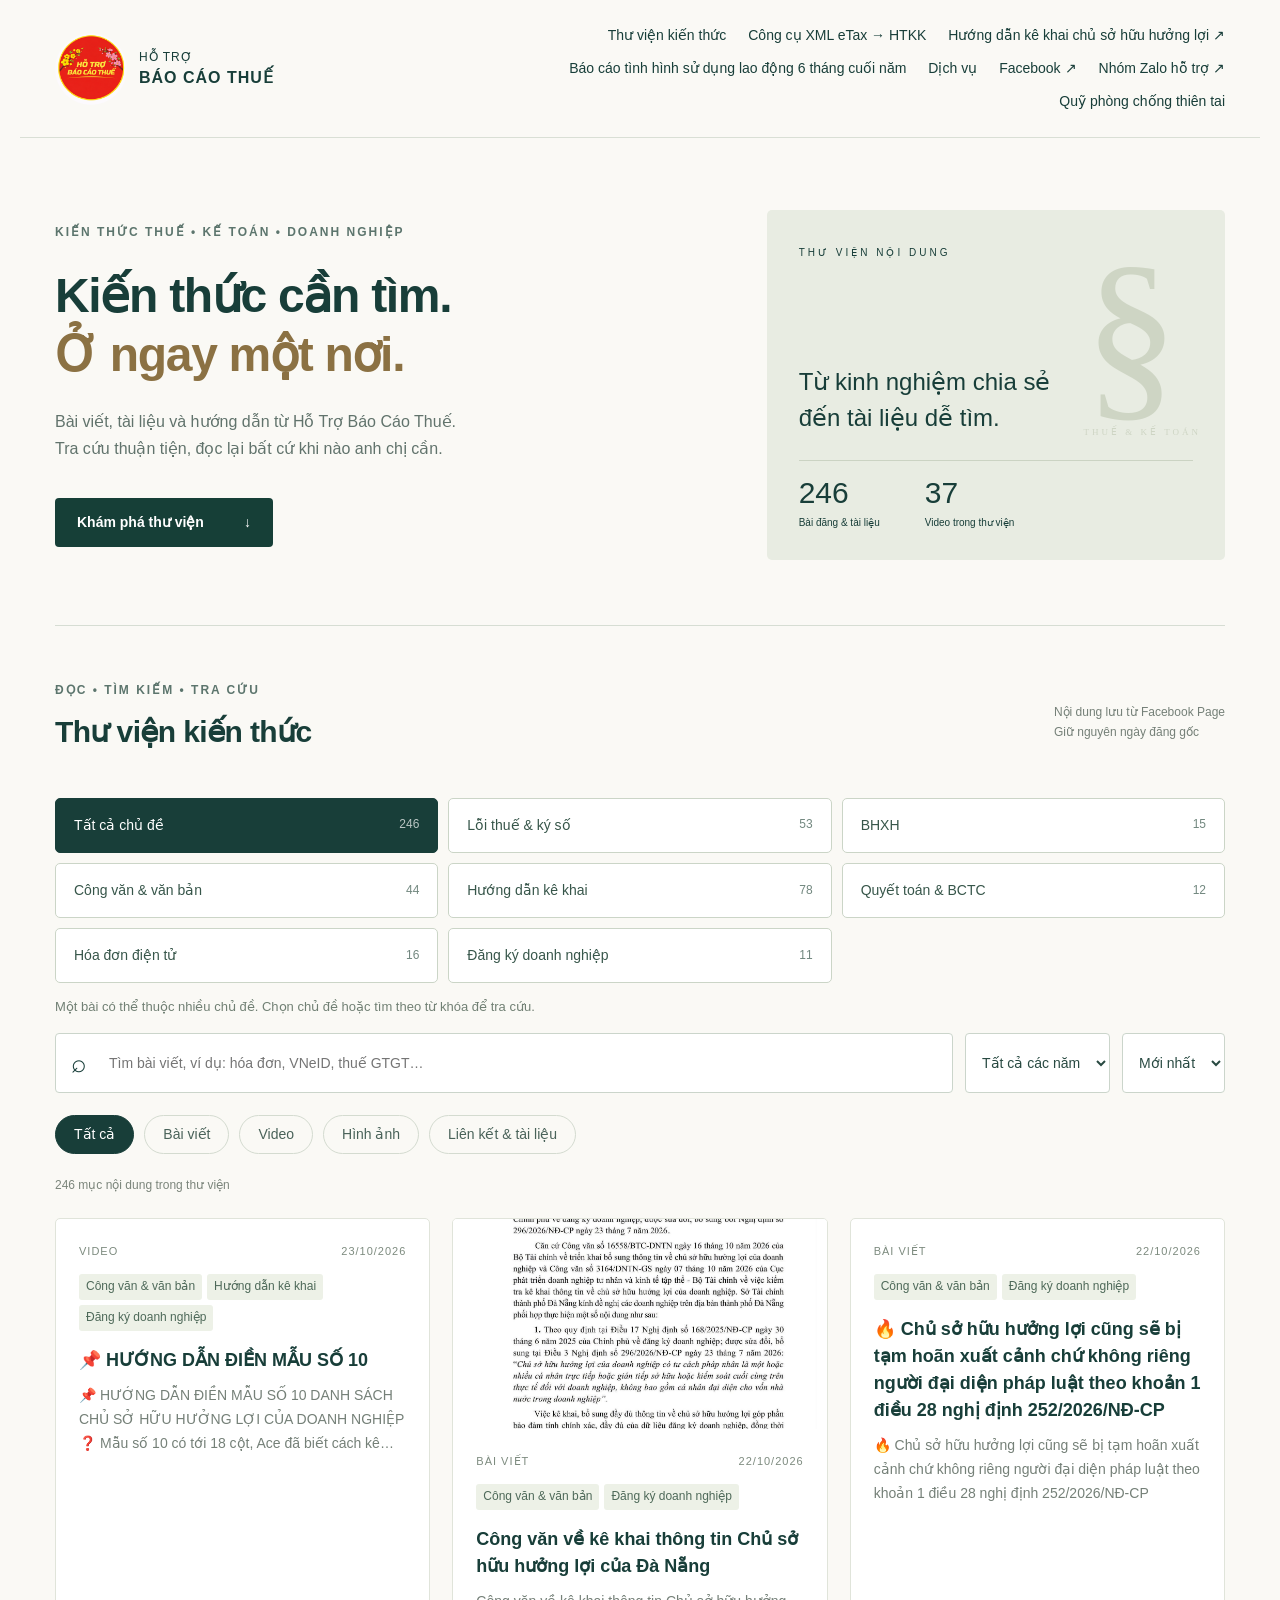
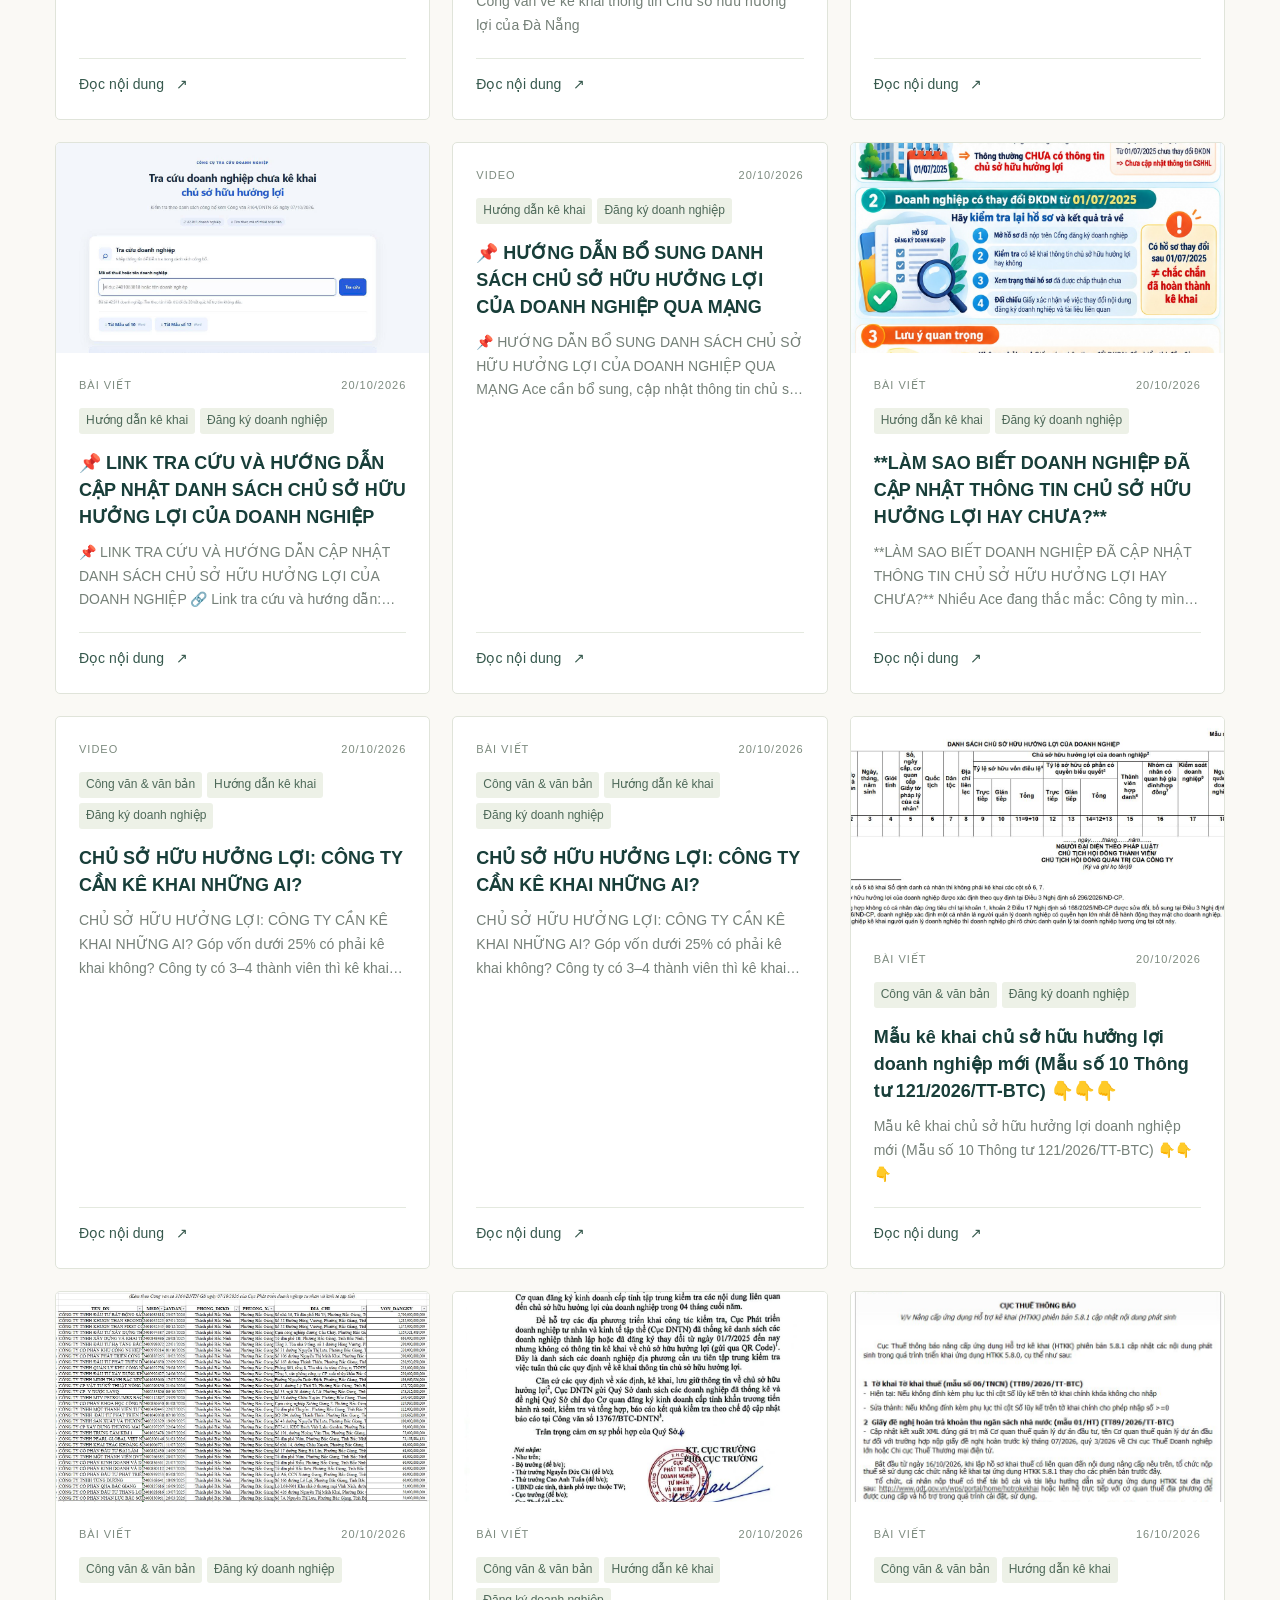
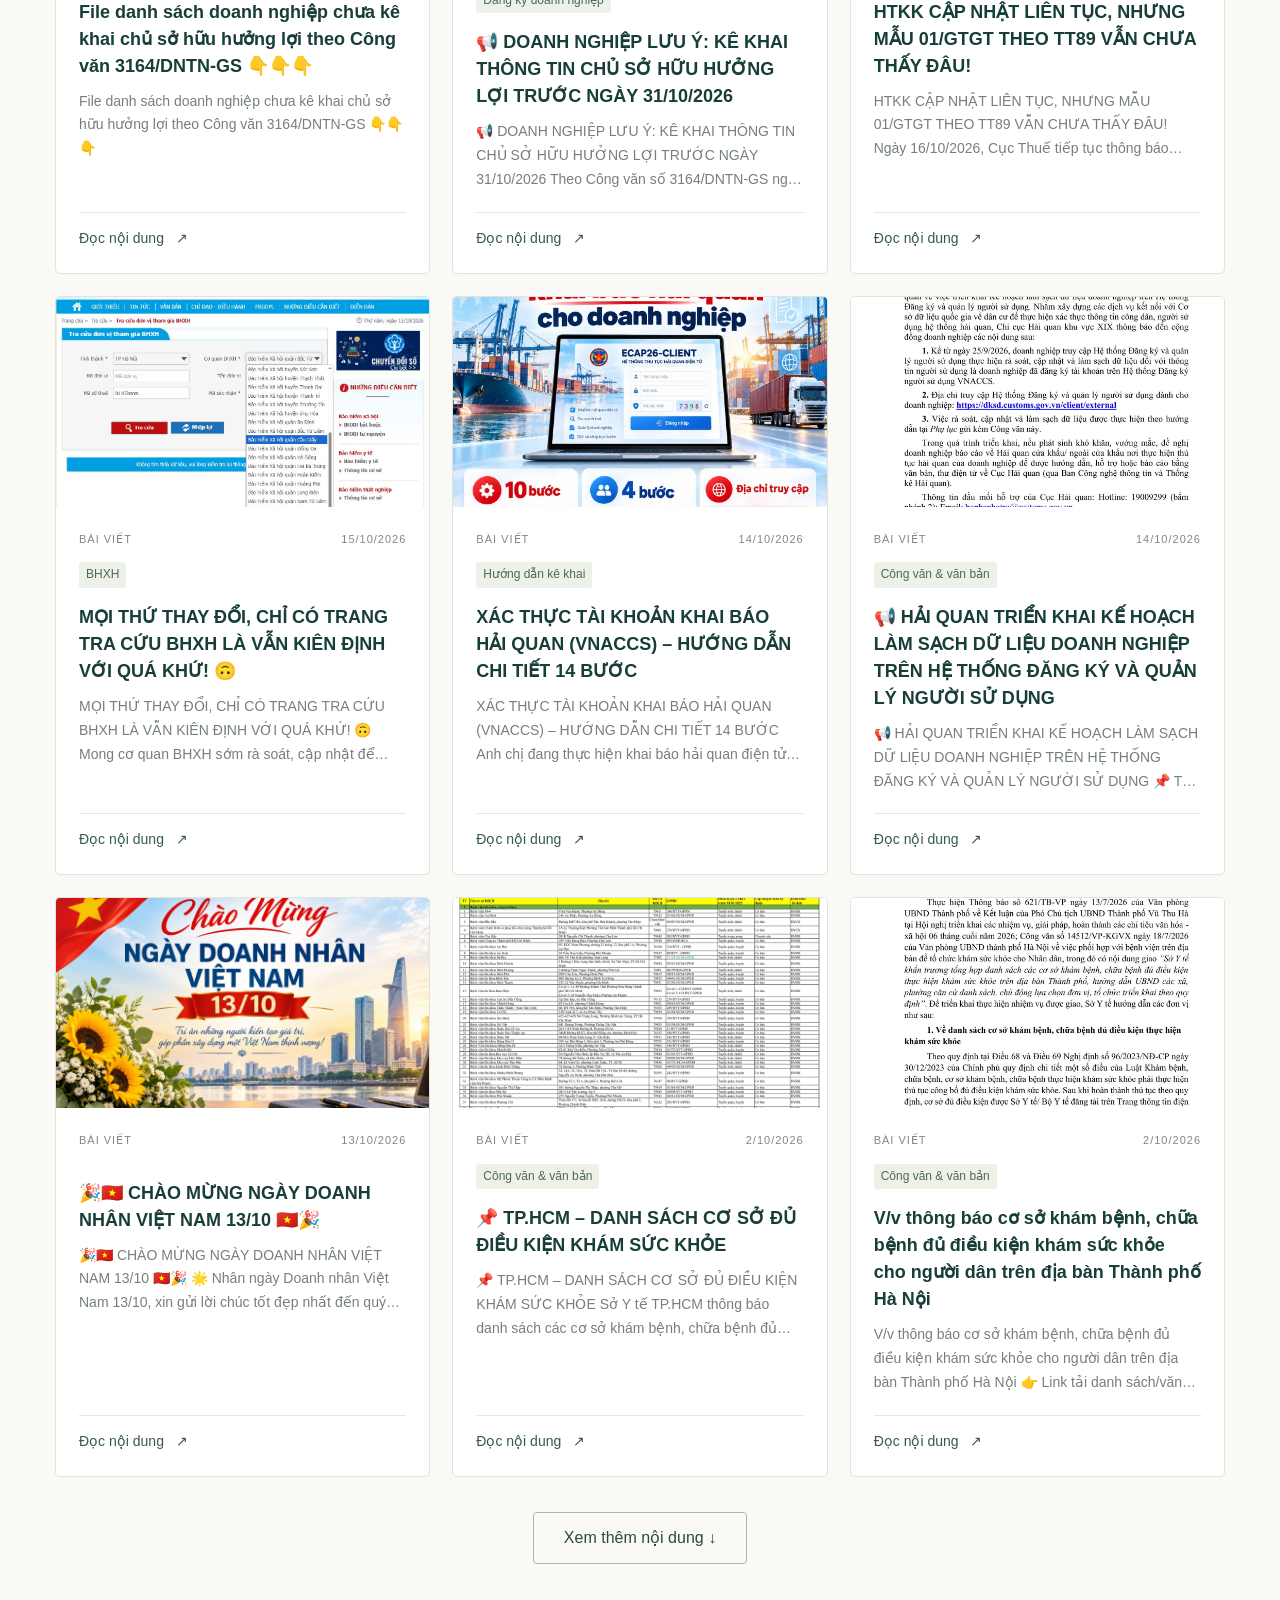
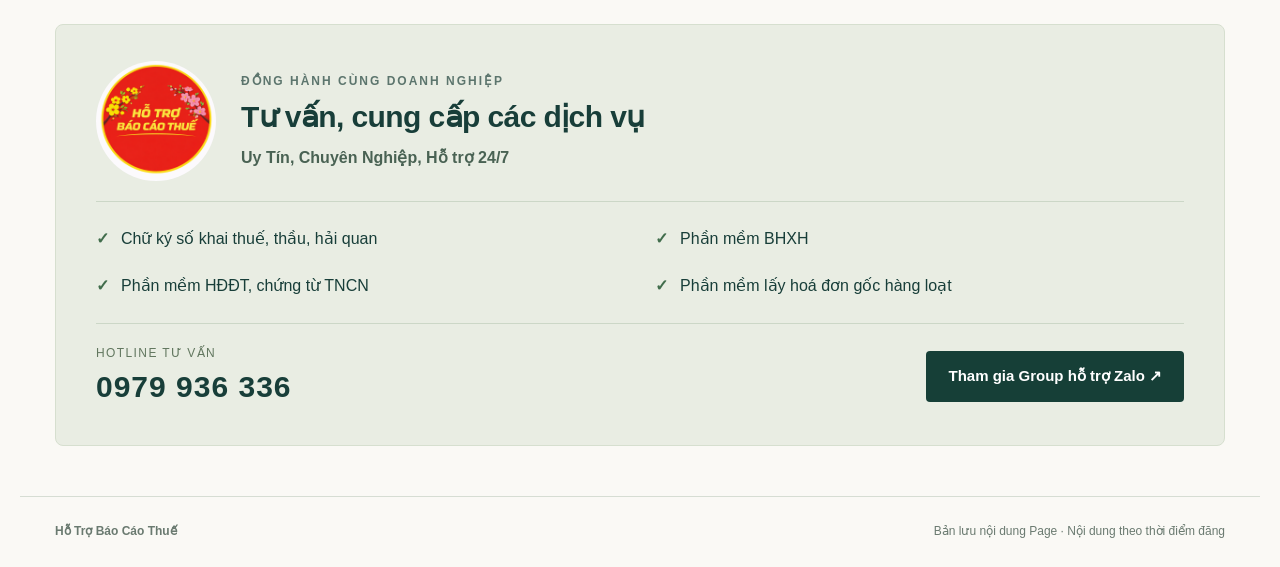
<file: index.html>
<!doctype html><html lang="vi"><meta charset="utf-8"><meta name="viewport" content="width=device-width,initial-scale=1"><title>Hỗ Trợ Báo Cáo Thuế | Thư viện kiến thức</title><meta name="description" content="Tra cứu bài viết, tài liệu, hình ảnh và video từ Page Hỗ Trợ Báo Cáo Thuế."><link rel="stylesheet" href="style.css"><body>
<header class="wide-nav"><a class="brand" href="index.html"><img class="brand-logo" src="assets/logo.png" alt="Logo Hỗ Trợ Báo Cáo Thuế" width="72" height="72"><span>HỖ TRỢ<br><b>BÁO CÁO THUẾ</b></span></a><nav><a href="index.html#library">Thư viện kiến thức</a><a href="xml-etax-htkk.html">Công cụ XML eTax → HTKK</a><a href="https://tra-cuu-cshhl-0979936336.mellow-duck-3403.chatgpt.site/" target="_blank" rel="noopener">Hướng dẫn kê khai chủ sở hữu hưởng lợi ↗</a><a href="bao-cao-su-dung-lao-dong-cuoi-nam-2026.html">Báo cáo tình hình sử dụng lao động 6 tháng cuối năm</a><a href="index.html#services">Dịch vụ</a><a href="https://www.facebook.com/hotrobaocaothue/" target="_blank" rel="noopener">Facebook ↗</a><a href="https://zalo.me/g/bmbdeqkbjrvx1r7o8vfc" target="_blank" rel="noopener">Nhóm Zalo hỗ trợ ↗</a><a href="quy-phong-chong-thien-tai-2026.html">Quỹ phòng chống thiên tai</a></nav></header>
<main><section class="hero"><div><p class="eyebrow">KIẾN THỨC THUẾ • KẾ TOÁN • DOANH NGHIỆP</p><h1>Kiến thức cần tìm.<br><em>Ở ngay một nơi.</em></h1><p class="intro">Bài viết, tài liệu và hướng dẫn từ Hỗ Trợ Báo Cáo Thuế.<br>Tra cứu thuận tiện, đọc lại bất cứ khi nào anh chị cần.</p><a class="cta" href="#library">Khám phá thư viện <span>↓</span></a></div><aside><span class="issue">THƯ VIỆN NỘI DUNG</span><div class="graphic">§<span>THUẾ & KẾ TOÁN</span></div><p>Từ kinh nghiệm chia sẻ<br>đến tài liệu dễ tìm.</p><div class="numbers"><span><b>246</b>Bài đăng & tài liệu</span><span><b>37</b>Video trong thư viện</span></div></aside></section><section id="library"><div class="section-head"><div><p class="eyebrow">ĐỌC • TÌM KIẾM • TRA CỨU</p><h2>Thư viện kiến thức</h2></div><p>Nội dung lưu từ Facebook Page<br>Giữ nguyên ngày đăng gốc</p></div><div id="topics" class="topic-grid" aria-label="Chọn chủ đề"></div><p class="topic-note">Một bài có thể thuộc nhiều chủ đề. Chọn chủ đề hoặc tìm theo từ khóa để tra cứu.</p><div class="tools"><label class="search"><span>⌕</span><input id="search" type="search" placeholder="Tìm bài viết, ví dụ: hóa đơn, VNeID, thuế GTGT…" aria-label="Tìm nội dung"></label><select id="year" aria-label="Năm đăng"><option value="">Tất cả các năm</option></select><select id="sort" aria-label="Sắp xếp"><option value="new">Mới nhất</option><option value="old">Cũ nhất</option></select></div><div class="filters" aria-label="Loại nội dung"><button class="active" data-type="all">Tất cả</button><button data-type="text">Bài viết</button><button data-type="video">Video</button><button data-type="photo">Hình ảnh</button><button data-type="link">Liên kết & tài liệu</button></div><p id="count" role="status"></p><div id="grid" class="grid"></div><button id="more" class="more">Xem thêm nội dung ↓</button></section>
<section id="services" class="services"><div class="service-heading"><img src="assets/logo.png" alt="Hỗ Trợ Báo Cáo Thuế" width="120" height="120"><div><p class="eyebrow">ĐỒNG HÀNH CÙNG DOANH NGHIỆP</p><h2>Tư vấn, cung cấp các dịch vụ</h2><p class="service-promise">Uy Tín, Chuyên Nghiệp, Hỗ trợ 24/7</p></div></div><ul class="service-list"><li><span aria-hidden="true">✓</span> Chữ ký số khai thuế, thầu, hải quan</li><li><span aria-hidden="true">✓</span> Phần mềm BHXH</li><li><span aria-hidden="true">✓</span> Phần mềm HĐĐT, chứng từ TNCN</li><li><span aria-hidden="true">✓</span> Phần mềm lấy hoá đơn gốc hàng loạt</li></ul><div class="service-contact"><a class="hotline" href="tel:0979936336"><span>HOTLINE TƯ VẤN</span><strong>0979 936 336</strong></a><a class="cta" href="https://zalo.me/g/bmbdeqkbjrvx1r7o8vfc" target="_blank" rel="noopener">Tham gia Group hỗ trợ Zalo ↗</a></div></section></main><footer><b>Hỗ Trợ Báo Cáo Thuế</b><span>Bản lưu nội dung Page · Nội dung theo thời điểm đăng</span></footer>
<dialog id="detail"><button id="close" aria-label="Đóng bài viết">✕</button><div id="article"></div></dialog><script src="data.js?v=zalo-20261127"></script><script src="app.js"></script><style>header{gap:24px}header nav{flex-wrap:wrap;justify-content:flex-end;gap:12px 22px;max-width:800px}header nav a{font-size:14px;line-height:1.5}header nav a:hover{text-decoration:underline}header .brand{flex-shrink:0}@media(max-width:700px){header{flex-direction:column;align-items:flex-start}header nav{justify-content:flex-start;gap:10px 18px}header nav a:first-child{display:block}}</style></body></html>
</file>
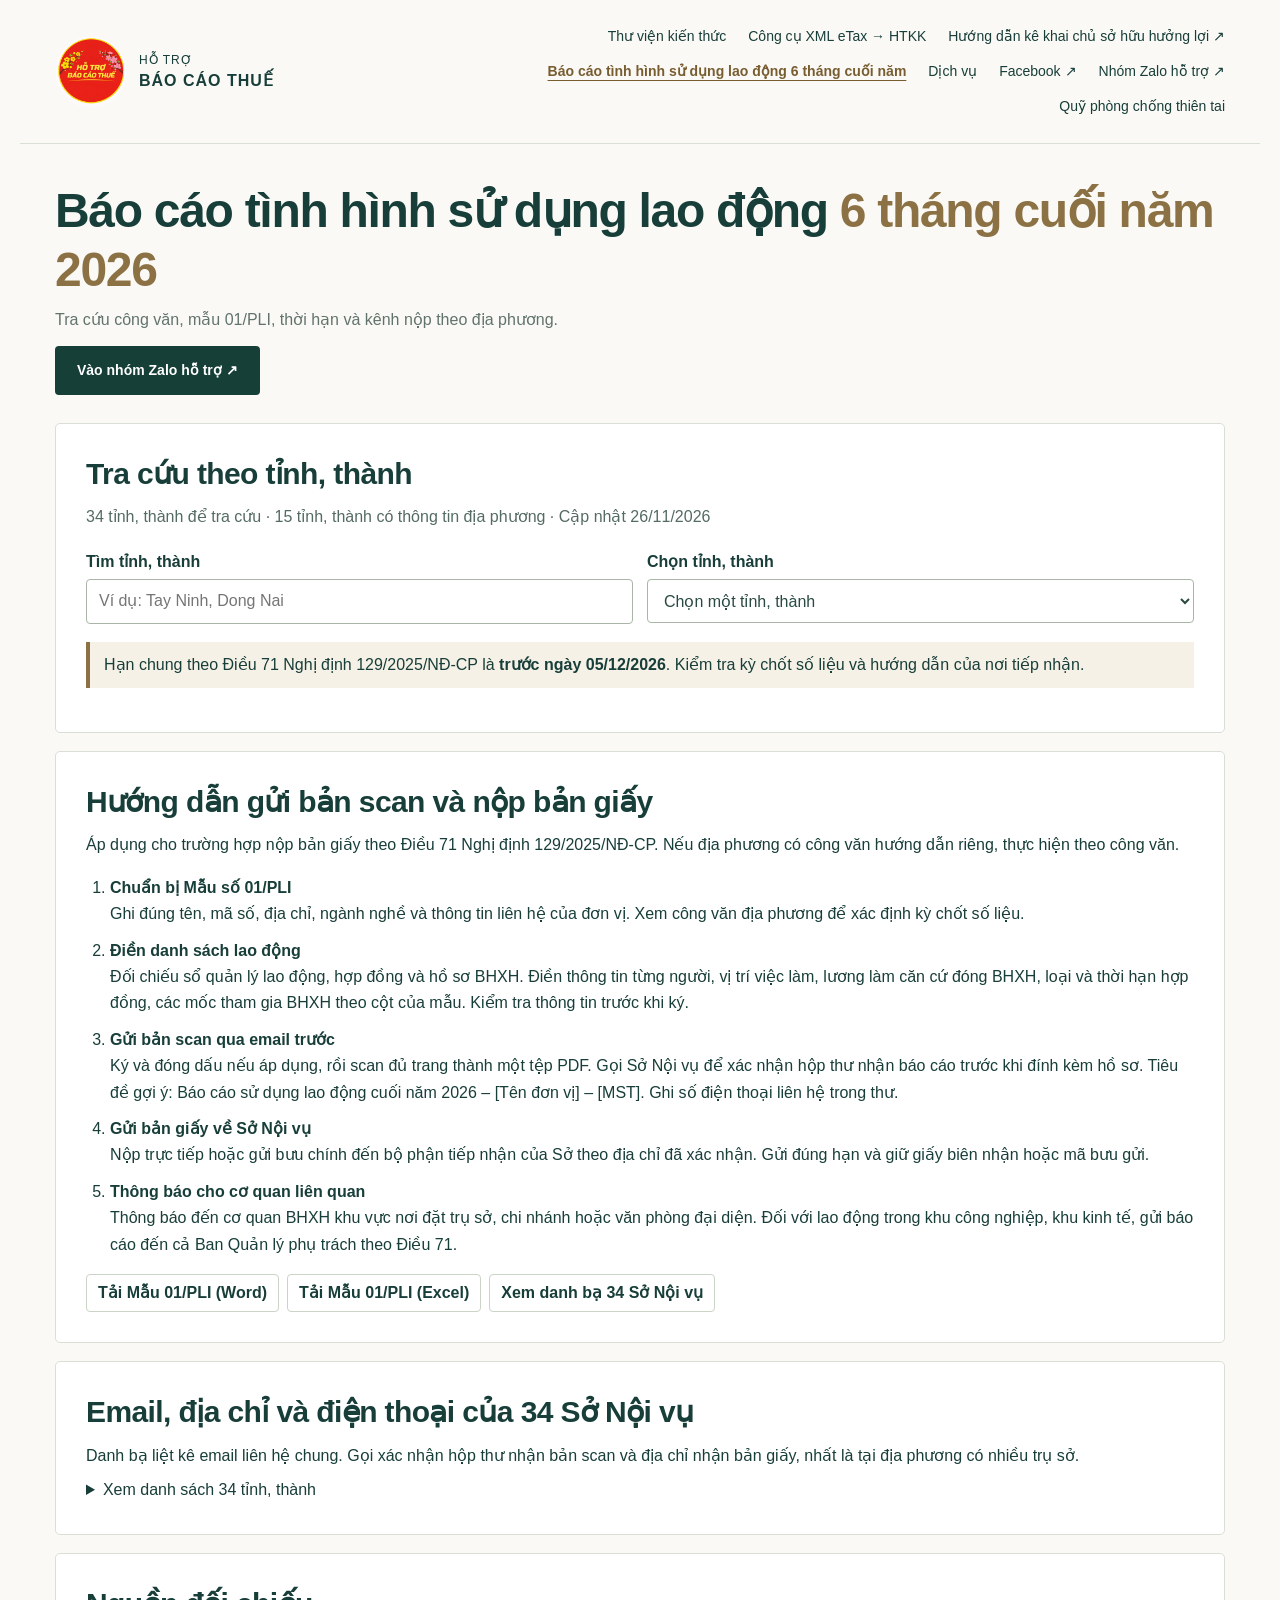
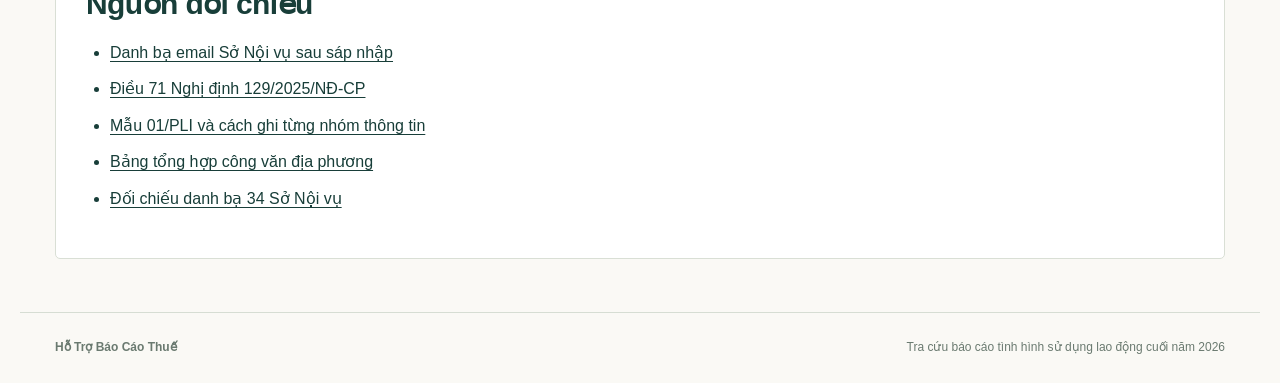
<file: bao-cao-su-dung-lao-dong-cuoi-nam-2026.html>
<!doctype html>
<html lang="vi">
<head>
<meta charset="utf-8">
<meta name="viewport" content="width=device-width,initial-scale=1">
<title>Báo cáo tình hình sử dụng lao động 6 tháng cuối năm 2026 | Hỗ Trợ Báo Cáo Thuế</title>
<meta name="description" content="Tra cứu công văn, mẫu 01/PLI, thời hạn và cách nộp báo cáo tình hình sử dụng lao động cuối năm 2026 tại 34 tỉnh, thành.">
<link rel="stylesheet" href="style.css">
<link rel="stylesheet" href="tra-cuu-bao-cao.css">
<script src="bao-cao-su-dung-lao-dong-cuoi-nam-2026-data.js?v=labor-20261128-dong-nai-source" defer></script>
<script src="bao-cao-su-dung-lao-dong-cuoi-nam-2026.js?v=labor-20261126-source-links" defer></script>
</head>
<body class="tet-page">
<header>
  <a class="brand" href="index.html"><img class="brand-logo" src="assets/logo.png" alt="Logo Hỗ Trợ Báo Cáo Thuế" width="72" height="72"><span>HỖ TRỢ<br><b>BÁO CÁO THUẾ</b></span></a>
  <nav>
    <a href="index.html#library">Thư viện kiến thức</a>
    <a href="xml-etax-htkk.html">Công cụ XML eTax → HTKK</a>
    <a href="https://tra-cuu-cshhl-0979936336.mellow-duck-3403.chatgpt.site/" target="_blank" rel="noopener">Hướng dẫn kê khai chủ sở hữu hưởng lợi ↗</a>

    <a href="bao-cao-su-dung-lao-dong-cuoi-nam-2026.html" aria-current="page">Báo cáo tình hình sử dụng lao động 6 tháng cuối năm</a>
    <a href="index.html#services">Dịch vụ</a>
    <a href="https://www.facebook.com/hotrobaocaothue/" target="_blank" rel="noopener">Facebook ↗</a>
    <a href="https://zalo.me/g/bmbdeqkbjrvx1r7o8vfc" target="_blank" rel="noopener">Nhóm Zalo hỗ trợ ↗</a>
  <a href="quy-phong-chong-thien-tai-2026.html">Quỹ phòng chống thiên tai</a></nav>
</header>
<main class="tet-report">
  <section class="tet-intro" aria-labelledby="labor-title">
    <div>
      <h1 id="labor-title">Báo cáo tình hình sử dụng lao động <em>6 tháng cuối năm 2026</em></h1>
      <p class="intro">Tra cứu công văn, mẫu 01/PLI, thời hạn và kênh nộp theo địa phương.</p>
    </div>
    <a class="cta" href="https://zalo.me/g/bmbdeqkbjrvx1r7o8vfc" target="_blank" rel="noopener noreferrer">Vào nhóm Zalo hỗ trợ ↗</a>
  </section>
  <section aria-labelledby="lookup">
    <h2 id="lookup">Tra cứu theo tỉnh, thành</h2>
    <p class="muted" id="coverage"></p>
    <div class="pick">
      <div><label for="filter">Tìm tỉnh, thành</label><input id="filter" type="search" placeholder="Ví dụ: Tay Ninh, Dong Nai" autocomplete="off" aria-controls="province"></div>
      <div><label for="province">Chọn tỉnh, thành</label><select id="province" aria-controls="result"></select></div>
    </div>
    <p id="match" class="muted" role="status"></p>
    <p class="notice">Hạn chung theo Điều 71 Nghị định 129/2025/NĐ-CP là <strong>trước ngày 05/12/2026</strong>. Kiểm tra kỳ chốt số liệu và hướng dẫn của nơi tiếp nhận.</p>
    <div id="result" aria-live="polite"></div>
    <noscript>Bật JavaScript để tra cứu tỉnh, thành. Hướng dẫn chung và mẫu vẫn có ở bên dưới.</noscript>
  </section>
  <section aria-labelledby="guide">
    <h2 id="guide">Hướng dẫn gửi bản scan và nộp bản giấy</h2>
    <p>Áp dụng cho trường hợp nộp bản giấy theo Điều 71 Nghị định 129/2025/NĐ-CP. Nếu địa phương có công văn hướng dẫn riêng, thực hiện theo công văn.</p>
    <ol>
      <li><strong class="step">Chuẩn bị Mẫu số 01/PLI</strong>Ghi đúng tên, mã số, địa chỉ, ngành nghề và thông tin liên hệ của đơn vị. Xem công văn địa phương để xác định kỳ chốt số liệu.</li>
      <li><strong class="step">Điền danh sách lao động</strong>Đối chiếu sổ quản lý lao động, hợp đồng và hồ sơ BHXH. Điền thông tin từng người, vị trí việc làm, lương làm căn cứ đóng BHXH, loại và thời hạn hợp đồng, các mốc tham gia BHXH theo cột của mẫu. Kiểm tra thông tin trước khi ký.</li>
      <li><strong class="step">Gửi bản scan qua email trước</strong>Ký và đóng dấu nếu áp dụng, rồi scan đủ trang thành một tệp PDF. Gọi Sở Nội vụ để xác nhận hộp thư nhận báo cáo trước khi đính kèm hồ sơ. Tiêu đề gợi ý: Báo cáo sử dụng lao động cuối năm 2026 – [Tên đơn vị] – [MST]. Ghi số điện thoại liên hệ trong thư.</li>
      <li><strong class="step">Gửi bản giấy về Sở Nội vụ</strong>Nộp trực tiếp hoặc gửi bưu chính đến bộ phận tiếp nhận của Sở theo địa chỉ đã xác nhận. Gửi đúng hạn và giữ giấy biên nhận hoặc mã bưu gửi.</li>
      <li><strong class="step">Thông báo cho cơ quan liên quan</strong>Thông báo đến cơ quan BHXH khu vực nơi đặt trụ sở, chi nhánh hoặc văn phòng đại diện. Đối với lao động trong khu công nghiệp, khu kinh tế, gửi báo cáo đến cả Ban Quản lý phụ trách theo Điều 71.</li>
    </ol>
    <div class="links">
      <a href="https://cdn.thuvienphapluat.vn/phap-luat/2022-2/BDHQ/061126/mau-so-01-pli-bao-cao-tinh-hinh-su-dung-lao-dong-cuoi-nam-2026.doc" target="_blank" rel="noopener noreferrer">Tải Mẫu 01/PLI (Word)</a>
      <a href="https://cdn.thuvienphapluat.vn/phap-luat/2022-2/BDHQ/061126/mau-so-01-pli-bao-cao-tinh-hinh-su-dung-lao-dong-cuoi-nam-2026.xlsx" target="_blank" rel="noopener noreferrer">Tải Mẫu 01/PLI (Excel)</a>
      <a href="#danh-ba">Xem danh bạ 34 Sở Nội vụ</a>
    </div>
  </section>
  <section aria-labelledby="danh-ba">
    <h2 id="danh-ba">Email, địa chỉ và điện thoại của 34 Sở Nội vụ</h2>
    <p>Danh bạ liệt kê email liên hệ chung. Gọi xác nhận hộp thư nhận bản scan và địa chỉ nhận bản giấy, nhất là tại địa phương có nhiều trụ sở.</p>
    <details>
      <summary>Xem danh sách 34 tỉnh, thành</summary>
      <div class="pick" id="labor-directory-list"></div>
    </details>
  </section>
  <section aria-labelledby="sources">
    <h2 id="sources">Nguồn đối chiếu</h2>
    <ul id="source-list">
      <li><a href="https://baothanhhoa.vn/thong-tin-lien-he-so-noi-vu-34-tinh-thanh-sau-sap-nhap-270101.htm" target="_blank" rel="noopener noreferrer">Danh bạ email Sở Nội vụ sau sáp nhập</a></li>
      <li><a href="https://vanban.chinhphu.vn/?docid=213920&pageid=27160" target="_blank" rel="noopener noreferrer">Điều 71 Nghị định 129/2025/NĐ-CP</a></li>
      <li><a href="https://thuvienphapluat.vn/phap-luat/tai-mau-so-01pli-bao-cao-tinh-hinh-su-dung-lao-dong-cuoi-nam-2026-file-word-excel-o-dau-cach-dien-m-299196.html" target="_blank" rel="noopener noreferrer">Mẫu 01/PLI và cách ghi từng nhóm thông tin</a></li>
      <li><a href="https://thuvienphapluat.vn/lao-dong-tien-luong/bang-tong-hop-cong-van-nop-bao-cao-tinh-hinh-su-dung-lao-dong-6-thang-cuoi-nam-2026-o-34-tinhthanh-68385.html" target="_blank" rel="noopener noreferrer">Bảng tổng hợp công văn địa phương</a></li>
      <li><a href="https://thuvienphapluat.vn/lao-dong-tien-luong/thong-tin-lien-he-34-so-noi-vu-ho-tro-bao-cao-tien-luong-thuong-tet-bao-cao-tinh-hinh-su-dung-lao-d-68478.html" target="_blank" rel="noopener noreferrer">Đối chiếu danh bạ 34 Sở Nội vụ</a></li>
    </ul>
  </section>
</main>
<footer><b>Hỗ Trợ Báo Cáo Thuế</b><span>Tra cứu báo cáo tình hình sử dụng lao động cuối năm 2026</span></footer>
</body>
</html>
</file>
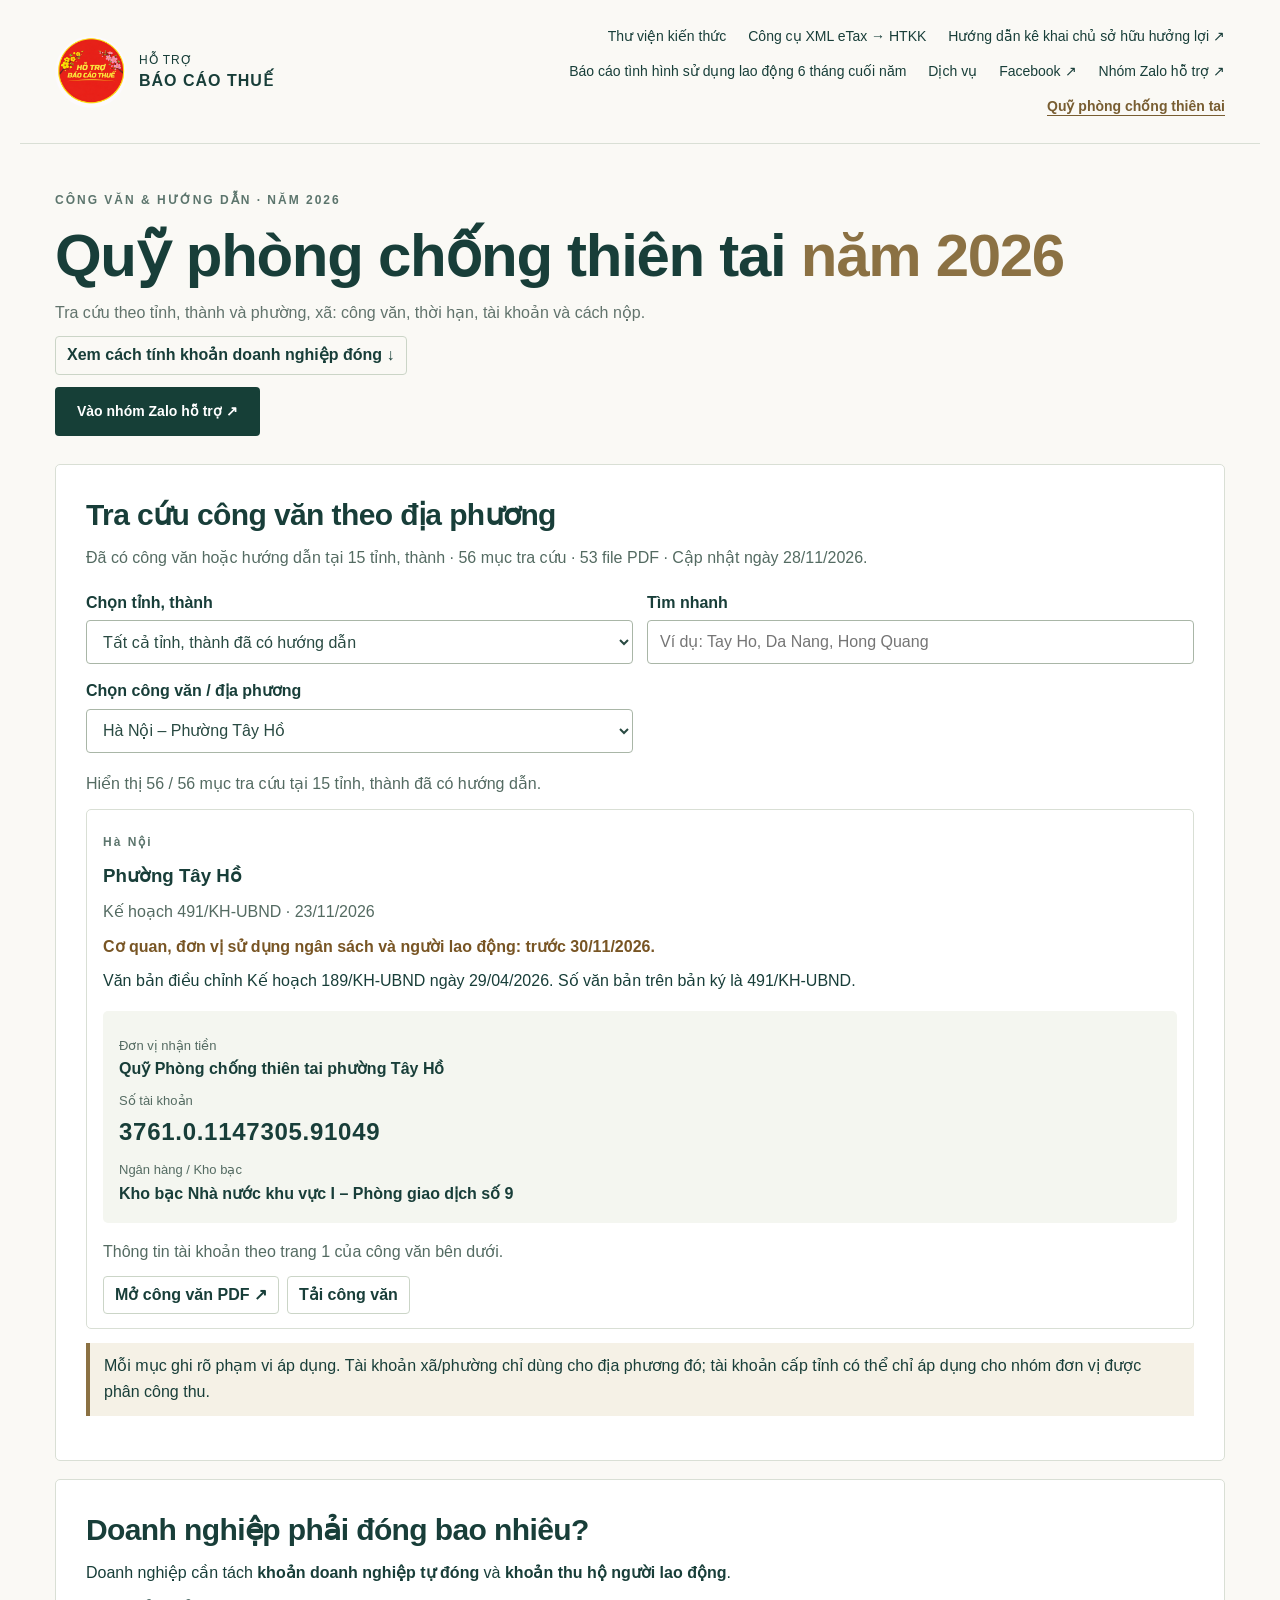
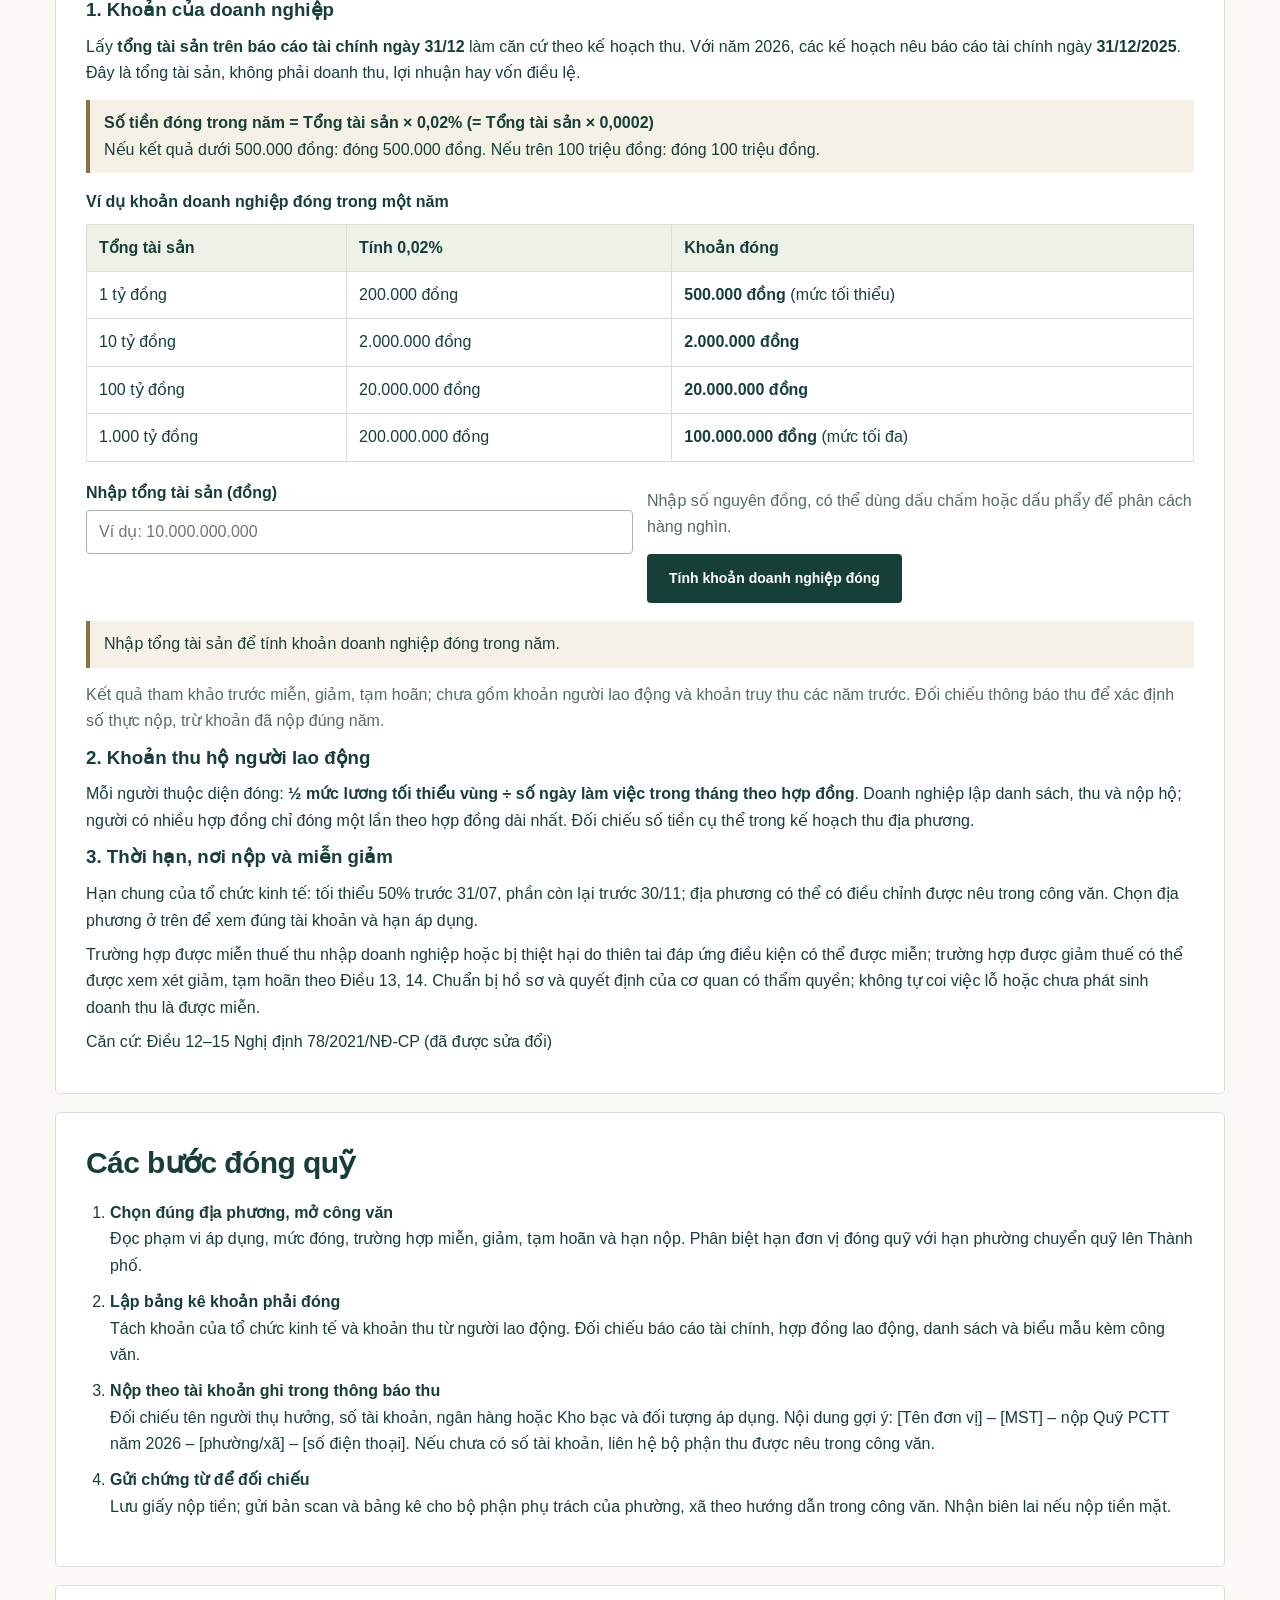
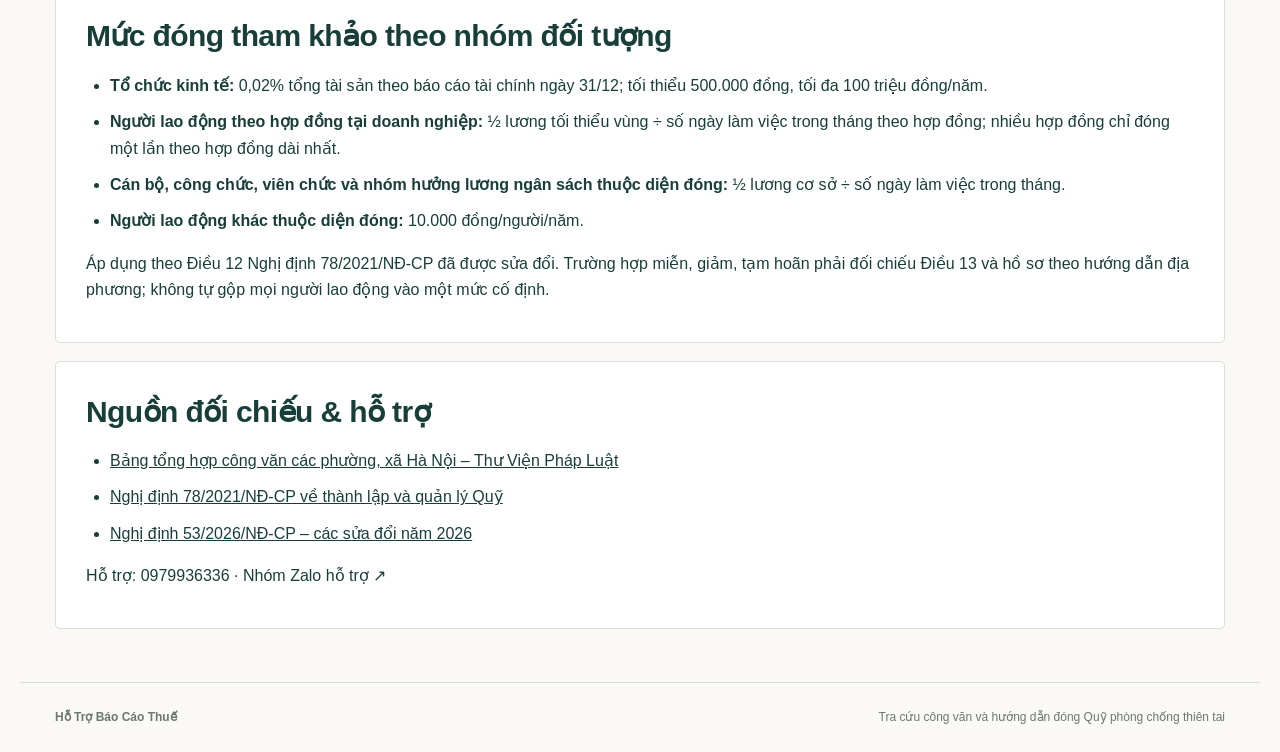
<file: quy-phong-chong-thien-tai-2026.html>
<!doctype html>
<html lang="vi"><head><meta charset="utf-8"><meta name="viewport" content="width=device-width,initial-scale=1">
<title>Quỹ phòng chống thiên tai 2026 | Hỗ Trợ Báo Cáo Thuế</title>
<meta name="description" content="Tra cứu công văn, tài khoản, thời hạn và hướng dẫn đóng Quỹ phòng chống thiên tai năm 2026 theo tỉnh, thành và phường, xã.">
<link rel="stylesheet" href="style.css"><link rel="stylesheet" href="tra-cuu-bao-cao.css">
<script src="quy-phong-chong-thien-tai-2026-data.js?v=20261128-drive-doc-review" defer></script><script src="quy-phong-chong-thien-tai-2026.js?v=20261128-drive-doc-review" defer></script>
<style>.pctt-account{background:#f4f6f0;padding:16px;border-radius:5px;overflow-wrap:anywhere}.pctt-account dt{font-size:13px;color:#546b62;margin-top:8px}.pctt-account dd{margin:0;font-weight:600}.pctt-account .account-number{font-size:24px;letter-spacing:.03em}.tet-report h1{font-size:clamp(36px,5vw,60px)}.tet-report li a{text-decoration:underline}@media print{nav,.cta,.pick{display:none}.tet-report>section{break-inside:avoid}a{overflow-wrap:anywhere}}.pctt-table{overflow-x:auto;margin:16px 0}.pctt-table table{width:100%;border-collapse:collapse;text-align:left}.pctt-table th,.pctt-table td{border:1px solid #d9dfd5;padding:10px 12px}.pctt-table th{background:#edf1e7}.pctt-table caption{text-align:left;font-weight:600;padding-bottom:8px}#business-calculator button{border:0;cursor:pointer}#business-calculator .cta{margin-top:6px}.pctt-table strong{white-space:nowrap}</style>
</head><body class="tet-page"><header><a class="brand" href="index.html"><img class="brand-logo" src="assets/logo.png" alt="Logo Hỗ Trợ Báo Cáo Thuế" width="72" height="72"><span>HỖ TRỢ<br><b>BÁO CÁO THUẾ</b></span></a><nav>
    <a href="index.html#library">Thư viện kiến thức</a>
    <a href="xml-etax-htkk.html">Công cụ XML eTax → HTKK</a>
    <a href="https://tra-cuu-cshhl-0979936336.mellow-duck-3403.chatgpt.site/" target="_blank" rel="noopener">Hướng dẫn kê khai chủ sở hữu hưởng lợi ↗</a>

    <a href="bao-cao-su-dung-lao-dong-cuoi-nam-2026.html">Báo cáo tình hình sử dụng lao động 6 tháng cuối năm</a>
    <a href="index.html#services">Dịch vụ</a>
    <a href="https://www.facebook.com/hotrobaocaothue/" target="_blank" rel="noopener">Facebook ↗</a>
    <a href="https://zalo.me/g/bmbdeqkbjrvx1r7o8vfc" target="_blank" rel="noopener">Nhóm Zalo hỗ trợ ↗</a>
  <a href="quy-phong-chong-thien-tai-2026.html" aria-current="page">Quỹ phòng chống thiên tai</a></nav></header><main class="tet-report">
<section class="tet-intro"><div><p class="eyebrow">CÔNG VĂN &amp; HƯỚNG DẪN · NĂM 2026</p><h1>Quỹ phòng chống thiên tai <em>năm 2026</em></h1><p class="intro">Tra cứu theo tỉnh, thành và phường, xã: công văn, thời hạn, tài khoản và cách nộp.</p><div class="links"><a href="#business-calc">Xem cách tính khoản doanh nghiệp đóng ↓</a></div></div><a class="cta" href="https://zalo.me/g/bmbdeqkbjrvx1r7o8vfc" target="_blank" rel="noopener noreferrer">Vào nhóm Zalo hỗ trợ ↗</a></section>
<section aria-labelledby="lookup"><h2 id="lookup">Tra cứu công văn theo địa phương</h2><p class="muted">Đã có công văn hoặc hướng dẫn tại 15 tỉnh, thành · 56 mục tra cứu · 53 file PDF · Cập nhật ngày 28/11/2026.</p>
<div class="pick"><div><label for="province">Chọn tỉnh, thành</label><select id="province" aria-controls="ward"></select></div><div><label for="filter">Tìm nhanh</label><input type="search" id="filter" placeholder="Ví dụ: Tay Ho, Da Nang, Hong Quang" autocomplete="off" aria-controls="ward"></div><div><label for="ward">Chọn công văn / địa phương</label><select id="ward" aria-controls="result"></select></div></div><p id="match" role="status" class="muted"></p><div id="result" aria-live="polite"></div><p class="notice">Mỗi mục ghi rõ phạm vi áp dụng. Tài khoản xã/phường chỉ dùng cho địa phương đó; tài khoản cấp tỉnh có thể chỉ áp dụng cho nhóm đơn vị được phân công thu.</p><noscript>Bật JavaScript để tìm kiếm địa phương và mở công văn tương ứng.</noscript></section>
<section aria-labelledby="business-calc"><h2 id="business-calc">Doanh nghiệp phải đóng bao nhiêu?</h2>
<p>Doanh nghiệp cần tách <strong>khoản doanh nghiệp tự đóng</strong> và <strong>khoản thu hộ người lao động</strong>.</p>
<h3>1. Khoản của doanh nghiệp</h3><p>Lấy <strong>tổng tài sản trên báo cáo tài chính ngày 31/12</strong> làm căn cứ theo kế hoạch thu. Với năm 2026, các kế hoạch nêu báo cáo tài chính ngày <strong>31/12/2025</strong>. Đây là tổng tài sản, không phải doanh thu, lợi nhuận hay vốn điều lệ.</p>
<p class="notice"><strong>Số tiền đóng trong năm = Tổng tài sản × 0,02% (= Tổng tài sản × 0,0002)</strong><br>Nếu kết quả dưới 500.000 đồng: đóng 500.000 đồng. Nếu trên 100 triệu đồng: đóng 100 triệu đồng.</p>
<div class="pctt-table"><table><caption>Ví dụ khoản doanh nghiệp đóng trong một năm</caption><thead><tr><th scope="col">Tổng tài sản</th><th scope="col">Tính 0,02%</th><th scope="col">Khoản đóng</th></tr></thead><tbody><tr><td>1 tỷ đồng</td><td>200.000 đồng</td><td><strong>500.000 đồng</strong> (mức tối thiểu)</td></tr><tr><td>10 tỷ đồng</td><td>2.000.000 đồng</td><td><strong>2.000.000 đồng</strong></td></tr><tr><td>100 tỷ đồng</td><td>20.000.000 đồng</td><td><strong>20.000.000 đồng</strong></td></tr><tr><td>1.000 tỷ đồng</td><td>200.000.000 đồng</td><td><strong>100.000.000 đồng</strong> (mức tối đa)</td></tr></tbody></table></div>
<form id="business-calculator" novalidate><div class="pick"><div><label for="total-assets">Nhập tổng tài sản (đồng)</label><input id="total-assets" type="text" inputmode="numeric" autocomplete="off" placeholder="Ví dụ: 10.000.000.000" aria-describedby="asset-help" aria-controls="calc-result"></div><div><p id="asset-help" class="muted">Nhập số nguyên đồng, có thể dùng dấu chấm hoặc dấu phẩy để phân cách hàng nghìn.</p><button type="submit" class="cta">Tính khoản doanh nghiệp đóng</button></div></div><p id="calc-result" class="notice" role="status">Nhập tổng tài sản để tính khoản doanh nghiệp đóng trong năm.</p></form>
<p class="muted">Kết quả tham khảo trước miễn, giảm, tạm hoãn; chưa gồm khoản người lao động và khoản truy thu các năm trước. Đối chiếu thông báo thu để xác định số thực nộp, trừ khoản đã nộp đúng năm.</p>
<h3>2. Khoản thu hộ người lao động</h3><p>Mỗi người thuộc diện đóng: <strong>½ mức lương tối thiểu vùng ÷ số ngày làm việc trong tháng theo hợp đồng</strong>. Doanh nghiệp lập danh sách, thu và nộp hộ; người có nhiều hợp đồng chỉ đóng một lần theo hợp đồng dài nhất. Đối chiếu số tiền cụ thể trong kế hoạch thu địa phương.</p>
<h3>3. Thời hạn, nơi nộp và miễn giảm</h3><p>Hạn chung của tổ chức kinh tế: tối thiểu 50% trước 31/07, phần còn lại trước 30/11; địa phương có thể có điều chỉnh được nêu trong công văn. Chọn địa phương ở trên để xem đúng tài khoản và hạn áp dụng.</p><p>Trường hợp được miễn thuế thu nhập doanh nghiệp hoặc bị thiệt hại do thiên tai đáp ứng điều kiện có thể được miễn; trường hợp được giảm thuế có thể được xem xét giảm, tạm hoãn theo Điều 13, 14. Chuẩn bị hồ sơ và quyết định của cơ quan có thẩm quyền; không tự coi việc lỗ hoặc chưa phát sinh doanh thu là được miễn.</p>
<p><a href="https://vanban.chinhphu.vn/?docid=203789&amp;pageid=27160" target="_blank" rel="noopener noreferrer">Căn cứ: Điều 12–15 Nghị định 78/2021/NĐ-CP (đã được sửa đổi)</a></p></section>
<section aria-labelledby="guide"><h2 id="guide">Các bước đóng quỹ</h2><ol>
<li><strong class="step">Chọn đúng địa phương, mở công văn</strong>Đọc phạm vi áp dụng, mức đóng, trường hợp miễn, giảm, tạm hoãn và hạn nộp. Phân biệt hạn đơn vị đóng quỹ với hạn phường chuyển quỹ lên Thành phố.</li>
<li><strong class="step">Lập bảng kê khoản phải đóng</strong>Tách khoản của tổ chức kinh tế và khoản thu từ người lao động. Đối chiếu báo cáo tài chính, hợp đồng lao động, danh sách và biểu mẫu kèm công văn.</li>
<li><strong class="step">Nộp theo tài khoản ghi trong thông báo thu</strong>Đối chiếu tên người thụ hưởng, số tài khoản, ngân hàng hoặc Kho bạc và đối tượng áp dụng. Nội dung gợi ý: [Tên đơn vị] – [MST] – nộp Quỹ PCTT năm 2026 – [phường/xã] – [số điện thoại]. Nếu chưa có số tài khoản, liên hệ bộ phận thu được nêu trong công văn.</li>
<li><strong class="step">Gửi chứng từ để đối chiếu</strong>Lưu giấy nộp tiền; gửi bản scan và bảng kê cho bộ phận phụ trách của phường, xã theo hướng dẫn trong công văn. Nhận biên lai nếu nộp tiền mặt.</li></ol></section>
<section aria-labelledby="rates"><h2 id="rates">Mức đóng tham khảo theo nhóm đối tượng</h2><ul>
<li><strong>Tổ chức kinh tế:</strong> 0,02% tổng tài sản theo báo cáo tài chính ngày 31/12; tối thiểu 500.000 đồng, tối đa 100 triệu đồng/năm.</li>
<li><strong>Người lao động theo hợp đồng tại doanh nghiệp:</strong> ½ lương tối thiểu vùng ÷ số ngày làm việc trong tháng theo hợp đồng; nhiều hợp đồng chỉ đóng một lần theo hợp đồng dài nhất.</li>
<li><strong>Cán bộ, công chức, viên chức và nhóm hưởng lương ngân sách thuộc diện đóng:</strong> ½ lương cơ sở ÷ số ngày làm việc trong tháng.</li>
<li><strong>Người lao động khác thuộc diện đóng:</strong> 10.000 đồng/người/năm.</li></ul><p>Áp dụng theo Điều 12 Nghị định 78/2021/NĐ-CP đã được sửa đổi. Trường hợp miễn, giảm, tạm hoãn phải đối chiếu Điều 13 và hồ sơ theo hướng dẫn địa phương; không tự gộp mọi người lao động vào một mức cố định.</p></section>
<section aria-labelledby="sources"><h2 id="sources">Nguồn đối chiếu &amp; hỗ trợ</h2><ul>
<li><a href="https://thuvienphapluat.vn/phap-luat/ho-tro-phap-luat/tong-hop-cong-van-nop-quy-phong-chong-thien-tai-ha-noi-2026-cac-phuong-xa-chi-tiet-nhu-the-nao-303111.html" target="_blank" rel="noopener noreferrer">Bảng tổng hợp công văn các phường, xã Hà Nội – Thư Viện Pháp Luật</a></li>
<li><a href="https://vanban.chinhphu.vn/?docid=203789&amp;pageid=27160" target="_blank" rel="noopener noreferrer">Nghị định 78/2021/NĐ-CP về thành lập và quản lý Quỹ</a></li>
<li><a href="https://congbaocdn.chinhphu.vn/180507251028987904/2026/2/26/53signed-17720683530781343090324.pdf" target="_blank" rel="noopener noreferrer">Nghị định 53/2026/NĐ-CP – các sửa đổi năm 2026</a></li></ul><p>Hỗ trợ: <a href="tel:0979936336">0979936336</a> · <a href="https://zalo.me/g/bmbdeqkbjrvx1r7o8vfc" target="_blank" rel="noopener noreferrer">Nhóm Zalo hỗ trợ ↗</a></p></section>
</main><footer><b>Hỗ Trợ Báo Cáo Thuế</b><span>Tra cứu công văn và hướng dẫn đóng Quỹ phòng chống thiên tai</span></footer></body></html>
</file>
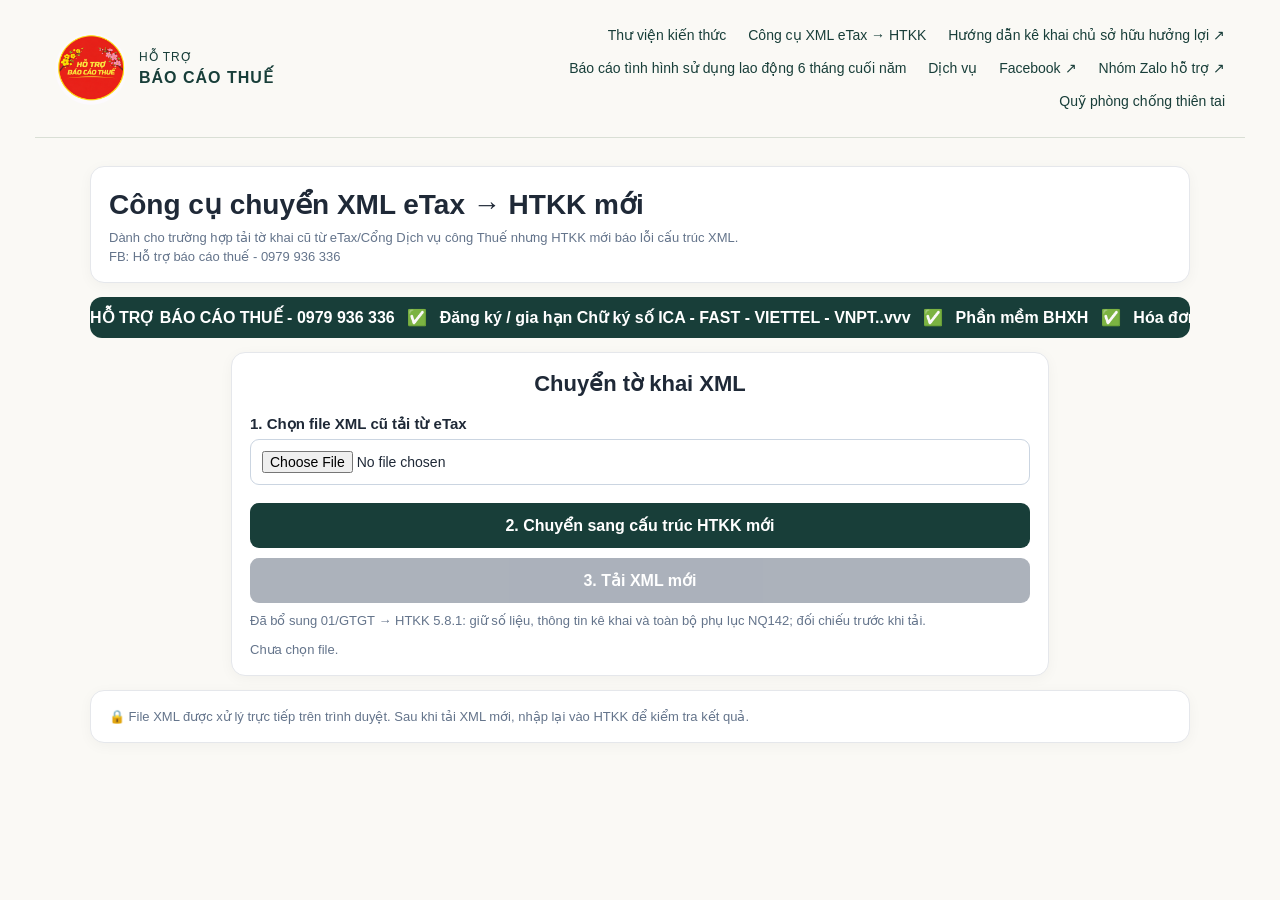
<file: xml-etax-htkk.html>
<!doctype html>
<html lang="vi">
<head>
<meta charset="utf-8">
<meta name="viewport" content="width=device-width,initial-scale=1">
<title>Công cụ chuyển XML eTax sang HTKK mới | Hỗ trợ báo cáo thuế</title>
<style>
body{font-family:Arial,sans-serif;background:#f5f7fb;margin:0;color:#1f2937}
.wrap{max-width:1100px;margin:28px auto;padding:0 16px}
.card{background:#fff;border:1px solid #e5e7eb;border-radius:14px;padding:18px;margin-bottom:14px;box-shadow:0 3px 14px rgba(0,0,0,.04)}
h1{margin:0 0 6px;font-size:25px} h2{font-size:18px;margin:0 0 10px}
.grid{display:grid;grid-template-columns:1fr 1fr;gap:14px}
label{font-weight:700;display:block;margin:10px 0 6px}
input,button,select{width:100%;box-sizing:border-box;padding:11px;border-radius:9px}
input,select{border:1px solid #cbd5e1;background:white}
button{border:0;background:#111827;color:white;font-weight:700;cursor:pointer;margin-top:10px}
button.secondary{background:#475569}
button.danger{background:#991b1b}
button:disabled{opacity:.45}
.small{font-size:13px;color:#64748b}.ok{color:#166534}.warn{color:#92400e}.err{color:#b91c1c}
pre{background:#0f172a;color:#e2e8f0;padding:12px;border-radius:9px;white-space:pre-wrap;max-height:360px;overflow:auto}
table{width:100%;border-collapse:collapse;font-size:14px}
th,td{padding:8px;border-bottom:1px solid #e5e7eb;text-align:left}
.badge{display:inline-block;padding:3px 8px;background:#e2e8f0;border-radius:999px;font-size:12px}
@media(max-width:800px){.grid{grid-template-columns:1fr}}
.adbar{overflow:hidden;white-space:nowrap;background:#0f172a;color:#fff;border-radius:12px;margin-bottom:14px}
.marquee{display:flex;width:max-content;animation:marqueeLoop 42s linear infinite}
.marquee-group{display:flex;flex-shrink:0}
.marquee-item{padding:11px 42px 11px 0;font-weight:700}.green-check{color:#22c55e;font-weight:900;margin:0 8px}
@keyframes marqueeLoop{from{transform:translateX(0)}to{transform:translateX(-50%)}}
.adbar:hover .marquee{animation-play-state:paused}
.brand-note{font-size:13px;color:#64748b;margin-top:4px}
@media(max-width:800px){.marquee{animation-duration:34s}}

.public-tool{max-width:780px;margin-left:auto;margin-right:auto}
.public-tool h2{text-align:center;font-size:22px;margin-bottom:18px}
.public-tool input[type=file]{margin-bottom:8px}
.public-tool button{font-size:16px;padding:13px}
header{max-width:1170px;margin:auto;display:flex;align-items:center;justify-content:space-between;gap:20px;padding:25px 20px;border-bottom:1px solid #d9dfd5}header a{text-decoration:none;color:#183e39}.brand{display:flex;align-items:center;gap:12px;font-size:12px;line-height:1.5;letter-spacing:1px}.brand b{font-size:16px}.brand-logo{width:72px;height:72px;object-fit:contain;border-radius:50%}nav{display:flex;gap:22px;flex-wrap:wrap;font-size:14px}nav [aria-current]{font-weight:700;text-decoration:underline;text-underline-offset:6px}body{background:#faf9f5;font-family:'Segoe UI',Arial,sans-serif}input,button,select{font-family:inherit}button{background:#183e39}.adbar{background:#183e39}.wrap{max-width:1100px}label{font-size:15px}h1{font-size:28px;line-height:1.4}input[type=file]{font-size:14px}a:focus-visible,button:focus-visible,input:focus-visible{outline:3px solid #b49b60;outline-offset:3px}@media(max-width:700px){header{align-items:flex-start;flex-direction:column;padding:18px 20px}nav{gap:15px;font-size:13px}.brand-logo{width:60px;height:60px}h1{font-size:24px}}@media(prefers-reduced-motion:reduce){.marquee{animation:none}}
</style>
</head>
<body><header class="wide-nav"><a class="brand" href="index.html"><img class="brand-logo" src="assets/logo.png" alt="Logo Hỗ Trợ Báo Cáo Thuế" width="72" height="72"><span>HỖ TRỢ<br><b>BÁO CÁO THUẾ</b></span></a><nav><a href="index.html#library">Thư viện kiến thức</a><a href="xml-etax-htkk.html">Công cụ XML eTax → HTKK</a><a href="https://tra-cuu-cshhl-0979936336.mellow-duck-3403.chatgpt.site/" target="_blank" rel="noopener">Hướng dẫn kê khai chủ sở hữu hưởng lợi ↗</a><a href="bao-cao-su-dung-lao-dong-cuoi-nam-2026.html">Báo cáo tình hình sử dụng lao động 6 tháng cuối năm</a><a href="index.html#services">Dịch vụ</a><a href="https://www.facebook.com/hotrobaocaothue/" target="_blank" rel="noopener">Facebook ↗</a><a href="https://zalo.me/g/bmbdeqkbjrvx1r7o8vfc" target="_blank" rel="noopener">Nhóm Zalo hỗ trợ ↗</a><a href="quy-phong-chong-thien-tai-2026.html">Quỹ phòng chống thiên tai</a></nav></header>
<div class="wrap">
  <div class="card">
    <h1>Công cụ chuyển XML eTax → HTKK mới</h1>
    <div class="small">Dành cho trường hợp tải tờ khai cũ từ eTax/Cổng Dịch vụ công Thuế nhưng HTKK mới báo lỗi cấu trúc XML.</div>
    <div class="brand-note">FB: Hỗ trợ báo cáo thuế - 0979 936 336 </div>
  </div>

  <div class="adbar">
    <div class="marquee">
      <div class="marquee-group">
        <div class="marquee-item">HỖ TRỢ BÁO CÁO THUẾ - 0979 936 336 <span class="green-check">✅</span> Đăng ký / gia hạn Chữ ký số ICA - FAST - VIETTEL - VNPT..vvv <span class="green-check">✅</span> Phần mềm BHXH <span class="green-check">✅</span> Hóa đơn điện tử <span class="green-check">✅</span> Chứng từ TNCN <span class="green-check">✅</span> Phần mềm quản lý hóa đơn</div>
        <div class="marquee-item">HỖ TRỢ BÁO CÁO THUẾ - 0979 936 336 <span class="green-check">✅</span> Đăng ký / gia hạn Chữ ký số ICA - FAST - VIETTEL - VNPT..vvv <span class="green-check">✅</span> Phần mềm BHXH <span class="green-check">✅</span> Hóa đơn điện tử <span class="green-check">✅</span> Chứng từ TNCN <span class="green-check">✅</span> Phần mềm quản lý hóa đơn</div>
      </div>
      <div class="marquee-group" aria-hidden="true">
        <div class="marquee-item">HỖ TRỢ BÁO CÁO THUẾ - 0979 936 336 <span class="green-check">✅</span> Đăng ký / gia hạn Chữ ký số ICA - FAST - VIETTEL - VNPT..vvv <span class="green-check">✅</span> Phần mềm BHXH <span class="green-check">✅</span> Hóa đơn điện tử <span class="green-check">✅</span> Chứng từ TNCN <span class="green-check">✅</span> Phần mềm quản lý hóa đơn</div>
        <div class="marquee-item">HỖ TRỢ BÁO CÁO THUẾ - 0979 936 336 <span class="green-check">✅</span> Đăng ký / gia hạn Chữ ký số ICA - FAST - VIETTEL - VNPT..vvv <span class="green-check">✅</span> Phần mềm BHXH <span class="green-check">✅</span> Hóa đơn điện tử <span class="green-check">✅</span> Chứng từ TNCN <span class="green-check">✅</span> Phần mềm quản lý hóa đơn</div>
      </div>
    </div>
  </div>

  <div class="card public-tool">
    <h2>Chuyển tờ khai XML</h2>
    <label for="oldFile">1. Chọn file XML cũ tải từ eTax</label>
    <input id="oldFile" type="file" accept=".xml,text/xml">

    <button id="convertBtn">2. Chuyển sang cấu trúc HTKK mới</button>
    <button id="downloadBtn" class="secondary" disabled>3. Tải XML mới</button>
    <button id="reportBtn" class="secondary" disabled hidden>Tải kết quả đối chiếu</button>
    <div class="small" style="margin-top:10px">Đã bổ sung 01/GTGT → HTKK 5.8.1: giữ số liệu, thông tin kê khai và toàn bộ phụ lục NQ142; đối chiếu trước khi tải.</div>

    <div id="summary" class="small" style="margin-top:14px">Chưa chọn file.</div>
    <div id="log" style="display:none"></div>
  </div>

  <div class="card">
    <div class="small">
      🔒 File XML được xử lý trực tiếp trên trình duyệt. Sau khi tải XML mới, nhập lại vào HTKK để kiểm tra kết quả.
    </div>
  </div>
</div>

<script>
// Build v28: verified 01/GTGT HTKK 5.8.1 with lossless NQ142 preservation
const DBKEY="htkk_schema_library_v1";

const BUILTIN_SCHEMA_XMLS = [
  {"label":"01/GTGT TT80 - HTKK 5.8.1 - XML 2.8.3","profile":{"maTKhai":"842","preserveGTGT":true},"xml":"<?xml version=\"1.0\" encoding=\"UTF-8\"?><HSoThueDTu xmlns:xsi=\"http://www.w3.org/2001/XMLSchema-instance\" xmlns=\"http://kekhaithue.gdt.gov.vn/TKhaiThue\"><HSoKhaiThue id=\"ID_1\"><TTinChung><TTinDVu><maDVu>HTKK</maDVu><tenDVu>HỖ TRỢ KÊ KHAI THUẾ</tenDVu><pbanDVu>5.8.1</pbanDVu><ttinNhaCCapDVu>8082574353E57D1110D1C1A60EAE8255</ttinNhaCCapDVu></TTinDVu><TTinTKhaiThue><TKhaiThue><maTKhai>842</maTKhai><tenTKhai>TỜ KHAI THUẾ GIÁ TRỊ GIA TĂNG (Mẫu số 01/GTGT)</tenTKhai><moTaBMau>(Ban hành kèm theo Thông tư số 80/2021/TT-BTC ngày 29 tháng 9 năm 2021 của Bộ trưởng Bộ Tài chính)</moTaBMau><pbanTKhaiXML>2.8.3</pbanTKhaiXML><loaiTKhai>C</loaiTKhai><soLan>0</soLan><KyKKhaiThue><kieuKy></kieuKy><kyKKhai></kyKKhai><kyKKhaiTuNgay></kyKKhaiTuNgay><kyKKhaiDenNgay></kyKKhaiDenNgay><kyKKhaiTuThang></kyKKhaiTuThang><kyKKhaiDenThang></kyKKhaiDenThang></KyKKhaiThue><maCQTNoiNop></maCQTNoiNop><tenCQTNoiNop></tenCQTNoiNop><ngayLapTKhai></ngayLapTKhai><GiaHan><maLyDoGiaHan></maLyDoGiaHan><lyDoGiaHan></lyDoGiaHan></GiaHan><nguoiKy></nguoiKy><ngayKy></ngayKy><nganhNgheKD></nganhNgheKD></TKhaiThue><NNT><mst></mst><tenNNT></tenNNT><dchiNNT></dchiNNT><phuongXa></phuongXa><maHuyenNNT></maHuyenNNT><tenHuyenNNT></tenHuyenNNT><maTinhNNT></maTinhNNT><tenTinhNNT></tenTinhNNT><dthoaiNNT></dthoaiNNT><faxNNT></faxNNT><emailNNT></emailNNT></NNT></TTinTKhaiThue></TTinChung><CTieuTKhaiChinh><ma_NganhNghe>00</ma_NganhNghe><ten_NganhNghe>Hoạt động sản xuất kinh doanh thông thường</ten_NganhNghe><tieuMucHachToan>1701</tieuMucHachToan><Header><ct09 /><ct10 /><DiaChiHDSXKDKhacTinhNDTSC><ct11a_phuongXa_ma /><ct11a_phuongXa_ten /><ct11b_quanHuyen_ma /><ct11b_quanHuyen_ten /><ct11c_tinhTP_ma /><ct11c_tinhTP_ten /></DiaChiHDSXKDKhacTinhNDTSC></Header><ct21>0</ct21><ct22>0</ct22><GiaTriVaThueGTGTHHDVMuaVao><ct23>0</ct23><ct24>0</ct24></GiaTriVaThueGTGTHHDVMuaVao><HangHoaDichVuNhapKhau><ct23a>0</ct23a><ct24a>0</ct24a></HangHoaDichVuNhapKhau><ct25>0</ct25><ct26>0</ct26><HHDVBRaChiuThueGTGT><ct27>0</ct27><ct28>0</ct28></HHDVBRaChiuThueGTGT><ct29>0</ct29><HHDVBRaChiuTSuat5><ct30>0</ct30><ct31>0</ct31></HHDVBRaChiuTSuat5><HHDVBRaChiuTSuat10><ct32>0</ct32><ct33>0</ct33></HHDVBRaChiuTSuat10><ct32a>0</ct32a><TongDThuVaThueGTGTHHDVBRa><ct34>0</ct34><ct35>0</ct35></TongDThuVaThueGTGTHHDVBRa><ct36>0</ct36><ct37>0</ct37><ct38>0</ct38><ct39a>0</ct39a><ct40a>0</ct40a><ct40b>0</ct40b><ct40>0</ct40><ct41>0</ct41><ct42>0</ct42><ct43>0</ct43></CTieuTKhaiChinh></HSoKhaiThue></HSoThueDTu>"},
  {
    label: "03/TNDN TT80 - HTKK 5.7.6 - XML 2.9.4",
    xml: "\ufeff<?xml version=\"1.0\" encoding=\"UTF-8\"?>\n<HSoThueDTu xmlns:xsi=\"http://www.w3.org/2001/XMLSchema-instance\" xmlns=\"http://kekhaithue.gdt.gov.vn/TKhaiThue\">\n  <HSoKhaiThue id=\"ID_1\">\n    <TTinChung>\n      <TTinDVu>\n        <maDVu>HTKK</maDVu>\n        <tenDVu>H\u1ed6 TR\u1ee2 K\u00ca KHAI THU\u1ebe</tenDVu>\n        <pbanDVu>5.7.6</pbanDVu>\n        <ttinNhaCCapDVu>09455F899E894A583351D00F2D48CD60</ttinNhaCCapDVu>\n      </TTinDVu>\n      <TTinTKhaiThue>\n        <TKhaiThue>\n          <maTKhai>892</maTKhai>\n          <tenTKhai>T\u1edc KHAI QUY\u1ebeT TO\u00c1N THU\u1ebe THU NH\u1eacP DOANH NGHI\u1ec6P (M\u1eabu s\u1ed1 03/TNDN)</tenTKhai>\n          <moTaBMau>(Ban h\u00e0nh k\u00e8m theo Th\u00f4ng t\u01b0 s\u1ed1 80/2021/TT-BTC ng\u00e0y 29 th\u00e1ng 9 n\u0103m 2021 c\u1ee7a B\u1ed9 tr\u01b0\u1edfng B\u1ed9 T\u00e0i ch\u00ednh)</moTaBMau>\n          <pbanTKhaiXML>2.9.4</pbanTKhaiXML>\n          <loaiTKhai>C</loaiTKhai>\n          <soLan>0</soLan>\n          <KyKKhaiThue>\n            <kieuKy>Y</kieuKy>\n            <kyKKhai>2024</kyKKhai>\n            <kyKKhaiTuNgay>01/01/2024</kyKKhaiTuNgay>\n            <kyKKhaiDenNgay>31/12/2024</kyKKhaiDenNgay>\n            <kyKKhaiTuThang />\n            <kyKKhaiDenThang />\n          </KyKKhaiThue>\n          <maCQTNoiNop>10100</maCQTNoiNop>\n          <tenCQTNoiNop>Thu\u1ebf Th\u00e0nh ph\u1ed1 H\u00e0 N\u1ed9i</tenCQTNoiNop>\n          <ngayLapTKhai>2026-08-29</ngayLapTKhai>\n          <GiaHan>\n            <maLyDoGiaHan />\n            <lyDoGiaHan />\n          </GiaHan>\n          <nguoiKy />\n          <ngayKy>2026-08-29</ngayKy>\n          <nganhNgheKD />\n        </TKhaiThue>\n        <NNT>\n          <mst>2803102718</mst>\n          <tenNNT>C\u00d4NG TY TNHH LUSSI VI\u1ec6T NAM</tenNNT>\n          <dchiNNT>S\u1ed1 1 ng\u00f5 36 \u0111\u01b0\u1eddng Nguy\u1ec5n Khuy\u1ebfn, Khu ph\u1ed1 L\u01b0\u01a1ng Thi\u1ec7n, Ph\u01b0\u1eddng Trung S\u01a1n</dchiNNT>\n          <phuongXa />\n          <maHuyenNNT />\n          <tenHuyenNNT />\n          <maTinhNNT>101</maTinhNNT>\n          <tenTinhNNT>Th\u00e0nh ph\u1ed1 H\u00e0 N\u1ed9i</tenTinhNNT>\n          <dthoaiNNT />\n          <faxNNT />\n          <emailNNT />\n        </NNT>\n      </TTinTKhaiThue>\n    </TTinChung>\n    <CTieuTKhaiChinh>\n      <Header>\n        <kyTaiChinh_Tu>01/01</kyTaiChinh_Tu>\n        <kyTaiChinh_Den>31/12</kyTaiChinh_Den>\n        <ma_THQuyetToan>01</ma_THQuyetToan>\n        <ten_THQuyetToan>QT \u0111\u1ecbnh k\u1ef3</ten_THQuyetToan>\n        <ct04_ma>000</ct04_ma>\n        <ct04_ten>000 - Kh\u00f4ng ph\u00e1t sinh doanh thu</ct04_ten>\n        <ct05>0</ct05>\n      </Header>\n      <ctA1>0</ctA1>\n      <ctB1>0</ctB1>\n      <ctB2>0</ctB2>\n      <ctB3>0</ctB3>\n      <ctB4>0</ctB4>\n      <ctB5>0</ctB5>\n      <ctB6>0</ctB6>\n      <ctB7>0</ctB7>\n      <ctB8>0</ctB8>\n      <ctB9>0</ctB9>\n      <ctB10>0</ctB10>\n      <ctB11>0</ctB11>\n      <ctB12>0</ctB12>\n      <ctB13>0</ctB13>\n      <ctB14>0</ctB14>\n      <ctB15>0</ctB15>\n      <ctC1>0</ctC1>\n      <ctC2>0</ctC2>\n      <dsThMienThue>\n        <thMienThue id=\"ID_1\">\n          <ma_loaiMien />\n          <ten_loaiMien />\n          <ctC2_soThuNhap>0</ctC2_soThuNhap>\n        </thMienThue>\n      </dsThMienThue>\n      <ctC3>0</ctC3>\n      <ctC3a>0</ctC3a>\n      <ctC3b>0</ctC3b>\n      <ctC4>0</ctC4>\n      <ctC5>0</ctC5>\n      <ctC6>0</ctC6>\n      <ctC7_thuNhap>0</ctC7_thuNhap>\n      <ctC7_tenThueSuat>+ Thu nh\u1eadp t\u00ednh thu\u1ebf \u00e1p d\u1ee5ng thu\u1ebf su\u1ea5t 20%</ctC7_tenThueSuat>\n      <ctC7_thueSuat>20</ctC7_thueSuat>\n      <ctC8>0</ctC8>\n      <ctC8a>0</ctC8a>\n      <ctC9>0</ctC9>\n      <ctC10>0</ctC10>\n      <ctC11>0</ctC11>\n      <ctC12>0</ctC12>\n      <ctC13>0</ctC13>\n      <ctC14>0</ctC14>\n      <ctC15>0</ctC15>\n      <ctC16>0</ctC16>\n      <ctC17>0</ctC17>\n      <ctD1>0</ctD1>\n      <ctD2>0</ctD2>\n      <ctD3>0</ctD3>\n      <ctD4>0</ctD4>\n      <ctD5>0</ctD5>\n      <ctD6>0</ctD6>\n      <ctD7>0</ctD7>\n      <ctD8>0</ctD8>\n      <ctE>0</ctE>\n      <ctE1>0</ctE1>\n      <ctE2>0</ctE2>\n      <ctE3>0</ctE3>\n      <ctE4>0</ctE4>\n      <ctE5>0</ctE5>\n      <ctE6>0</ctE6>\n      <ctG>0</ctG>\n      <thueTNDN_tamnop_sxkd>0</thueTNDN_tamnop_sxkd>\n      <ctG1>0</ctG1>\n      <ctG2>0</ctG2>\n      <thueTNDN_tamnop_cnbds>0</thueTNDN_tamnop_cnbds>\n      <ctG3>0</ctG3>\n      <ctG4>0</ctG4>\n      <ctG5>0</ctG5>\n      <ctH1>0</ctH1>\n      <ctH2>0</ctH2>\n      <ctH3>0</ctH3>\n      <ctI>0</ctI>\n      <ctI1>0</ctI1>\n      <ctI2>0</ctI2>\n      <NghiaVuThue>\n        <CtE1>\n          <soKK>0</soKK>\n          <tieuMuc1052>0</tieuMuc1052>\n          <tieuMuc1056>0</tieuMuc1056>\n          <tieuMuc1057>0</tieuMuc1057>\n          <tieuMuc1099>0</tieuMuc1099>\n        </CtE1>\n        <CtE2>\n          <soKK>0</soKK>\n          <tieuMuc1053>0</tieuMuc1053>\n        </CtE2>\n        <CtE5>\n          <soKK>0</soKK>\n          <tieuMuc1052>0</tieuMuc1052>\n          <tieuMuc1056>0</tieuMuc1056>\n          <tieuMuc1057>0</tieuMuc1057>\n          <tieuMuc1099>0</tieuMuc1099>\n        </CtE5>\n        <tong1052>0</tong1052>\n        <tong1056>0</tong1056>\n        <tong1057>0</tong1057>\n        <tong1053>0</tong1053>\n      </NghiaVuThue>\n    </CTieuTKhaiChinh>\n  </HSoKhaiThue>\n</HSoThueDTu>"
  },
  {
    label: "05/KK-TNCN TT80 - HTKK 5.7.6 - XML 2.9.3",
    xml: "\ufeff<?xml version=\"1.0\" encoding=\"UTF-8\"?>\n<HSoThueDTu xmlns:xsi=\"http://www.w3.org/2001/XMLSchema-instance\" xmlns=\"http://kekhaithue.gdt.gov.vn/TKhaiThue\">\n  <HSoKhaiThue id=\"ID_1\">\n    <TTinChung>\n      <TTinDVu>\n        <maDVu>HTKK</maDVu>\n        <tenDVu>H\u1ed6 TR\u1ee2 K\u00ca KHAI THU\u1ebe</tenDVu>\n        <pbanDVu>5.7.6</pbanDVu>\n        <ttinNhaCCapDVu>AC172B9CC5653043650C45C2F4098CCC</ttinNhaCCapDVu>\n      </TTinDVu>\n      <TTinTKhaiThue>\n        <TKhaiThue>\n          <maTKhai>864</maTKhai>\n          <tenTKhai>TK kh\u1ea5u tr\u1eeb thu\u1ebf thu nh\u1eadp c\u00e1 nh\u00e2n M\u1eabu 05/KK-TNCN (TT80/2021)</tenTKhai>\n          <moTaBMau>(Ban h\u00e0nh k\u00e8m theo Th\u00f4ng t\u01b0 s\u1ed1 80/2021/TT-BTC ng\u00e0y 29 th\u00e1ng 9 n\u0103m 2021 c\u1ee7a B\u1ed9 tr\u01b0\u1edfng B\u1ed9 T\u00e0i ch\u00ednh)</moTaBMau>\n          <pbanTKhaiXML>2.9.3</pbanTKhaiXML>\n          <loaiTKhai>C</loaiTKhai>\n          <soLan>0</soLan>\n          <KyKKhaiThue>\n            <kieuKy>Q</kieuKy>\n            <kyKKhai>1/2023</kyKKhai>\n            <kyKKhaiTuNgay>01/01/2023</kyKKhaiTuNgay>\n            <kyKKhaiDenNgay>31/03/2023</kyKKhaiDenNgay>\n            <kyKKhaiTuThang />\n            <kyKKhaiDenThang />\n          </KyKKhaiThue>\n          <maCQTNoiNop>50309</maCQTNoiNop>\n          <tenCQTNoiNop>Thu\u1ebf c\u01a1 s\u1edf 7 th\u00e0nh ph\u1ed1 \u0110\u00e0 N\u1eb5ng</tenCQTNoiNop>\n          <ngayLapTKhai>2026-08-29</ngayLapTKhai>\n          <GiaHan>\n            <maLyDoGiaHan />\n            <lyDoGiaHan />\n          </GiaHan>\n          <nguoiKy />\n          <ngayKy>2026-08-29</ngayKy>\n          <nganhNgheKD />\n        </TKhaiThue>\n        <NNT>\n          <mst>4000927049</mst>\n          <tenNNT>C\u00d4NG TY TNHH TH\u00d4NG PH\u01af\u1edaC THANH</tenNNT>\n          <dchiNNT>Kh\u1ed1i C\u1ed5 An \u0110\u00f4ng</dchiNNT>\n          <tenXaNNT>Ph\u01b0\u1eddng \u0110i\u1ec7n B\u00e0n \u0110\u00f4ng</tenXaNNT>\n          <maXaNNT>50309060</maXaNNT>\n          <maHuyenNNT />\n          <tenHuyenNNT />\n          <maTinhNNT>501</maTinhNNT>\n          <tenTinhNNT>Th\u00e0nh ph\u1ed1 \u0110\u00e0 N\u1eb5ng</tenTinhNNT>\n          <dthoaiNNT />\n          <faxNNT />\n          <emailNNT />\n        </NNT>\n      </TTinTKhaiThue>\n    </TTinChung>\n    <CTieuTKhaiChinh>\n      <mst_cu>4000927049</mst_cu>\n      <ct15>0</ct15>\n      <ct16>0</ct16>\n      <ct17>0</ct17>\n      <ct18>0</ct18>\n      <ct19>0</ct19>\n      <ct20>0</ct20>\n      <ct21>0</ct21>\n      <ct22>0</ct22>\n      <ct23>0</ct23>\n      <ct24>0</ct24>\n      <ct25>0</ct25>\n      <ct25_1>0</ct25_1>\n      <ct26>0</ct26>\n      <ct27>0</ct27>\n      <ct28>0</ct28>\n      <ct29>0</ct29>\n      <ct30>0</ct30>\n      <ct31>0</ct31>\n      <ct32>0</ct32>\n    </CTieuTKhaiChinh>\n  </HSoKhaiThue>\n</HSoThueDTu>"
  },
  {
    label: "05/QTT-TNCN TT80 - HTKK 5.7.6 - XML 2.9.3",
    xml: "\ufeff<?xml version=\"1.0\" encoding=\"UTF-8\"?>\n<HSoThueDTu xmlns:xsi=\"http://www.w3.org/2001/XMLSchema-instance\" xmlns=\"http://kekhaithue.gdt.gov.vn/TKhaiThue\">\n  <HSoKhaiThue id=\"ID_1\">\n    <TTinChung>\n      <TTinDVu>\n        <maDVu>HTKK</maDVu>\n        <tenDVu>H\u1ed6 TR\u1ee2 K\u00ca KHAI THU\u1ebe</tenDVu>\n        <pbanDVu>5.7.6</pbanDVu>\n        <ttinNhaCCapDVu>51FC34A55070AC9A5FFB1C662BFA7702</ttinNhaCCapDVu>\n      </TTinDVu>\n      <TTinTKhaiThue>\n        <TKhaiThue>\n          <maTKhai>953</maTKhai>\n          <tenTKhai>T\u1edc KHAI QUY\u1ebeT TO\u00c1N THU\u1ebe THU NH\u1eacP C\u00c1 NH\u00c2N (M\u1eabu s\u1ed1 05/QTT-TNCN)</tenTKhai>\n          <moTaBMau>(Ban h\u00e0nh k\u00e8m theo Th\u00f4ng t\u01b0 s\u1ed1 80/2021/TT-BTC ng\u00e0y 29 th\u00e1ng 9 n\u0103m 2021 c\u1ee7a B\u1ed9 tr\u01b0\u1edfng B\u1ed9 T\u00e0i ch\u00ednh)</moTaBMau>\n          <pbanTKhaiXML>2.9.3</pbanTKhaiXML>\n          <loaiTKhai>C</loaiTKhai>\n          <soLan>0</soLan>\n          <KyKKhaiThue>\n            <kieuKy>Y</kieuKy>\n            <kyKKhai>2025</kyKKhai>\n            <kyKKhaiTuNgay />\n            <kyKKhaiDenNgay />\n            <kyKKhaiTuThang>01/2025</kyKKhaiTuThang>\n            <kyKKhaiDenThang>12/2025</kyKKhaiDenThang>\n          </KyKKhaiThue>\n          <maCQTNoiNop>10301</maCQTNoiNop>\n          <tenCQTNoiNop>Thu\u1ebf c\u01a1 s\u1edf 2 Th\u00e0nh ph\u1ed1 H\u1ea3i Ph\u00f2ng</tenCQTNoiNop>\n          <ngayLapTKhai>2026-08-29</ngayLapTKhai>\n          <GiaHan>\n            <maLyDoGiaHan />\n            <lyDoGiaHan />\n          </GiaHan>\n          <nguoiKy />\n          <ngayKy>2026-08-29</ngayKy>\n          <nganhNgheKD />\n        </TKhaiThue>\n        <NNT>\n          <mst>0202201206</mst>\n          <tenNNT>C\u00d4NG TY TNHH DONGA TS</tenNNT>\n          <dchiNNT>C\u00d4NG TY TNHH DONGA TS</dchiNNT>\n          <tenXaNNT>Ph\u01b0\u1eddng H\u1ed3ng B\u00e0ng</tenXaNNT>\n          <maXaNNT>10301008</maXaNNT>\n          <maHuyenNNT />\n          <tenHuyenNNT />\n          <maTinhNNT>103</maTinhNNT>\n          <tenTinhNNT>Th\u00e0nh ph\u1ed1 H\u1ea3i Ph\u00f2ng</tenTinhNNT>\n          <dthoaiNNT />\n          <faxNNT />\n          <emailNNT />\n        </NNT>\n      </TTinTKhaiThue>\n    </TTinChung>\n    <CTieuTKhaiChinh>\n      <mst_cu>0202201206</mst_cu>\n      <Header>\n        <toChucCoQTTTheoUyQuyen>0</toChucCoQTTTheoUyQuyen>\n        <ma_THQuyetToan>01</ma_THQuyetToan>\n        <ten_THQuyetToan>QT \u0111\u1ecbnh k\u1ef3</ten_THQuyetToan>\n        <hanNop />\n      </Header>\n      <NVuKhauTruThue>\n        <ct16>0</ct16>\n        <ct17>0</ct17>\n        <ct18>0</ct18>\n        <ct19>0</ct19>\n        <ct20>0</ct20>\n        <ct21>0</ct21>\n        <ct22>0</ct22>\n        <ct23>0</ct23>\n        <ct24>0</ct24>\n        <ct25>0</ct25>\n        <ct26>0</ct26>\n        <ct27>0</ct27>\n        <ct28>0</ct28>\n        <ct29>0</ct29>\n        <ct30>0</ct30>\n        <ct31>0</ct31>\n        <ct32>0</ct32>\n        <ct33>0</ct33>\n        <ct34>0</ct34>\n      </NVuKhauTruThue>\n      <NVuQToanThay>\n        <ct35>0</ct35>\n        <ct36>0</ct36>\n        <ct37>0</ct37>\n        <ct38>0</ct38>\n        <ct39>0</ct39>\n        <ct40>0</ct40>\n        <ct41>0</ct41>\n      </NVuQToanThay>\n    </CTieuTKhaiChinh>\n  </HSoKhaiThue>\n</HSoThueDTu>"
  },
  {
    label: "05/QTT-TNCN TT80 - HTKK 5.7.6 - XML 2.9.3 - Hồ sơ bổ sung",
    profile: { maTKhai: "953", loaiTKhai: "B" },
    xml: "\ufeff<?xml version=\"1.0\" encoding=\"UTF-8\"?>\n<HSoThueDTu xmlns:xsi=\"http://www.w3.org/2001/XMLSchema-instance\" xmlns=\"http://kekhaithue.gdt.gov.vn/TKhaiThue\">\n  <HSoKhaiThue id=\"ID_1\">\n    <TTinChung>\n      <TTinDVu>\n        <maDVu>HTKK</maDVu>\n        <tenDVu>H\u1ed6 TR\u1ee2 K\u00ca KHAI THU\u1ebe</tenDVu>\n        <pbanDVu>5.7.6</pbanDVu>\n        <ttinNhaCCapDVu>5A06F94B1BBA5ED592AC1B2109E73127</ttinNhaCCapDVu>\n      </TTinDVu>\n      <TTinTKhaiThue>\n        <TKhaiThue>\n          <maTKhai>953</maTKhai>\n          <tenTKhai>T\u1edc KHAI QUY\u1ebeT TO\u00c1N THU\u1ebe THU NH\u1eacP C\u00c1 NH\u00c2N (M\u1eabu s\u1ed1 05/QTT-TNCN)</tenTKhai>\n          <moTaBMau>(Ban h\u00e0nh k\u00e8m theo Th\u00f4ng t\u01b0 s\u1ed1 80/2021/TT-BTC ng\u00e0y 29 th\u00e1ng 9 n\u0103m 2021 c\u1ee7a B\u1ed9 tr\u01b0\u1edfng B\u1ed9 T\u00e0i ch\u00ednh)</moTaBMau>\n          <pbanTKhaiXML>2.9.3</pbanTKhaiXML>\n          <loaiTKhai>B</loaiTKhai>\n          <soLan>1</soLan>\n          <KyKKhaiThue>\n            <kieuKy>Y</kieuKy>\n            <kyKKhai>2023</kyKKhai>\n            <kyKKhaiTuNgay />\n            <kyKKhaiDenNgay />\n            <kyKKhaiTuThang>01/2023</kyKKhaiTuThang>\n            <kyKKhaiDenThang>12/2023</kyKKhaiDenThang>\n          </KyKKhaiThue>\n          <maCQTNoiNop>10123</maCQTNoiNop>\n          <tenCQTNoiNop>Thu\u1ebf c\u01a1 s\u1edf 14 Th\u00e0nh ph\u1ed1 H\u00e0 N\u1ed9i</tenCQTNoiNop>\n          <ngayLapTKhai>2026-09-03</ngayLapTKhai>\n          <GiaHan>\n            <maLyDoGiaHan />\n            <lyDoGiaHan />\n          </GiaHan>\n          <nguoiKy />\n          <ngayKy>2026-09-03</ngayKy>\n          <nganhNgheKD />\n        </TKhaiThue>\n        <NNT>\n          <mst>0100100953</mst>\n          <tenNNT>C\u00f4ng ty C\u1ed5 ph\u1ea7n T\u01b0 v\u1ea5n x\u00e2y d\u1ef1ng \u0110i\u1ec7n 1</tenNNT>\n          <dchiNNT>C\u00f4ng ty C\u1ed5 ph\u1ea7n T\u01b0 v\u1ea5n x\u00e2y d\u1ef1ng \u0110i\u1ec7n 1</dchiNNT>\n          <tenXaNNT>Ph\u01b0\u1eddng Thanh Li\u1ec7t</tenXaNNT>\n          <maXaNNT>10123052</maXaNNT>\n          <maHuyenNNT />\n          <tenHuyenNNT />\n          <maTinhNNT>101</maTinhNNT>\n          <tenTinhNNT>Th\u00e0nh ph\u1ed1 H\u00e0 N\u1ed9i</tenTinhNNT>\n          <dthoaiNNT />\n          <faxNNT />\n          <emailNNT />\n        </NNT>\n      </TTinTKhaiThue>\n    </TTinChung>\n    <CTieuTKhaiChinh>\n      <mst_cu>0100100953</mst_cu>\n      <Header>\n        <toChucCoQTTTheoUyQuyen>0</toChucCoQTTTheoUyQuyen>\n        <ma_THQuyetToan>01</ma_THQuyetToan>\n        <ten_THQuyetToan>QT \u0111\u1ecbnh k\u1ef3</ten_THQuyetToan>\n        <hanNop />\n      </Header>\n      <NVuKhauTruThue>\n        <ct16>0</ct16>\n        <ct17>0</ct17>\n        <ct18>0</ct18>\n        <ct19>0</ct19>\n        <ct20>0</ct20>\n        <ct21>0</ct21>\n        <ct22>0</ct22>\n        <ct23>0</ct23>\n        <ct24>0</ct24>\n        <ct25>0</ct25>\n        <ct26>0</ct26>\n        <ct27>0</ct27>\n        <ct28>0</ct28>\n        <ct29>0</ct29>\n        <ct30>0</ct30>\n        <ct31>0</ct31>\n        <ct32>0</ct32>\n        <ct33>0</ct33>\n        <ct34>0</ct34>\n      </NVuKhauTruThue>\n      <NVuQToanThay>\n        <ct35>0</ct35>\n        <ct36>0</ct36>\n        <ct37>0</ct37>\n        <ct38>0</ct38>\n        <ct39>0</ct39>\n        <ct40>0</ct40>\n        <ct41>0</ct41>\n      </NVuQToanThay>\n    </CTieuTKhaiChinh>\n    <PLuc>\n      <PLuc_05_1_BK_QTT>\n        <BKeCTietCNhan id=\"ID_1\">\n          <coDieuChinhSoLieu>0</coDieuChinhSoLieu>\n          <ct07 />\n          <ct08 xsi:nil=\"true\" />\n          <nguoiVNSongNN_NguoiNN>0</nguoiVNSongNN_NguoiNN>\n          <ct09a_ma />\n          <ct09a_ten />\n          <ct09 />\n          <ct10>0</ct10>\n          <ct11>0</ct11>\n          <ct12>0</ct12>\n          <ct13>0</ct13>\n          <ct14>0</ct14>\n          <ct15>0</ct15>\n          <ct15.1>0</ct15.1>\n          <ct16>0</ct16>\n          <ct17>0</ct17>\n          <ct18>0</ct18>\n          <ct19>0</ct19>\n          <ct20>0</ct20>\n          <ct21>0</ct21>\n          <ct22>0</ct22>\n          <ct23>0</ct23>\n          <ct24>0</ct24>\n          <ct25>0</ct25>\n          <ct26>0</ct26>\n          <ct27>0</ct27>\n        </BKeCTietCNhan>\n        <ct28>0</ct28>\n        <ct29>0</ct29>\n        <ct30>0</ct30>\n        <ct31>0</ct31>\n        <ct31.1>0</ct31.1>\n        <ct32>0</ct32>\n        <ct33>0</ct33>\n        <ct34>0</ct34>\n        <ct35>0</ct35>\n        <ct36>0</ct36>\n        <ct37>0</ct37>\n        <ct38>0</ct38>\n        <ct39>0</ct39>\n        <ct40>0</ct40>\n        <ct41>0</ct41>\n        <ct42>0</ct42>\n        <ct43>0</ct43>\n      </PLuc_05_1_BK_QTT>\n      <PLuc_05_2_BK_QTT>\n        <BKeCTietCNhan id=\"ID_1\">\n          <coDieuChinhSoLieu>0</coDieuChinhSoLieu>\n          <ct07 />\n          <ct08 xsi:nil=\"true\" />\n          <nguoiVNSongNN_NguoiNN>0</nguoiVNSongNN_NguoiNN>\n          <ct09a_ma />\n          <ct09a_ten />\n          <ct09 />\n          <ct10>0</ct10>\n          <ct11>0</ct11>\n          <ct12>0</ct12>\n          <ct13>0</ct13>\n          <ct14>0</ct14>\n          <ct14.1>0</ct14.1>\n          <ct15>0</ct15>\n          <ct16>0</ct16>\n        </BKeCTietCNhan>\n        <ct17>0</ct17>\n        <ct18>0</ct18>\n        <ct19>0</ct19>\n        <ct20>0</ct20>\n        <ct20.1>0</ct20.1>\n        <ct21>0</ct21>\n        <ct22>0</ct22>\n      </PLuc_05_2_BK_QTT>\n      <PLuc_05_3_BK_QTT>\n        <BKeTTinNPT id=\"ID_1\">\n          <ct07 />\n          <ct08 xsi:nil=\"true\" />\n          <ct09 />\n          <ct10 xsi:nil=\"true\" />\n          <ct11 xsi:nil=\"true\" />\n          <nguoiVNSongNN_NguoiNN>0</nguoiVNSongNN_NguoiNN>\n          <ct12_ma />\n          <ct12_ten />\n          <ct13 />\n          <ct14_ma />\n          <ct14_ten />\n          <ct15 />\n          <ct16 />\n        </BKeTTinNPT>\n      </PLuc_05_3_BK_QTT>\n      <PL01_KHBS>\n        <Header>\n          <maTKhai>953</maTKhai>\n          <tenTKhai>T\u1edc KHAI QUY\u1ebeT TO\u00c1N THU\u1ebe THU NH\u1eacP C\u00c1 NH\u00c2N (M\u1eabu s\u1ed1 05/QTT-TNCN)</tenTKhai>\n          <maGiaoDich />\n          <KyKKhaiThue>\n            <kieuKy>Y</kieuKy>\n            <kyKKhai>2023</kyKKhai>\n            <kyKKhaiTuNgay>01/01/2023</kyKKhaiTuNgay>\n            <kyKKhaiDenNgay>31/12/2023</kyKKhaiDenNgay>\n            <kyKKhaiTuThang>01/2023</kyKKhaiTuThang>\n            <kyKKhaiDenThang>12/2023</kyKKhaiDenThang>\n          </KyKKhaiThue>\n          <soLan>1</soLan>\n          <mst>0100100953</mst>\n          <tenNNT>C\u00f4ng ty C\u1ed5 ph\u1ea7n T\u01b0 v\u1ea5n x\u00e2y d\u1ef1ng \u0110i\u1ec7n 1</tenNNT>\n          <mstDLyThue xsi:nil=\"true\" />\n          <tenDLyThue />\n          <soHDongDLyThue />\n          <ngayKyHDDLyThue xsi:nil=\"true\" />\n        </Header>\n        <ma_DonViTien>VND</ma_DonViTien>\n        <ten_DonViTien>\u0110\u1ed3ng Vi\u1ec7t Nam</ten_DonViTien>\n        <Muc_A>\n          <Muc_I>\n            <Muc_1>\n              <ChiTiet id=\"ID_1\">\n                <ct2_ma />\n                <ct2_ten />\n                <ct3>0</ct3>\n              </ChiTiet>\n              <tongCong_ct10>0</tongCong_ct10>\n            </Muc_1>\n            <Muc_2>\n              <DSachPLuc>\n                <BKePLuc id=\"ID_1\">\n                  <ma_PLuc />\n                  <ten_PLuc />\n                  <CTietPLuc>\n                    <ChiTiet id=\"ID_1\">\n                      <ct2_ma />\n                      <ct2_ten />\n                      <ct3_ma />\n                      <ct3_ten />\n                      <ct04_ma />\n                      <ct04_ten />\n                      <ct05_ma />\n                      <ct05_ten />\n                      <ct06_ma />\n                      <ct06_ten />\n                      <ct7>0</ct7>\n                    </ChiTiet>\n                  </CTietPLuc>\n                </BKePLuc>\n                <tongCong_ct11>0</tongCong_ct11>\n              </DSachPLuc>\n            </Muc_2>\n            <Muc_3>\n              <ct3a_1 xsi:nil=\"true\" />\n              <ct3a_2>0</ct3a_2>\n              <ct3b>0</ct3b>\n            </Muc_3>\n          </Muc_I>\n          <Muc_II>\n            <ChiTiet id=\"ID_1\">\n              <ct2_ma />\n              <ct2_ten />\n              <ct3>0</ct3>\n            </ChiTiet>\n            <tongCong_ct12>0</tongCong_ct12>\n          </Muc_II>\n          <Muc_III>\n            <ChiTiet id=\"ID_1\">\n              <ct2_ma />\n              <ct2_ten />\n              <ct3>0</ct3>\n            </ChiTiet>\n            <tongCong_ct13>0</tongCong_ct13>\n          </Muc_III>\n        </Muc_A>\n        <Muc_B>\n          <Muc_I>\n            <ct_1>0</ct_1>\n            <ct_2_so />\n            <ct_2_ngay xsi:nil=\"true\" />\n            <ct_2_CQT_ma />\n            <ct_2_CQT_ten />\n            <ct_3_so />\n            <ct_3_ngay xsi:nil=\"true\" />\n          </Muc_I>\n          <Muc_II>\n            <ct_1>0</ct_1>\n            <ct_2>0</ct_2>\n          </Muc_II>\n        </Muc_B>\n      </PL01_KHBS>\n      <PL01_1_KHBS>\n        <Header>\n          <maTKhai>953</maTKhai>\n          <tenTKhai>T\u1edc KHAI QUY\u1ebeT TO\u00c1N THU\u1ebe THU NH\u1eacP C\u00c1 NH\u00c2N (M\u1eabu s\u1ed1 05/QTT-TNCN)</tenTKhai>\n          <maGiaoDich />\n          <KyKKhaiThue>\n            <kieuKy>Y</kieuKy>\n            <kyKKhai>2023</kyKKhai>\n            <kyKKhaiTuNgay>01/01/2023</kyKKhaiTuNgay>\n            <kyKKhaiDenNgay>31/12/2023</kyKKhaiDenNgay>\n            <kyKKhaiTuThang>01/2023</kyKKhaiTuThang>\n            <kyKKhaiDenThang>12/2023</kyKKhaiDenThang>\n          </KyKKhaiThue>\n          <soLan>1</soLan>\n          <mst>0100100953</mst>\n          <tenNNT>C\u00f4ng ty C\u1ed5 ph\u1ea7n T\u01b0 v\u1ea5n x\u00e2y d\u1ef1ng \u0110i\u1ec7n 1</tenNNT>\n          <mstDLyThue xsi:nil=\"true\" />\n          <tenDLyThue />\n          <soHDongDLyThue />\n          <ngayKyHDDLyThue xsi:nil=\"true\" />\n        </Header>\n        <ma_DonViTien>VND</ma_DonViTien>\n        <ten_DonViTien>\u0110\u1ed3ng Vi\u1ec7t Nam</ten_DonViTien>\n        <Muc_A>\n          <DSachHSo>\n            <BKeHSo id=\"ID_1\">\n              <ma_HSo />\n              <ten_HSo />\n              <CTietHSo>\n                <ChiTiet id=\"ID_1\">\n                  <ct2_ma />\n                  <ct2_ten />\n                  <ct3_ma />\n                  <ct3_ten />\n                  <ct3_1_ma />\n                  <ct3_1_ten />\n                  <ct3_2_ma />\n                  <ct3_2_ten />\n                  <ct04 />\n                  <ct05 />\n                  <ct06>0</ct06>\n                  <ct7>0</ct7>\n                  <ct8 />\n                </ChiTiet>\n              </CTietHSo>\n            </BKeHSo>\n            <TongCong>\n              <tongCong_7>0</tongCong_7>\n              <tongCong_8>0</tongCong_8>\n              <tongCong_9>0</tongCong_9>\n            </TongCong>\n          </DSachHSo>\n        </Muc_A>\n        <Muc_B>\n          <CTietTaiLieu id=\"ID_1\">\n            <ma_TLieu />\n            <ten_TLieu />\n          </CTietTaiLieu>\n        </Muc_B>\n      </PL01_1_KHBS>\n    </PLuc>\n  </HSoKhaiThue>\n</HSoThueDTu>"
  }
,
  {
    label: "05/QTT-TNCN TT80 - HTKK 5.7.6 - XML 2.9.3 - L00 có phụ lục",
    profile: { maTKhai: "953", loaiTKhai: "C", hasPLuc: true, converter: "qtt_verified" },
    xml: "<?xml version='1.0' encoding='utf-8'?>\n<HSoThueDTu xmlns=\"http://kekhaithue.gdt.gov.vn/TKhaiThue\" xmlns:xsi=\"http://www.w3.org/2001/XMLSchema-instance\">\n  <HSoKhaiThue id=\"ID_1\">\n    <TTinChung>\n      <TTinDVu>\n        <maDVu>HTKK</maDVu>\n        <tenDVu>H\u1ed6 TR\u1ee2 K\u00ca KHAI THU\u1ebe</tenDVu>\n        <pbanDVu>5.7.6</pbanDVu>\n        <ttinNhaCCapDVu>6AF233E8F7CB4802CCEC240AA6E5C8A8</ttinNhaCCapDVu>\n      </TTinDVu>\n      <TTinTKhaiThue>\n        <TKhaiThue>\n          <maTKhai>953</maTKhai>\n          <tenTKhai>T\u1edc KHAI QUY\u1ebeT TO\u00c1N THU\u1ebe THU NH\u1eacP C\u00c1 NH\u00c2N (M\u1eabu s\u1ed1 05/QTT-TNCN)</tenTKhai>\n          <moTaBMau>(Ban h\u00e0nh k\u00e8m theo Th\u00f4ng t\u01b0 s\u1ed1 80/2021/TT-BTC ng\u00e0y 29 th\u00e1ng 9 n\u0103m 2021 c\u1ee7a B\u1ed9 tr\u01b0\u1edfng B\u1ed9 T\u00e0i ch\u00ednh)</moTaBMau>\n          <pbanTKhaiXML>2.9.3</pbanTKhaiXML>\n          <loaiTKhai>C</loaiTKhai>\n          <soLan>0</soLan>\n          <KyKKhaiThue>\n            <kieuKy>Y</kieuKy>\n            <kyKKhai>2024</kyKKhai>\n            <kyKKhaiTuNgay />\n            <kyKKhaiDenNgay />\n            <kyKKhaiTuThang>01/2024</kyKKhaiTuThang>\n            <kyKKhaiDenThang>12/2024</kyKKhaiDenThang>\n          </KyKKhaiThue>\n          <maCQTNoiNop>10301</maCQTNoiNop>\n          <tenCQTNoiNop>Thu\u1ebf c\u01a1 s\u1edf 2 Th\u00e0nh ph\u1ed1 H\u1ea3i Ph\u00f2ng</tenCQTNoiNop>\n          <ngayLapTKhai>2026-09-04</ngayLapTKhai>\n          <GiaHan>\n            <maLyDoGiaHan />\n            <lyDoGiaHan />\n          </GiaHan>\n          <nguoiKy>V\u0169 Th\u1ebf Quang</nguoiKy>\n          <ngayKy>2025-03-30</ngayKy>\n          <nganhNgheKD />\n        </TKhaiThue>\n        <NNT>\n          <mst>0200831347</mst>\n          <tenNNT>C\u00d4NG TY C\u1ed4 PH\u1ea6N V\u0168 QUANG</tenNNT>\n          <dchiNNT>Khu d\u00e2n c\u01b0 L\u01b0\u01a1ng Kh\u00ea 2, Ph\u01b0\u1eddng Tr\u00e0ng C\u00e1t</dchiNNT>\n          <tenXaNNT>Ph\u01b0\u1eddng H\u1ed3ng B\u00e0ng</tenXaNNT>\n          <maXaNNT>10301008</maXaNNT>\n          <maHuyenNNT />\n          <tenHuyenNNT />\n          <maTinhNNT>103</maTinhNNT>\n          <tenTinhNNT>Th\u00e0nh ph\u1ed1 H\u1ea3i Ph\u00f2ng</tenTinhNNT>\n          <dthoaiNNT />\n          <faxNNT />\n          <emailNNT />\n        </NNT>\n      </TTinTKhaiThue>\n    </TTinChung>\n    <CTieuTKhaiChinh>\n      <mst_cu>0200831347</mst_cu>\n      <Header>\n        <toChucCoQTTTheoUyQuyen>0</toChucCoQTTTheoUyQuyen>\n        <ma_THQuyetToan>01</ma_THQuyetToan>\n        <ten_THQuyetToan>QT \u0111\u1ecbnh k\u1ef3</ten_THQuyetToan>\n        <hanNop />\n      </Header>\n      <NVuKhauTruThue>\n        <ct16>7</ct16>\n        <ct17>7</ct17>\n        <ct18>0</ct18>\n        <ct19>0</ct19>\n        <ct20>0</ct20>\n        <ct21>0</ct21>\n        <ct22>0</ct22>\n        <ct23>7200860000</ct23>\n        <ct24>7200860000</ct24>\n        <ct25>0</ct25>\n        <ct26>0</ct26>\n        <ct27>0</ct27>\n        <ct28>0</ct28>\n        <ct29>0</ct29>\n        <ct30>0</ct30>\n        <ct31>0</ct31>\n        <ct32>0</ct32>\n        <ct33>0</ct33>\n        <ct34>0</ct34>\n      </NVuKhauTruThue>\n      <NVuQToanThay>\n        <ct35>0</ct35>\n        <ct36>0</ct36>\n        <ct37>0</ct37>\n        <ct38>0</ct38>\n        <ct39>0</ct39>\n        <ct40>0</ct40>\n        <ct41>0</ct41>\n      </NVuQToanThay>\n    </CTieuTKhaiChinh>\n    <PLuc>\n      <PLuc_05_1_BK_QTT>\n        <BKeCTietCNhan id=\"ID_1\">\n          <coDieuChinhSoLieu>0</coDieuChinhSoLieu>\n          <ct07>Ph\u1ea1m V\u0103n Nam</ct07>\n          <ct08>8310035624</ct08>\n          <nguoiVNSongNN_NguoiNN>0</nguoiVNSongNN_NguoiNN>\n          <ct09a_ma />\n          <ct09a_ten />\n          <ct09 />\n          <ct10>0</ct10>\n          <ct11>0</ct11>\n          <ct12>138000000</ct12>\n          <ct13>0</ct13>\n          <ct14>0</ct14>\n          <ct15>0</ct15>\n          <ct15.1>0</ct15.1>\n          <ct16>0</ct16>\n          <ct17>132000000</ct17>\n          <ct18>0</ct18>\n          <ct19>6930000</ct19>\n          <ct20>0</ct20>\n          <ct21>0</ct21>\n          <ct22>0</ct22>\n          <ct23>0</ct23>\n          <ct24>0</ct24>\n          <ct25>0</ct25>\n          <ct26>0</ct26>\n          <ct27>0</ct27>\n        </BKeCTietCNhan>\n        <BKeCTietCNhan id=\"ID_2\">\n          <coDieuChinhSoLieu>0</coDieuChinhSoLieu>\n          <ct07>V\u0169 Th\u1ecb Ng\u00e1t</ct07>\n          <ct08>8310035776</ct08>\n          <nguoiVNSongNN_NguoiNN>0</nguoiVNSongNN_NguoiNN>\n          <ct09a_ma />\n          <ct09a_ten />\n          <ct09 />\n          <ct10>0</ct10>\n          <ct11>0</ct11>\n          <ct12>138200000</ct12>\n          <ct13>0</ct13>\n          <ct14>0</ct14>\n          <ct15>0</ct15>\n          <ct15.1>0</ct15.1>\n          <ct16>0</ct16>\n          <ct17>132000000</ct17>\n          <ct18>0</ct18>\n          <ct19>6426000</ct19>\n          <ct20>0</ct20>\n          <ct21>0</ct21>\n          <ct22>0</ct22>\n          <ct23>0</ct23>\n          <ct24>0</ct24>\n          <ct25>0</ct25>\n          <ct26>0</ct26>\n          <ct27>0</ct27>\n        </BKeCTietCNhan>\n        <BKeCTietCNhan id=\"ID_3\">\n          <coDieuChinhSoLieu>0</coDieuChinhSoLieu>\n          <ct07>Tr\u1ea7n Ti\u1ebfn T\u00f9ng</ct07>\n          <ct08>8547370665</ct08>\n          <nguoiVNSongNN_NguoiNN>0</nguoiVNSongNN_NguoiNN>\n          <ct09a_ma />\n          <ct09a_ten />\n          <ct09 />\n          <ct10>0</ct10>\n          <ct11>0</ct11>\n          <ct12>138200000</ct12>\n          <ct13>0</ct13>\n          <ct14>0</ct14>\n          <ct15>0</ct15>\n          <ct15.1>0</ct15.1>\n          <ct16>0</ct16>\n          <ct17>132000000</ct17>\n          <ct18>0</ct18>\n          <ct19>6426000</ct19>\n          <ct20>0</ct20>\n          <ct21>0</ct21>\n          <ct22>0</ct22>\n          <ct23>0</ct23>\n          <ct24>0</ct24>\n          <ct25>0</ct25>\n          <ct26>0</ct26>\n          <ct27>0</ct27>\n        </BKeCTietCNhan>\n        <BKeCTietCNhan id=\"ID_4\">\n          <coDieuChinhSoLieu>0</coDieuChinhSoLieu>\n          <ct07>V\u0169 Th\u1ecb Thu H\u01b0\u01a1ng</ct07>\n          <ct08>8173513227</ct08>\n          <nguoiVNSongNN_NguoiNN>0</nguoiVNSongNN_NguoiNN>\n          <ct09a_ma />\n          <ct09a_ten />\n          <ct09 />\n          <ct10>0</ct10>\n          <ct11>0</ct11>\n          <ct12>138200000</ct12>\n          <ct13>0</ct13>\n          <ct14>0</ct14>\n          <ct15>0</ct15>\n          <ct15.1>0</ct15.1>\n          <ct16>0</ct16>\n          <ct17>132000000</ct17>\n          <ct18>0</ct18>\n          <ct19>6426000</ct19>\n          <ct20>0</ct20>\n          <ct21>0</ct21>\n          <ct22>0</ct22>\n          <ct23>0</ct23>\n          <ct24>0</ct24>\n          <ct25>0</ct25>\n          <ct26>0</ct26>\n          <ct27>0</ct27>\n        </BKeCTietCNhan>\n        <BKeCTietCNhan id=\"ID_5\">\n          <coDieuChinhSoLieu>0</coDieuChinhSoLieu>\n          <ct07>Nguy\u1ec5n Th\u1ebf Tr\u01b0\u1eddng</ct07>\n          <ct08>8035384305</ct08>\n          <nguoiVNSongNN_NguoiNN>0</nguoiVNSongNN_NguoiNN>\n          <ct09a_ma />\n          <ct09a_ten />\n          <ct09 />\n          <ct10>0</ct10>\n          <ct11>0</ct11>\n          <ct12>138200000</ct12>\n          <ct13>0</ct13>\n          <ct14>0</ct14>\n          <ct15>0</ct15>\n          <ct15.1>0</ct15.1>\n          <ct16>0</ct16>\n          <ct17>132000000</ct17>\n          <ct18>0</ct18>\n          <ct19>6426000</ct19>\n          <ct20>0</ct20>\n          <ct21>0</ct21>\n          <ct22>0</ct22>\n          <ct23>0</ct23>\n          <ct24>0</ct24>\n          <ct25>0</ct25>\n          <ct26>0</ct26>\n          <ct27>0</ct27>\n        </BKeCTietCNhan>\n        <BKeCTietCNhan id=\"ID_6\">\n          <coDieuChinhSoLieu>0</coDieuChinhSoLieu>\n          <ct07>Nguy\u1ec5n H\u1eefu Chi\u1ebfn</ct07>\n          <ct08>8001858109</ct08>\n          <nguoiVNSongNN_NguoiNN>0</nguoiVNSongNN_NguoiNN>\n          <ct09a_ma />\n          <ct09a_ten />\n          <ct09 />\n          <ct10>0</ct10>\n          <ct11>0</ct11>\n          <ct12>30220000</ct12>\n          <ct13>0</ct13>\n          <ct14>0</ct14>\n          <ct15>0</ct15>\n          <ct15.1>0</ct15.1>\n          <ct16>0</ct16>\n          <ct17>132000000</ct17>\n          <ct18>0</ct18>\n          <ct19>585900</ct19>\n          <ct20>0</ct20>\n          <ct21>0</ct21>\n          <ct22>0</ct22>\n          <ct23>0</ct23>\n          <ct24>0</ct24>\n          <ct25>0</ct25>\n          <ct26>0</ct26>\n          <ct27>0</ct27>\n        </BKeCTietCNhan>\n        <BKeCTietCNhan id=\"ID_7\">\n          <coDieuChinhSoLieu>0</coDieuChinhSoLieu>\n          <ct07>V\u0169 Trung Th\u00e0nh</ct07>\n          <ct08>8366424189</ct08>\n          <nguoiVNSongNN_NguoiNN>0</nguoiVNSongNN_NguoiNN>\n          <ct09a_ma />\n          <ct09a_ten />\n          <ct09 />\n          <ct10>0</ct10>\n          <ct11>0</ct11>\n          <ct12>138200000</ct12>\n          <ct13>0</ct13>\n          <ct14>0</ct14>\n          <ct15>0</ct15>\n          <ct15.1>0</ct15.1>\n          <ct16>0</ct16>\n          <ct17>132000000</ct17>\n          <ct18>0</ct18>\n          <ct19>6426000</ct19>\n          <ct20>0</ct20>\n          <ct21>0</ct21>\n          <ct22>0</ct22>\n          <ct23>0</ct23>\n          <ct24>0</ct24>\n          <ct25>0</ct25>\n          <ct26>0</ct26>\n          <ct27>0</ct27>\n        </BKeCTietCNhan>\n        <ct28>859220000</ct28>\n        <ct29>0</ct29>\n        <ct30>0</ct30>\n        <ct31>0</ct31>\n        <ct31.1>0</ct31.1>\n        <ct32>0</ct32>\n        <ct33>924000000</ct33>\n        <ct34>0</ct34>\n        <ct35>39645900</ct35>\n        <ct36>0</ct36>\n        <ct37>0</ct37>\n        <ct38>0</ct38>\n        <ct39>0</ct39>\n        <ct40>0</ct40>\n        <ct41>0</ct41>\n        <ct42>0</ct42>\n        <ct43>0</ct43>\n      </PLuc_05_1_BK_QTT>\n      <PLuc_05_2_BK_QTT>\n        <BKeCTietCNhan id=\"ID_1\">\n          <coDieuChinhSoLieu>0</coDieuChinhSoLieu>\n          <ct07>Tr\u1ea7n V\u0103n D\u0169ng</ct07>\n          <ct08>6001013877</ct08>\n          <nguoiVNSongNN_NguoiNN>0</nguoiVNSongNN_NguoiNN>\n          <ct09a_ma />\n          <ct09a_ten />\n          <ct09 />\n          <ct10>0</ct10>\n          <ct11>40190000</ct11>\n          <ct12>0</ct12>\n          <ct13>0</ct13>\n          <ct14>0</ct14>\n          <ct14.1>0</ct14.1>\n          <ct15>0</ct15>\n          <ct16>0</ct16>\n        </BKeCTietCNhan>\n        <BKeCTietCNhan id=\"ID_2\">\n          <coDieuChinhSoLieu>0</coDieuChinhSoLieu>\n          <ct07>L\u00ea Ng\u1ecdc L\u1ee5c</ct07>\n          <ct08>3301175672</ct08>\n          <nguoiVNSongNN_NguoiNN>0</nguoiVNSongNN_NguoiNN>\n          <ct09a_ma />\n          <ct09a_ten />\n          <ct09 />\n          <ct10>0</ct10>\n          <ct11>9600000</ct11>\n          <ct12>0</ct12>\n          <ct13>0</ct13>\n          <ct14>0</ct14>\n          <ct14.1>0</ct14.1>\n          <ct15>0</ct15>\n          <ct16>0</ct16>\n        </BKeCTietCNhan>\n        <BKeCTietCNhan id=\"ID_3\">\n          <coDieuChinhSoLieu>0</coDieuChinhSoLieu>\n          <ct07>Tr\u1ea7n H\u1eefu Quang</ct07>\n          <ct08>8540911869</ct08>\n          <nguoiVNSongNN_NguoiNN>0</nguoiVNSongNN_NguoiNN>\n          <ct09a_ma />\n          <ct09a_ten />\n          <ct09 />\n          <ct10>0</ct10>\n          <ct11>47230000</ct11>\n          <ct12>0</ct12>\n          <ct13>0</ct13>\n          <ct14>0</ct14>\n          <ct14.1>0</ct14.1>\n          <ct15>0</ct15>\n          <ct16>0</ct16>\n        </BKeCTietCNhan>\n        <BKeCTietCNhan id=\"ID_4\">\n          <coDieuChinhSoLieu>0</coDieuChinhSoLieu>\n          <ct07>Ho\u00e0ng Tr\u1ecdng Khanh</ct07>\n          <ct08>8920994276</ct08>\n          <nguoiVNSongNN_NguoiNN>0</nguoiVNSongNN_NguoiNN>\n          <ct09a_ma />\n          <ct09a_ten />\n          <ct09 />\n          <ct10>0</ct10>\n          <ct11>39190000</ct11>\n          <ct12>0</ct12>\n          <ct13>0</ct13>\n          <ct14>0</ct14>\n          <ct14.1>0</ct14.1>\n          <ct15>0</ct15>\n          <ct16>0</ct16>\n        </BKeCTietCNhan>\n        <BKeCTietCNhan id=\"ID_5\">\n          <coDieuChinhSoLieu>0</coDieuChinhSoLieu>\n          <ct07>L\u00ea Vi\u1ec7t Long</ct07>\n          <ct08>8019300347</ct08>\n          <nguoiVNSongNN_NguoiNN>0</nguoiVNSongNN_NguoiNN>\n          <ct09a_ma />\n          <ct09a_ten />\n          <ct09 />\n          <ct10>0</ct10>\n          <ct11>5730000</ct11>\n          <ct12>0</ct12>\n          <ct13>0</ct13>\n          <ct14>0</ct14>\n          <ct14.1>0</ct14.1>\n          <ct15>0</ct15>\n          <ct16>0</ct16>\n        </BKeCTietCNhan>\n        <BKeCTietCNhan id=\"ID_6\">\n          <coDieuChinhSoLieu>0</coDieuChinhSoLieu>\n          <ct07>Tr\u1ea7n \u0110\u00ecnh \u0110\u1ed3ng</ct07>\n          <ct08>8294089531</ct08>\n          <nguoiVNSongNN_NguoiNN>0</nguoiVNSongNN_NguoiNN>\n          <ct09a_ma />\n          <ct09a_ten />\n          <ct09 />\n          <ct10>0</ct10>\n          <ct11>33190000</ct11>\n          <ct12>0</ct12>\n          <ct13>0</ct13>\n          <ct14>0</ct14>\n          <ct14.1>0</ct14.1>\n          <ct15>0</ct15>\n          <ct16>0</ct16>\n        </BKeCTietCNhan>\n        <BKeCTietCNhan id=\"ID_7\">\n          <coDieuChinhSoLieu>0</coDieuChinhSoLieu>\n          <ct07>\u0110inh H\u1ed3ng Chung</ct07>\n          <ct08>8181993834</ct08>\n          <nguoiVNSongNN_NguoiNN>0</nguoiVNSongNN_NguoiNN>\n          <ct09a_ma />\n          <ct09a_ten />\n          <ct09 />\n          <ct10>0</ct10>\n          <ct11>19460000</ct11>\n          <ct12>0</ct12>\n          <ct13>0</ct13>\n          <ct14>0</ct14>\n          <ct14.1>0</ct14.1>\n          <ct15>0</ct15>\n          <ct16>0</ct16>\n        </BKeCTietCNhan>\n        <BKeCTietCNhan id=\"ID_8\">\n          <coDieuChinhSoLieu>0</coDieuChinhSoLieu>\n          <ct07>Nguy\u1ec5n v\u0103n Th\u1ec3</ct07>\n          <ct08>8106422126</ct08>\n          <nguoiVNSongNN_NguoiNN>0</nguoiVNSongNN_NguoiNN>\n          <ct09a_ma />\n          <ct09a_ten />\n          <ct09 />\n          <ct10>0</ct10>\n          <ct11>18960000</ct11>\n          <ct12>0</ct12>\n          <ct13>0</ct13>\n          <ct14>0</ct14>\n          <ct14.1>0</ct14.1>\n          <ct15>0</ct15>\n          <ct16>0</ct16>\n        </BKeCTietCNhan>\n        <BKeCTietCNhan id=\"ID_9\">\n          <coDieuChinhSoLieu>0</coDieuChinhSoLieu>\n          <ct07>\u0110o\u00e0n Qu\u1ed1c Ty</ct07>\n          <ct08>8044824697</ct08>\n          <nguoiVNSongNN_NguoiNN>0</nguoiVNSongNN_NguoiNN>\n          <ct09a_ma />\n          <ct09a_ten />\n          <ct09 />\n          <ct10>0</ct10>\n          <ct11>40190000</ct11>\n          <ct12>0</ct12>\n          <ct13>0</ct13>\n          <ct14>0</ct14>\n          <ct14.1>0</ct14.1>\n          <ct15>0</ct15>\n          <ct16>0</ct16>\n        </BKeCTietCNhan>\n        <BKeCTietCNhan id=\"ID_10\">\n          <coDieuChinhSoLieu>0</coDieuChinhSoLieu>\n          <ct07>Kh\u01b0\u01a1ng V\u0103n X\u00e1</ct07>\n          <ct08>8586953452</ct08>\n          <nguoiVNSongNN_NguoiNN>0</nguoiVNSongNN_NguoiNN>\n          <ct09a_ma />\n          <ct09a_ten />\n          <ct09 />\n          <ct10>0</ct10>\n          <ct11>30760000</ct11>\n          <ct12>0</ct12>\n          <ct13>0</ct13>\n          <ct14>0</ct14>\n          <ct14.1>0</ct14.1>\n          <ct15>0</ct15>\n          <ct16>0</ct16>\n        </BKeCTietCNhan>\n        <BKeCTietCNhan id=\"ID_11\">\n          <coDieuChinhSoLieu>0</coDieuChinhSoLieu>\n          <ct07>L\u00ea H\u1eefu Tr\u00e1ng</ct07>\n          <ct08>8329385083</ct08>\n          <nguoiVNSongNN_NguoiNN>0</nguoiVNSongNN_NguoiNN>\n          <ct09a_ma />\n          <ct09a_ten />\n          <ct09 />\n          <ct10>0</ct10>\n          <ct11>8100000</ct11>\n          <ct12>0</ct12>\n          <ct13>0</ct13>\n          <ct14>0</ct14>\n          <ct14.1>0</ct14.1>\n          <ct15>0</ct15>\n          <ct16>0</ct16>\n        </BKeCTietCNhan>\n        <BKeCTietCNhan id=\"ID_12\">\n          <coDieuChinhSoLieu>0</coDieuChinhSoLieu>\n          <ct07>Ho\u00e0ng Tr\u1ecdng Tri\u1ec1u</ct07>\n          <ct08>8301298289</ct08>\n          <nguoiVNSongNN_NguoiNN>0</nguoiVNSongNN_NguoiNN>\n          <ct09a_ma />\n          <ct09a_ten />\n          <ct09 />\n          <ct10>0</ct10>\n          <ct11>36330000</ct11>\n          <ct12>0</ct12>\n          <ct13>0</ct13>\n          <ct14>0</ct14>\n          <ct14.1>0</ct14.1>\n          <ct15>0</ct15>\n          <ct16>0</ct16>\n        </BKeCTietCNhan>\n        <BKeCTietCNhan id=\"ID_13\">\n          <coDieuChinhSoLieu>0</coDieuChinhSoLieu>\n          <ct07>Tr\u1ea7n Ng\u1ecdc Tu\u1ea5n</ct07>\n          <ct08>8467749031</ct08>\n          <nguoiVNSongNN_NguoiNN>0</nguoiVNSongNN_NguoiNN>\n          <ct09a_ma />\n          <ct09a_ten />\n          <ct09 />\n          <ct10>0</ct10>\n          <ct11>19130000</ct11>\n          <ct12>0</ct12>\n          <ct13>0</ct13>\n          <ct14>0</ct14>\n          <ct14.1>0</ct14.1>\n          <ct15>0</ct15>\n          <ct16>0</ct16>\n        </BKeCTietCNhan>\n        <BKeCTietCNhan id=\"ID_14\">\n          <coDieuChinhSoLieu>0</coDieuChinhSoLieu>\n          <ct07>Ng\u00f4 Duy H\u1ea3i</ct07>\n          <ct08>8042315711</ct08>\n          <nguoiVNSongNN_NguoiNN>0</nguoiVNSongNN_NguoiNN>\n          <ct09a_ma />\n          <ct09a_ten />\n          <ct09 />\n          <ct10>0</ct10>\n          <ct11>19530000</ct11>\n          <ct12>0</ct12>\n          <ct13>0</ct13>\n          <ct14>0</ct14>\n          <ct14.1>0</ct14.1>\n          <ct15>0</ct15>\n          <ct16>0</ct16>\n        </BKeCTietCNhan>\n        <BKeCTietCNhan id=\"ID_15\">\n          <coDieuChinhSoLieu>0</coDieuChinhSoLieu>\n          <ct07>Nguy\u1ec5n Quang H\u1ea3i</ct07>\n          <ct08>8477571661</ct08>\n          <nguoiVNSongNN_NguoiNN>0</nguoiVNSongNN_NguoiNN>\n          <ct09a_ma />\n          <ct09a_ten />\n          <ct09 />\n          <ct10>0</ct10>\n          <ct11>12750000</ct11>\n          <ct12>0</ct12>\n          <ct13>0</ct13>\n          <ct14>0</ct14>\n          <ct14.1>0</ct14.1>\n          <ct15>0</ct15>\n          <ct16>0</ct16>\n        </BKeCTietCNhan>\n        <BKeCTietCNhan id=\"ID_16\">\n          <coDieuChinhSoLieu>0</coDieuChinhSoLieu>\n          <ct07>Cao V\u0103n \u0110\u00e0n</ct07>\n          <ct08>8233798795</ct08>\n          <nguoiVNSongNN_NguoiNN>0</nguoiVNSongNN_NguoiNN>\n          <ct09a_ma />\n          <ct09a_ten />\n          <ct09 />\n          <ct10>0</ct10>\n          <ct11>40190000</ct11>\n          <ct12>0</ct12>\n          <ct13>0</ct13>\n          <ct14>0</ct14>\n          <ct14.1>0</ct14.1>\n          <ct15>0</ct15>\n          <ct16>0</ct16>\n        </BKeCTietCNhan>\n        <BKeCTietCNhan id=\"ID_17\">\n          <coDieuChinhSoLieu>0</coDieuChinhSoLieu>\n          <ct07>Tr\u1ea7n \u0110\u00ecnh Trung</ct07>\n          <ct08>8300533726</ct08>\n          <nguoiVNSongNN_NguoiNN>0</nguoiVNSongNN_NguoiNN>\n          <ct09a_ma />\n          <ct09a_ten />\n          <ct09 />\n          <ct10>0</ct10>\n          <ct11>40190000</ct11>\n          <ct12>0</ct12>\n          <ct13>0</ct13>\n          <ct14>0</ct14>\n          <ct14.1>0</ct14.1>\n          <ct15>0</ct15>\n          <ct16>0</ct16>\n        </BKeCTietCNhan>\n        <BKeCTietCNhan id=\"ID_18\">\n          <coDieuChinhSoLieu>0</coDieuChinhSoLieu>\n          <ct07>\u0110\u00e0o Ho\u00e0ng Ph\u01b0\u1edbc</ct07>\n          <ct08>8920994300</ct08>\n          <nguoiVNSongNN_NguoiNN>0</nguoiVNSongNN_NguoiNN>\n          <ct09a_ma />\n          <ct09a_ten />\n          <ct09 />\n          <ct10>0</ct10>\n          <ct11>1700000</ct11>\n          <ct12>0</ct12>\n          <ct13>0</ct13>\n          <ct14>0</ct14>\n          <ct14.1>0</ct14.1>\n          <ct15>0</ct15>\n          <ct16>0</ct16>\n        </BKeCTietCNhan>\n        <BKeCTietCNhan id=\"ID_19\">\n          <coDieuChinhSoLieu>0</coDieuChinhSoLieu>\n          <ct07>Nguy\u1ec5n Th\u1ebf Nguy\u00ean</ct07>\n          <ct08>4101334535</ct08>\n          <nguoiVNSongNN_NguoiNN>0</nguoiVNSongNN_NguoiNN>\n          <ct09a_ma />\n          <ct09a_ten />\n          <ct09 />\n          <ct10>0</ct10>\n          <ct11>46860000</ct11>\n          <ct12>0</ct12>\n          <ct13>0</ct13>\n          <ct14>0</ct14>\n          <ct14.1>0</ct14.1>\n          <ct15>0</ct15>\n          <ct16>0</ct16>\n        </BKeCTietCNhan>\n        <BKeCTietCNhan id=\"ID_20\">\n          <coDieuChinhSoLieu>0</coDieuChinhSoLieu>\n          <ct07>Ho\u00e0ng V\u0103n Ch\u1ee7</ct07>\n          <ct08>8712537208</ct08>\n          <nguoiVNSongNN_NguoiNN>0</nguoiVNSongNN_NguoiNN>\n          <ct09a_ma />\n          <ct09a_ten />\n          <ct09 />\n          <ct10>0</ct10>\n          <ct11>33560000</ct11>\n          <ct12>0</ct12>\n          <ct13>0</ct13>\n          <ct14>0</ct14>\n          <ct14.1>0</ct14.1>\n          <ct15>0</ct15>\n          <ct16>0</ct16>\n        </BKeCTietCNhan>\n        <BKeCTietCNhan id=\"ID_21\">\n          <coDieuChinhSoLieu>0</coDieuChinhSoLieu>\n          <ct07>H\u00e0 V\u0103n Th\u1eafng</ct07>\n          <ct08>8350173807</ct08>\n          <nguoiVNSongNN_NguoiNN>0</nguoiVNSongNN_NguoiNN>\n          <ct09a_ma />\n          <ct09a_ten />\n          <ct09 />\n          <ct10>0</ct10>\n          <ct11>38360000</ct11>\n          <ct12>0</ct12>\n          <ct13>0</ct13>\n          <ct14>0</ct14>\n          <ct14.1>0</ct14.1>\n          <ct15>0</ct15>\n          <ct16>0</ct16>\n        </BKeCTietCNhan>\n        <BKeCTietCNhan id=\"ID_22\">\n          <coDieuChinhSoLieu>0</coDieuChinhSoLieu>\n          <ct07>B\u00f9i Qu\u1ed1c C\u01b0\u1eddng</ct07>\n          <ct08>8289864753</ct08>\n          <nguoiVNSongNN_NguoiNN>0</nguoiVNSongNN_NguoiNN>\n          <ct09a_ma />\n          <ct09a_ten />\n          <ct09 />\n          <ct10>0</ct10>\n          <ct11>35860000</ct11>\n          <ct12>0</ct12>\n          <ct13>0</ct13>\n          <ct14>0</ct14>\n          <ct14.1>0</ct14.1>\n          <ct15>0</ct15>\n          <ct16>0</ct16>\n        </BKeCTietCNhan>\n        <BKeCTietCNhan id=\"ID_23\">\n          <coDieuChinhSoLieu>0</coDieuChinhSoLieu>\n          <ct07>Tr\u01b0\u01a1ng \u0110\u1ee9c \u0110\u01b0\u1ee3c</ct07>\n          <ct08>8410634357</ct08>\n          <nguoiVNSongNN_NguoiNN>0</nguoiVNSongNN_NguoiNN>\n          <ct09a_ma />\n          <ct09a_ten />\n          <ct09 />\n          <ct10>0</ct10>\n          <ct11>3000000</ct11>\n          <ct12>0</ct12>\n          <ct13>0</ct13>\n          <ct14>0</ct14>\n          <ct14.1>0</ct14.1>\n          <ct15>0</ct15>\n          <ct16>0</ct16>\n        </BKeCTietCNhan>\n        <BKeCTietCNhan id=\"ID_24\">\n          <coDieuChinhSoLieu>0</coDieuChinhSoLieu>\n          <ct07>Nguy\u1ec5n Duy Hoan</ct07>\n          <ct08>4800271768</ct08>\n          <nguoiVNSongNN_NguoiNN>0</nguoiVNSongNN_NguoiNN>\n          <ct09a_ma />\n          <ct09a_ten />\n          <ct09 />\n          <ct10>0</ct10>\n          <ct11>40190000</ct11>\n          <ct12>0</ct12>\n          <ct13>0</ct13>\n          <ct14>0</ct14>\n          <ct14.1>0</ct14.1>\n          <ct15>0</ct15>\n          <ct16>0</ct16>\n        </BKeCTietCNhan>\n        <BKeCTietCNhan id=\"ID_25\">\n          <coDieuChinhSoLieu>0</coDieuChinhSoLieu>\n          <ct07>Mai Xu\u00e2n H\u1eefu</ct07>\n          <ct08>8410547087</ct08>\n          <nguoiVNSongNN_NguoiNN>0</nguoiVNSongNN_NguoiNN>\n          <ct09a_ma />\n          <ct09a_ten />\n          <ct09 />\n          <ct10>0</ct10>\n          <ct11>22730000</ct11>\n          <ct12>0</ct12>\n          <ct13>0</ct13>\n          <ct14>0</ct14>\n          <ct14.1>0</ct14.1>\n          <ct15>0</ct15>\n          <ct16>0</ct16>\n        </BKeCTietCNhan>\n        <BKeCTietCNhan id=\"ID_26\">\n          <coDieuChinhSoLieu>0</coDieuChinhSoLieu>\n          <ct07>Nguy\u1ec5n Rin</ct07>\n          <ct08>8003858496</ct08>\n          <nguoiVNSongNN_NguoiNN>0</nguoiVNSongNN_NguoiNN>\n          <ct09a_ma />\n          <ct09a_ten />\n          <ct09 />\n          <ct10>0</ct10>\n          <ct11>25560000</ct11>\n          <ct12>0</ct12>\n          <ct13>0</ct13>\n          <ct14>0</ct14>\n          <ct14.1>0</ct14.1>\n          <ct15>0</ct15>\n          <ct16>0</ct16>\n        </BKeCTietCNhan>\n        <BKeCTietCNhan id=\"ID_27\">\n          <coDieuChinhSoLieu>0</coDieuChinhSoLieu>\n          <ct07>V\u00f5 Th\u00e0nh L\u00e2n</ct07>\n          <ct08>8819109910</ct08>\n          <nguoiVNSongNN_NguoiNN>0</nguoiVNSongNN_NguoiNN>\n          <ct09a_ma />\n          <ct09a_ten />\n          <ct09 />\n          <ct10>0</ct10>\n          <ct11>36710000</ct11>\n          <ct12>0</ct12>\n          <ct13>0</ct13>\n          <ct14>0</ct14>\n          <ct14.1>0</ct14.1>\n          <ct15>0</ct15>\n          <ct16>0</ct16>\n        </BKeCTietCNhan>\n        <BKeCTietCNhan id=\"ID_28\">\n          <coDieuChinhSoLieu>0</coDieuChinhSoLieu>\n          <ct07>L\u00ea Ng\u1ecdc L\u00e2m</ct07>\n          <ct08>8059612173</ct08>\n          <nguoiVNSongNN_NguoiNN>0</nguoiVNSongNN_NguoiNN>\n          <ct09a_ma />\n          <ct09a_ten />\n          <ct09 />\n          <ct10>0</ct10>\n          <ct11>26730000</ct11>\n          <ct12>0</ct12>\n          <ct13>0</ct13>\n          <ct14>0</ct14>\n          <ct14.1>0</ct14.1>\n          <ct15>0</ct15>\n          <ct16>0</ct16>\n        </BKeCTietCNhan>\n        <BKeCTietCNhan id=\"ID_29\">\n          <coDieuChinhSoLieu>0</coDieuChinhSoLieu>\n          <ct07>T\u1eeb Th\u00e1i Ho\u00e0i</ct07>\n          <ct08>8305804112</ct08>\n          <nguoiVNSongNN_NguoiNN>0</nguoiVNSongNN_NguoiNN>\n          <ct09a_ma />\n          <ct09a_ten />\n          <ct09 />\n          <ct10>0</ct10>\n          <ct11>20460000</ct11>\n          <ct12>0</ct12>\n          <ct13>0</ct13>\n          <ct14>0</ct14>\n          <ct14.1>0</ct14.1>\n          <ct15>0</ct15>\n          <ct16>0</ct16>\n        </BKeCTietCNhan>\n        <BKeCTietCNhan id=\"ID_30\">\n          <coDieuChinhSoLieu>0</coDieuChinhSoLieu>\n          <ct07>Nguy\u1ec5n Ng\u1ecdc \u0110\u1ee9c</ct07>\n          <ct08>8297536315</ct08>\n          <nguoiVNSongNN_NguoiNN>0</nguoiVNSongNN_NguoiNN>\n          <ct09a_ma />\n          <ct09a_ten />\n          <ct09 />\n          <ct10>0</ct10>\n          <ct11>29660000</ct11>\n          <ct12>0</ct12>\n          <ct13>0</ct13>\n          <ct14>0</ct14>\n          <ct14.1>0</ct14.1>\n          <ct15>0</ct15>\n          <ct16>0</ct16>\n        </BKeCTietCNhan>\n        <BKeCTietCNhan id=\"ID_31\">\n          <coDieuChinhSoLieu>0</coDieuChinhSoLieu>\n          <ct07>L\u01b0u V\u0103n Th\u00e0nh</ct07>\n          <ct08>8654367681</ct08>\n          <nguoiVNSongNN_NguoiNN>0</nguoiVNSongNN_NguoiNN>\n          <ct09a_ma />\n          <ct09a_ten />\n          <ct09 />\n          <ct10>0</ct10>\n          <ct11>28460000</ct11>\n          <ct12>0</ct12>\n          <ct13>0</ct13>\n          <ct14>0</ct14>\n          <ct14.1>0</ct14.1>\n          <ct15>0</ct15>\n          <ct16>0</ct16>\n        </BKeCTietCNhan>\n        <BKeCTietCNhan id=\"ID_32\">\n          <coDieuChinhSoLieu>0</coDieuChinhSoLieu>\n          <ct07>\u0110o\u00e0n T\u1ea5n Ph\u01b0\u01a1ng</ct07>\n          <ct08>8920994332</ct08>\n          <nguoiVNSongNN_NguoiNN>0</nguoiVNSongNN_NguoiNN>\n          <ct09a_ma />\n          <ct09a_ten />\n          <ct09 />\n          <ct10>0</ct10>\n          <ct11>25030000</ct11>\n          <ct12>0</ct12>\n          <ct13>0</ct13>\n          <ct14>0</ct14>\n          <ct14.1>0</ct14.1>\n          <ct15>0</ct15>\n          <ct16>0</ct16>\n        </BKeCTietCNhan>\n        <BKeCTietCNhan id=\"ID_33\">\n          <coDieuChinhSoLieu>0</coDieuChinhSoLieu>\n          <ct07>Ng\u00f4 Quang Hi\u1ebfu</ct07>\n          <ct08>8064392886</ct08>\n          <nguoiVNSongNN_NguoiNN>0</nguoiVNSongNN_NguoiNN>\n          <ct09a_ma />\n          <ct09a_ten />\n          <ct09 />\n          <ct10>0</ct10>\n          <ct11>23930000</ct11>\n          <ct12>0</ct12>\n          <ct13>0</ct13>\n          <ct14>0</ct14>\n          <ct14.1>0</ct14.1>\n          <ct15>0</ct15>\n          <ct16>0</ct16>\n        </BKeCTietCNhan>\n        <BKeCTietCNhan id=\"ID_34\">\n          <coDieuChinhSoLieu>0</coDieuChinhSoLieu>\n          <ct07>Ph\u1ea1m V\u0103n \u00c1nh</ct07>\n          <ct08>3300307816</ct08>\n          <nguoiVNSongNN_NguoiNN>0</nguoiVNSongNN_NguoiNN>\n          <ct09a_ma />\n          <ct09a_ten />\n          <ct09 />\n          <ct10>0</ct10>\n          <ct11>20460000</ct11>\n          <ct12>0</ct12>\n          <ct13>0</ct13>\n          <ct14>0</ct14>\n          <ct14.1>0</ct14.1>\n          <ct15>0</ct15>\n          <ct16>0</ct16>\n        </BKeCTietCNhan>\n        <BKeCTietCNhan id=\"ID_35\">\n          <coDieuChinhSoLieu>0</coDieuChinhSoLieu>\n          <ct07>Nguy\u1ec5n Xu\u00e2n H\u1ecdc</ct07>\n          <ct08>8631012315</ct08>\n          <nguoiVNSongNN_NguoiNN>0</nguoiVNSongNN_NguoiNN>\n          <ct09a_ma />\n          <ct09a_ten />\n          <ct09 />\n          <ct10>0</ct10>\n          <ct11>25530000</ct11>\n          <ct12>0</ct12>\n          <ct13>0</ct13>\n          <ct14>0</ct14>\n          <ct14.1>0</ct14.1>\n          <ct15>0</ct15>\n          <ct16>0</ct16>\n        </BKeCTietCNhan>\n        <BKeCTietCNhan id=\"ID_36\">\n          <coDieuChinhSoLieu>0</coDieuChinhSoLieu>\n          <ct07>Nguy\u1ec5n Th\u1ebf C\u01b0\u1eddng</ct07>\n          <ct08>8302115643</ct08>\n          <nguoiVNSongNN_NguoiNN>0</nguoiVNSongNN_NguoiNN>\n          <ct09a_ma />\n          <ct09a_ten />\n          <ct09 />\n          <ct10>0</ct10>\n          <ct11>16530000</ct11>\n          <ct12>0</ct12>\n          <ct13>0</ct13>\n          <ct14>0</ct14>\n          <ct14.1>0</ct14.1>\n          <ct15>0</ct15>\n          <ct16>0</ct16>\n        </BKeCTietCNhan>\n        <BKeCTietCNhan id=\"ID_37\">\n          <coDieuChinhSoLieu>0</coDieuChinhSoLieu>\n          <ct07>L\u00ea H\u00e0 Tr\u00e0 Giang</ct07>\n          <ct08>8918581948</ct08>\n          <nguoiVNSongNN_NguoiNN>0</nguoiVNSongNN_NguoiNN>\n          <ct09a_ma />\n          <ct09a_ten />\n          <ct09 />\n          <ct10>0</ct10>\n          <ct11>21800000</ct11>\n          <ct12>0</ct12>\n          <ct13>0</ct13>\n          <ct14>0</ct14>\n          <ct14.1>0</ct14.1>\n          <ct15>0</ct15>\n          <ct16>0</ct16>\n        </BKeCTietCNhan>\n        <BKeCTietCNhan id=\"ID_38\">\n          <coDieuChinhSoLieu>0</coDieuChinhSoLieu>\n          <ct07>Nguy\u1ec5n Linh Chi</ct07>\n          <ct08>8918581828</ct08>\n          <nguoiVNSongNN_NguoiNN>0</nguoiVNSongNN_NguoiNN>\n          <ct09a_ma />\n          <ct09a_ten />\n          <ct09 />\n          <ct10>0</ct10>\n          <ct11>33100000</ct11>\n          <ct12>0</ct12>\n          <ct13>0</ct13>\n          <ct14>0</ct14>\n          <ct14.1>0</ct14.1>\n          <ct15>0</ct15>\n          <ct16>0</ct16>\n        </BKeCTietCNhan>\n        <BKeCTietCNhan id=\"ID_39\">\n          <coDieuChinhSoLieu>0</coDieuChinhSoLieu>\n          <ct07>Nguy\u1ec5n Thanh H\u1eb1ng</ct07>\n          <ct08>8918581842</ct08>\n          <nguoiVNSongNN_NguoiNN>0</nguoiVNSongNN_NguoiNN>\n          <ct09a_ma />\n          <ct09a_ten />\n          <ct09 />\n          <ct10>0</ct10>\n          <ct11>34000000</ct11>\n          <ct12>0</ct12>\n          <ct13>0</ct13>\n          <ct14>0</ct14>\n          <ct14.1>0</ct14.1>\n          <ct15>0</ct15>\n          <ct16>0</ct16>\n        </BKeCTietCNhan>\n        <BKeCTietCNhan id=\"ID_40\">\n          <coDieuChinhSoLieu>0</coDieuChinhSoLieu>\n          <ct07>\u0110\u1ed7 Ti\u1ebfn H\u1ea3i</ct07>\n          <ct08>8918581881</ct08>\n          <nguoiVNSongNN_NguoiNN>0</nguoiVNSongNN_NguoiNN>\n          <ct09a_ma />\n          <ct09a_ten />\n          <ct09 />\n          <ct10>0</ct10>\n          <ct11>31600000</ct11>\n          <ct12>0</ct12>\n          <ct13>0</ct13>\n          <ct14>0</ct14>\n          <ct14.1>0</ct14.1>\n          <ct15>0</ct15>\n          <ct16>0</ct16>\n        </BKeCTietCNhan>\n        <BKeCTietCNhan id=\"ID_41\">\n          <coDieuChinhSoLieu>0</coDieuChinhSoLieu>\n          <ct07>Ph\u1ea1m Th\u1ecb Thanh T\u00e2m</ct07>\n          <ct08>8918581923</ct08>\n          <nguoiVNSongNN_NguoiNN>0</nguoiVNSongNN_NguoiNN>\n          <ct09a_ma />\n          <ct09a_ten />\n          <ct09 />\n          <ct10>0</ct10>\n          <ct11>37300000</ct11>\n          <ct12>0</ct12>\n          <ct13>0</ct13>\n          <ct14>0</ct14>\n          <ct14.1>0</ct14.1>\n          <ct15>0</ct15>\n          <ct16>0</ct16>\n        </BKeCTietCNhan>\n        <BKeCTietCNhan id=\"ID_42\">\n          <coDieuChinhSoLieu>0</coDieuChinhSoLieu>\n          <ct07>\u0110\u00e0o Thu Trang</ct07>\n          <ct08>8918582028</ct08>\n          <nguoiVNSongNN_NguoiNN>0</nguoiVNSongNN_NguoiNN>\n          <ct09a_ma />\n          <ct09a_ten />\n          <ct09 />\n          <ct10>0</ct10>\n          <ct11>29900000</ct11>\n          <ct12>0</ct12>\n          <ct13>0</ct13>\n          <ct14>0</ct14>\n          <ct14.1>0</ct14.1>\n          <ct15>0</ct15>\n          <ct16>0</ct16>\n        </BKeCTietCNhan>\n        <BKeCTietCNhan id=\"ID_43\">\n          <coDieuChinhSoLieu>0</coDieuChinhSoLieu>\n          <ct07>Nguy\u1ec5n Th\u00e1i B\u00ecnh</ct07>\n          <ct08>8918582081</ct08>\n          <nguoiVNSongNN_NguoiNN>0</nguoiVNSongNN_NguoiNN>\n          <ct09a_ma />\n          <ct09a_ten />\n          <ct09 />\n          <ct10>0</ct10>\n          <ct11>38000000</ct11>\n          <ct12>0</ct12>\n          <ct13>0</ct13>\n          <ct14>0</ct14>\n          <ct14.1>0</ct14.1>\n          <ct15>0</ct15>\n          <ct16>0</ct16>\n        </BKeCTietCNhan>\n        <BKeCTietCNhan id=\"ID_44\">\n          <coDieuChinhSoLieu>0</coDieuChinhSoLieu>\n          <ct07>Tr\u1ecbnh Th\u1ecb Ng\u1ecdc \u00c1nh</ct07>\n          <ct08>8918582116</ct08>\n          <nguoiVNSongNN_NguoiNN>0</nguoiVNSongNN_NguoiNN>\n          <ct09a_ma />\n          <ct09a_ten />\n          <ct09 />\n          <ct10>0</ct10>\n          <ct11>38500000</ct11>\n          <ct12>0</ct12>\n          <ct13>0</ct13>\n          <ct14>0</ct14>\n          <ct14.1>0</ct14.1>\n          <ct15>0</ct15>\n          <ct16>0</ct16>\n        </BKeCTietCNhan>\n        <BKeCTietCNhan id=\"ID_45\">\n          <coDieuChinhSoLieu>0</coDieuChinhSoLieu>\n          <ct07>B\u00f9i D\u01b0 L\u01b0\u1ee3ng</ct07>\n          <ct08>8918582155</ct08>\n          <nguoiVNSongNN_NguoiNN>0</nguoiVNSongNN_NguoiNN>\n          <ct09a_ma />\n          <ct09a_ten />\n          <ct09 />\n          <ct10>0</ct10>\n          <ct11>32700000</ct11>\n          <ct12>0</ct12>\n          <ct13>0</ct13>\n          <ct14>0</ct14>\n          <ct14.1>0</ct14.1>\n          <ct15>0</ct15>\n          <ct16>0</ct16>\n        </BKeCTietCNhan>\n        <BKeCTietCNhan id=\"ID_46\">\n          <coDieuChinhSoLieu>0</coDieuChinhSoLieu>\n          <ct07>\u0110inh L\u1ec7nh \u0110\u1ee9c</ct07>\n          <ct08>8918582194</ct08>\n          <nguoiVNSongNN_NguoiNN>0</nguoiVNSongNN_NguoiNN>\n          <ct09a_ma />\n          <ct09a_ten />\n          <ct09 />\n          <ct10>0</ct10>\n          <ct11>20200000</ct11>\n          <ct12>0</ct12>\n          <ct13>0</ct13>\n          <ct14>0</ct14>\n          <ct14.1>0</ct14.1>\n          <ct15>0</ct15>\n          <ct16>0</ct16>\n        </BKeCTietCNhan>\n        <BKeCTietCNhan id=\"ID_47\">\n          <coDieuChinhSoLieu>0</coDieuChinhSoLieu>\n          <ct07>\u0110\u1ed7 L\u00ea Ho\u00e0ng</ct07>\n          <ct08>8918581176</ct08>\n          <nguoiVNSongNN_NguoiNN>0</nguoiVNSongNN_NguoiNN>\n          <ct09a_ma />\n          <ct09a_ten />\n          <ct09 />\n          <ct10>0</ct10>\n          <ct11>23200000</ct11>\n          <ct12>0</ct12>\n          <ct13>0</ct13>\n          <ct14>0</ct14>\n          <ct14.1>0</ct14.1>\n          <ct15>0</ct15>\n          <ct16>0</ct16>\n        </BKeCTietCNhan>\n        <BKeCTietCNhan id=\"ID_48\">\n          <coDieuChinhSoLieu>0</coDieuChinhSoLieu>\n          <ct07>D\u01b0\u01a1ng Gia Nh\u1eadt</ct07>\n          <ct08>8918581190</ct08>\n          <nguoiVNSongNN_NguoiNN>0</nguoiVNSongNN_NguoiNN>\n          <ct09a_ma />\n          <ct09a_ten />\n          <ct09 />\n          <ct10>0</ct10>\n          <ct11>34600000</ct11>\n          <ct12>0</ct12>\n          <ct13>0</ct13>\n          <ct14>0</ct14>\n          <ct14.1>0</ct14.1>\n          <ct15>0</ct15>\n          <ct16>0</ct16>\n        </BKeCTietCNhan>\n        <BKeCTietCNhan id=\"ID_49\">\n          <coDieuChinhSoLieu>0</coDieuChinhSoLieu>\n          <ct07>Ho\u00e0ng Th\u1ecb \u00c1nh</ct07>\n          <ct08>8918581225</ct08>\n          <nguoiVNSongNN_NguoiNN>0</nguoiVNSongNN_NguoiNN>\n          <ct09a_ma />\n          <ct09a_ten />\n          <ct09 />\n          <ct10>0</ct10>\n          <ct11>28300000</ct11>\n          <ct12>0</ct12>\n          <ct13>0</ct13>\n          <ct14>0</ct14>\n          <ct14.1>0</ct14.1>\n          <ct15>0</ct15>\n          <ct16>0</ct16>\n        </BKeCTietCNhan>\n        <BKeCTietCNhan id=\"ID_50\">\n          <coDieuChinhSoLieu>0</coDieuChinhSoLieu>\n          <ct07>L\u00ea Ti\u1ebfn H\u01b0ng</ct07>\n          <ct08>8918581264</ct08>\n          <nguoiVNSongNN_NguoiNN>0</nguoiVNSongNN_NguoiNN>\n          <ct09a_ma />\n          <ct09a_ten />\n          <ct09 />\n          <ct10>0</ct10>\n          <ct11>27900000</ct11>\n          <ct12>0</ct12>\n          <ct13>0</ct13>\n          <ct14>0</ct14>\n          <ct14.1>0</ct14.1>\n          <ct15>0</ct15>\n          <ct16>0</ct16>\n        </BKeCTietCNhan>\n        <BKeCTietCNhan id=\"ID_51\">\n          <coDieuChinhSoLieu>0</coDieuChinhSoLieu>\n          <ct07>L\u1eef Minh Ng\u1ecdc</ct07>\n          <ct08>8918581296</ct08>\n          <nguoiVNSongNN_NguoiNN>0</nguoiVNSongNN_NguoiNN>\n          <ct09a_ma />\n          <ct09a_ten />\n          <ct09 />\n          <ct10>0</ct10>\n          <ct11>32000000</ct11>\n          <ct12>0</ct12>\n          <ct13>0</ct13>\n          <ct14>0</ct14>\n          <ct14.1>0</ct14.1>\n          <ct15>0</ct15>\n          <ct16>0</ct16>\n        </BKeCTietCNhan>\n        <BKeCTietCNhan id=\"ID_52\">\n          <coDieuChinhSoLieu>0</coDieuChinhSoLieu>\n          <ct07>Mai Th\u1ebf Vi\u1ec7t</ct07>\n          <ct08>8918582229</ct08>\n          <nguoiVNSongNN_NguoiNN>0</nguoiVNSongNN_NguoiNN>\n          <ct09a_ma />\n          <ct09a_ten />\n          <ct09 />\n          <ct10>0</ct10>\n          <ct11>36500000</ct11>\n          <ct12>0</ct12>\n          <ct13>0</ct13>\n          <ct14>0</ct14>\n          <ct14.1>0</ct14.1>\n          <ct15>0</ct15>\n          <ct16>0</ct16>\n        </BKeCTietCNhan>\n        <BKeCTietCNhan id=\"ID_53\">\n          <coDieuChinhSoLieu>0</coDieuChinhSoLieu>\n          <ct07>Ng\u00f4 H\u1ea3i \u0110\u0103ng</ct07>\n          <ct08>8918582317</ct08>\n          <nguoiVNSongNN_NguoiNN>0</nguoiVNSongNN_NguoiNN>\n          <ct09a_ma />\n          <ct09a_ten />\n          <ct09 />\n          <ct10>0</ct10>\n          <ct11>37300000</ct11>\n          <ct12>0</ct12>\n          <ct13>0</ct13>\n          <ct14>0</ct14>\n          <ct14.1>0</ct14.1>\n          <ct15>0</ct15>\n          <ct16>0</ct16>\n        </BKeCTietCNhan>\n        <BKeCTietCNhan id=\"ID_54\">\n          <coDieuChinhSoLieu>0</coDieuChinhSoLieu>\n          <ct07>Nguy\u1ec5n Ch\u00ed B\u1eb1ng</ct07>\n          <ct08>8918582395</ct08>\n          <nguoiVNSongNN_NguoiNN>0</nguoiVNSongNN_NguoiNN>\n          <ct09a_ma />\n          <ct09a_ten />\n          <ct09 />\n          <ct10>0</ct10>\n          <ct11>36500000</ct11>\n          <ct12>0</ct12>\n          <ct13>0</ct13>\n          <ct14>0</ct14>\n          <ct14.1>0</ct14.1>\n          <ct15>0</ct15>\n          <ct16>0</ct16>\n        </BKeCTietCNhan>\n        <BKeCTietCNhan id=\"ID_55\">\n          <coDieuChinhSoLieu>0</coDieuChinhSoLieu>\n          <ct07>Nguy\u1ec5n \u0110\u1ee9c Long</ct07>\n          <ct08>8918582444</ct08>\n          <nguoiVNSongNN_NguoiNN>0</nguoiVNSongNN_NguoiNN>\n          <ct09a_ma />\n          <ct09a_ten />\n          <ct09 />\n          <ct10>0</ct10>\n          <ct11>38700000</ct11>\n          <ct12>0</ct12>\n          <ct13>0</ct13>\n          <ct14>0</ct14>\n          <ct14.1>0</ct14.1>\n          <ct15>0</ct15>\n          <ct16>0</ct16>\n        </BKeCTietCNhan>\n        <BKeCTietCNhan id=\"ID_56\">\n          <coDieuChinhSoLieu>0</coDieuChinhSoLieu>\n          <ct07>Nguy\u1ec5n Ho\u00e0ng Nh\u1eadt Nam</ct07>\n          <ct08>8918582268</ct08>\n          <nguoiVNSongNN_NguoiNN>0</nguoiVNSongNN_NguoiNN>\n          <ct09a_ma />\n          <ct09a_ten />\n          <ct09 />\n          <ct10>0</ct10>\n          <ct11>32900000</ct11>\n          <ct12>0</ct12>\n          <ct13>0</ct13>\n          <ct14>0</ct14>\n          <ct14.1>0</ct14.1>\n          <ct15>0</ct15>\n          <ct16>0</ct16>\n        </BKeCTietCNhan>\n        <BKeCTietCNhan id=\"ID_57\">\n          <coDieuChinhSoLieu>0</coDieuChinhSoLieu>\n          <ct07>Nguy\u1ec5n Huy T\u00f9ng D\u01b0\u01a1ng</ct07>\n          <ct08>8913917094</ct08>\n          <nguoiVNSongNN_NguoiNN>0</nguoiVNSongNN_NguoiNN>\n          <ct09a_ma />\n          <ct09a_ten />\n          <ct09 />\n          <ct10>0</ct10>\n          <ct11>36000000</ct11>\n          <ct12>0</ct12>\n          <ct13>0</ct13>\n          <ct14>0</ct14>\n          <ct14.1>0</ct14.1>\n          <ct15>0</ct15>\n          <ct16>0</ct16>\n        </BKeCTietCNhan>\n        <BKeCTietCNhan id=\"ID_58\">\n          <coDieuChinhSoLieu>0</coDieuChinhSoLieu>\n          <ct07>Nguy\u1ec5n Kh\u1eafc Th\u00e0nh \u0110\u1ea1t</ct07>\n          <ct08>8918582483</ct08>\n          <nguoiVNSongNN_NguoiNN>0</nguoiVNSongNN_NguoiNN>\n          <ct09a_ma />\n          <ct09a_ten />\n          <ct09 />\n          <ct10>0</ct10>\n          <ct11>36500000</ct11>\n          <ct12>0</ct12>\n          <ct13>0</ct13>\n          <ct14>0</ct14>\n          <ct14.1>0</ct14.1>\n          <ct15>0</ct15>\n          <ct16>0</ct16>\n        </BKeCTietCNhan>\n        <BKeCTietCNhan id=\"ID_59\">\n          <coDieuChinhSoLieu>0</coDieuChinhSoLieu>\n          <ct07>Nguy\u1ec5n Kim Ho\u00e0ng T\u00f9ng</ct07>\n          <ct08>8918581313</ct08>\n          <nguoiVNSongNN_NguoiNN>0</nguoiVNSongNN_NguoiNN>\n          <ct09a_ma />\n          <ct09a_ten />\n          <ct09 />\n          <ct10>0</ct10>\n          <ct11>19100000</ct11>\n          <ct12>0</ct12>\n          <ct13>0</ct13>\n          <ct14>0</ct14>\n          <ct14.1>0</ct14.1>\n          <ct15>0</ct15>\n          <ct16>0</ct16>\n        </BKeCTietCNhan>\n        <BKeCTietCNhan id=\"ID_60\">\n          <coDieuChinhSoLieu>0</coDieuChinhSoLieu>\n          <ct07>Nguy\u1ec5n Ng\u1ecdc Qu\u00e2n</ct07>\n          <ct08>8918581345</ct08>\n          <nguoiVNSongNN_NguoiNN>0</nguoiVNSongNN_NguoiNN>\n          <ct09a_ma />\n          <ct09a_ten />\n          <ct09 />\n          <ct10>0</ct10>\n          <ct11>20700000</ct11>\n          <ct12>0</ct12>\n          <ct13>0</ct13>\n          <ct14>0</ct14>\n          <ct14.1>0</ct14.1>\n          <ct15>0</ct15>\n          <ct16>0</ct16>\n        </BKeCTietCNhan>\n        <BKeCTietCNhan id=\"ID_61\">\n          <coDieuChinhSoLieu>0</coDieuChinhSoLieu>\n          <ct07>Nguy\u1ec5n Nguy\u00ean H\u00e0</ct07>\n          <ct08>8918581384</ct08>\n          <nguoiVNSongNN_NguoiNN>0</nguoiVNSongNN_NguoiNN>\n          <ct09a_ma />\n          <ct09a_ten />\n          <ct09 />\n          <ct10>0</ct10>\n          <ct11>28000000</ct11>\n          <ct12>0</ct12>\n          <ct13>0</ct13>\n          <ct14>0</ct14>\n          <ct14.1>0</ct14.1>\n          <ct15>0</ct15>\n          <ct16>0</ct16>\n        </BKeCTietCNhan>\n        <BKeCTietCNhan id=\"ID_62\">\n          <coDieuChinhSoLieu>0</coDieuChinhSoLieu>\n          <ct07>Nguy\u1ec5n Ph\u01b0\u01a1ng Linh</ct07>\n          <ct08>8918581419</ct08>\n          <nguoiVNSongNN_NguoiNN>0</nguoiVNSongNN_NguoiNN>\n          <ct09a_ma />\n          <ct09a_ten />\n          <ct09 />\n          <ct10>0</ct10>\n          <ct11>38500000</ct11>\n          <ct12>0</ct12>\n          <ct13>0</ct13>\n          <ct14>0</ct14>\n          <ct14.1>0</ct14.1>\n          <ct15>0</ct15>\n          <ct16>0</ct16>\n        </BKeCTietCNhan>\n        <BKeCTietCNhan id=\"ID_63\">\n          <coDieuChinhSoLieu>0</coDieuChinhSoLieu>\n          <ct07>Nguy\u1ec5n Th\u1ecb Ki\u1ec1u Loan</ct07>\n          <ct08>8915766595</ct08>\n          <nguoiVNSongNN_NguoiNN>0</nguoiVNSongNN_NguoiNN>\n          <ct09a_ma />\n          <ct09a_ten />\n          <ct09 />\n          <ct10>0</ct10>\n          <ct11>37000000</ct11>\n          <ct12>0</ct12>\n          <ct13>0</ct13>\n          <ct14>0</ct14>\n          <ct14.1>0</ct14.1>\n          <ct15>0</ct15>\n          <ct16>0</ct16>\n        </BKeCTietCNhan>\n        <BKeCTietCNhan id=\"ID_64\">\n          <coDieuChinhSoLieu>0</coDieuChinhSoLieu>\n          <ct07>Nguy\u1ec5n Th\u00f9y Linh</ct07>\n          <ct08>8918581440</ct08>\n          <nguoiVNSongNN_NguoiNN>0</nguoiVNSongNN_NguoiNN>\n          <ct09a_ma />\n          <ct09a_ten />\n          <ct09 />\n          <ct10>0</ct10>\n          <ct11>36800000</ct11>\n          <ct12>0</ct12>\n          <ct13>0</ct13>\n          <ct14>0</ct14>\n          <ct14.1>0</ct14.1>\n          <ct15>0</ct15>\n          <ct16>0</ct16>\n        </BKeCTietCNhan>\n        <BKeCTietCNhan id=\"ID_65\">\n          <coDieuChinhSoLieu>0</coDieuChinhSoLieu>\n          <ct07>Nguy\u1ec5n V\u0103n H\u1eadu</ct07>\n          <ct08>8918581514</ct08>\n          <nguoiVNSongNN_NguoiNN>0</nguoiVNSongNN_NguoiNN>\n          <ct09a_ma />\n          <ct09a_ten />\n          <ct09 />\n          <ct10>0</ct10>\n          <ct11>37600000</ct11>\n          <ct12>0</ct12>\n          <ct13>0</ct13>\n          <ct14>0</ct14>\n          <ct14.1>0</ct14.1>\n          <ct15>0</ct15>\n          <ct16>0</ct16>\n        </BKeCTietCNhan>\n        <BKeCTietCNhan id=\"ID_66\">\n          <coDieuChinhSoLieu>0</coDieuChinhSoLieu>\n          <ct07>Nguy\u1ec5n Xu\u00e2n Huy</ct07>\n          <ct08>8918581602</ct08>\n          <nguoiVNSongNN_NguoiNN>0</nguoiVNSongNN_NguoiNN>\n          <ct09a_ma />\n          <ct09a_ten />\n          <ct09 />\n          <ct10>0</ct10>\n          <ct11>31300000</ct11>\n          <ct12>0</ct12>\n          <ct13>0</ct13>\n          <ct14>0</ct14>\n          <ct14.1>0</ct14.1>\n          <ct15>0</ct15>\n          <ct16>0</ct16>\n        </BKeCTietCNhan>\n        <BKeCTietCNhan id=\"ID_67\">\n          <coDieuChinhSoLieu>0</coDieuChinhSoLieu>\n          <ct07>Ph\u1ea1m Ng\u1ecdc B\u1ea3o</ct07>\n          <ct08>8918581641</ct08>\n          <nguoiVNSongNN_NguoiNN>0</nguoiVNSongNN_NguoiNN>\n          <ct09a_ma />\n          <ct09a_ten />\n          <ct09 />\n          <ct10>0</ct10>\n          <ct11>32800000</ct11>\n          <ct12>0</ct12>\n          <ct13>0</ct13>\n          <ct14>0</ct14>\n          <ct14.1>0</ct14.1>\n          <ct15>0</ct15>\n          <ct16>0</ct16>\n        </BKeCTietCNhan>\n        <BKeCTietCNhan id=\"ID_68\">\n          <coDieuChinhSoLieu>0</coDieuChinhSoLieu>\n          <ct07>Ph\u1ea1m Ng\u1ecdc \u0110\u1ee9c</ct07>\n          <ct08>8918581553</ct08>\n          <nguoiVNSongNN_NguoiNN>0</nguoiVNSongNN_NguoiNN>\n          <ct09a_ma />\n          <ct09a_ten />\n          <ct09 />\n          <ct10>0</ct10>\n          <ct11>29000000</ct11>\n          <ct12>0</ct12>\n          <ct13>0</ct13>\n          <ct14>0</ct14>\n          <ct14.1>0</ct14.1>\n          <ct15>0</ct15>\n          <ct16>0</ct16>\n        </BKeCTietCNhan>\n        <BKeCTietCNhan id=\"ID_69\">\n          <coDieuChinhSoLieu>0</coDieuChinhSoLieu>\n          <ct07>Ph\u1ea1m Ph\u01b0\u01a1ng Linh</ct07>\n          <ct08>8918581673</ct08>\n          <nguoiVNSongNN_NguoiNN>0</nguoiVNSongNN_NguoiNN>\n          <ct09a_ma />\n          <ct09a_ten />\n          <ct09 />\n          <ct10>0</ct10>\n          <ct11>17600000</ct11>\n          <ct12>0</ct12>\n          <ct13>0</ct13>\n          <ct14>0</ct14>\n          <ct14.1>0</ct14.1>\n          <ct15>0</ct15>\n          <ct16>0</ct16>\n        </BKeCTietCNhan>\n        <BKeCTietCNhan id=\"ID_70\">\n          <coDieuChinhSoLieu>0</coDieuChinhSoLieu>\n          <ct07>Ph\u00fa Quang Huy</ct07>\n          <ct08>8914118376</ct08>\n          <nguoiVNSongNN_NguoiNN>0</nguoiVNSongNN_NguoiNN>\n          <ct09a_ma />\n          <ct09a_ten />\n          <ct09 />\n          <ct10>0</ct10>\n          <ct11>22000000</ct11>\n          <ct12>0</ct12>\n          <ct13>0</ct13>\n          <ct14>0</ct14>\n          <ct14.1>0</ct14.1>\n          <ct15>0</ct15>\n          <ct16>0</ct16>\n        </BKeCTietCNhan>\n        <BKeCTietCNhan id=\"ID_71\">\n          <coDieuChinhSoLieu>0</coDieuChinhSoLieu>\n          <ct07>Tr\u1ea7n Ph\u01b0\u01a1ng Th\u1ea3o</ct07>\n          <ct08>8918581708</ct08>\n          <nguoiVNSongNN_NguoiNN>0</nguoiVNSongNN_NguoiNN>\n          <ct09a_ma />\n          <ct09a_ten />\n          <ct09 />\n          <ct10>0</ct10>\n          <ct11>25100000</ct11>\n          <ct12>0</ct12>\n          <ct13>0</ct13>\n          <ct14>0</ct14>\n          <ct14.1>0</ct14.1>\n          <ct15>0</ct15>\n          <ct16>0</ct16>\n        </BKeCTietCNhan>\n        <BKeCTietCNhan id=\"ID_72\">\n          <coDieuChinhSoLieu>0</coDieuChinhSoLieu>\n          <ct07>Tr\u1ea7n Quang Minh</ct07>\n          <ct08>8918581722</ct08>\n          <nguoiVNSongNN_NguoiNN>0</nguoiVNSongNN_NguoiNN>\n          <ct09a_ma />\n          <ct09a_ten />\n          <ct09 />\n          <ct10>0</ct10>\n          <ct11>21400000</ct11>\n          <ct12>0</ct12>\n          <ct13>0</ct13>\n          <ct14>0</ct14>\n          <ct14.1>0</ct14.1>\n          <ct15>0</ct15>\n          <ct16>0</ct16>\n        </BKeCTietCNhan>\n        <BKeCTietCNhan id=\"ID_73\">\n          <coDieuChinhSoLieu>0</coDieuChinhSoLieu>\n          <ct07>Tr\u1ea7n Qu\u1ed1c To\u1ea3n</ct07>\n          <ct08>8918581761</ct08>\n          <nguoiVNSongNN_NguoiNN>0</nguoiVNSongNN_NguoiNN>\n          <ct09a_ma />\n          <ct09a_ten />\n          <ct09 />\n          <ct10>0</ct10>\n          <ct11>22100000</ct11>\n          <ct12>0</ct12>\n          <ct13>0</ct13>\n          <ct14>0</ct14>\n          <ct14.1>0</ct14.1>\n          <ct15>0</ct15>\n          <ct16>0</ct16>\n        </BKeCTietCNhan>\n        <BKeCTietCNhan id=\"ID_74\">\n          <coDieuChinhSoLieu>0</coDieuChinhSoLieu>\n          <ct07>Tr\u1ea7n Thanh T\u00f9ng</ct07>\n          <ct08>8918581786</ct08>\n          <nguoiVNSongNN_NguoiNN>0</nguoiVNSongNN_NguoiNN>\n          <ct09a_ma />\n          <ct09a_ten />\n          <ct09 />\n          <ct10>0</ct10>\n          <ct11>32100000</ct11>\n          <ct12>0</ct12>\n          <ct13>0</ct13>\n          <ct14>0</ct14>\n          <ct14.1>0</ct14.1>\n          <ct15>0</ct15>\n          <ct16>0</ct16>\n        </BKeCTietCNhan>\n        <BKeCTietCNhan id=\"ID_75\">\n          <coDieuChinhSoLieu>0</coDieuChinhSoLieu>\n          <ct07>V\u0169 Ng\u1ecdc Tuy\u1ec3n</ct07>\n          <ct08>8918582518</ct08>\n          <nguoiVNSongNN_NguoiNN>0</nguoiVNSongNN_NguoiNN>\n          <ct09a_ma />\n          <ct09a_ten />\n          <ct09 />\n          <ct10>0</ct10>\n          <ct11>32900000</ct11>\n          <ct12>0</ct12>\n          <ct13>0</ct13>\n          <ct14>0</ct14>\n          <ct14.1>0</ct14.1>\n          <ct15>0</ct15>\n          <ct16>0</ct16>\n        </BKeCTietCNhan>\n        <BKeCTietCNhan id=\"ID_76\">\n          <coDieuChinhSoLieu>0</coDieuChinhSoLieu>\n          <ct07>V\u0169 Tr\u1ecdng Ki\u00ean</ct07>\n          <ct08>8912377456</ct08>\n          <nguoiVNSongNN_NguoiNN>0</nguoiVNSongNN_NguoiNN>\n          <ct09a_ma />\n          <ct09a_ten />\n          <ct09 />\n          <ct10>0</ct10>\n          <ct11>30200000</ct11>\n          <ct12>0</ct12>\n          <ct13>0</ct13>\n          <ct14>0</ct14>\n          <ct14.1>0</ct14.1>\n          <ct15>0</ct15>\n          <ct16>0</ct16>\n        </BKeCTietCNhan>\n        <BKeCTietCNhan id=\"ID_77\">\n          <coDieuChinhSoLieu>0</coDieuChinhSoLieu>\n          <ct07>V\u01b0\u01a1ng Huy T\u00f9ng Anh</ct07>\n          <ct08>8918582557</ct08>\n          <nguoiVNSongNN_NguoiNN>0</nguoiVNSongNN_NguoiNN>\n          <ct09a_ma />\n          <ct09a_ten />\n          <ct09 />\n          <ct10>0</ct10>\n          <ct11>21500000</ct11>\n          <ct12>0</ct12>\n          <ct13>0</ct13>\n          <ct14>0</ct14>\n          <ct14.1>0</ct14.1>\n          <ct15>0</ct15>\n          <ct16>0</ct16>\n        </BKeCTietCNhan>\n        <BKeCTietCNhan id=\"ID_78\">\n          <coDieuChinhSoLieu>0</coDieuChinhSoLieu>\n          <ct07>Ph\u1ea1m V\u0103n Phi</ct07>\n          <ct08>8238472500</ct08>\n          <nguoiVNSongNN_NguoiNN>0</nguoiVNSongNN_NguoiNN>\n          <ct09a_ma />\n          <ct09a_ten />\n          <ct09 />\n          <ct10>0</ct10>\n          <ct11>42800000</ct11>\n          <ct12>0</ct12>\n          <ct13>0</ct13>\n          <ct14>0</ct14>\n          <ct14.1>0</ct14.1>\n          <ct15>0</ct15>\n          <ct16>0</ct16>\n        </BKeCTietCNhan>\n        <BKeCTietCNhan id=\"ID_79\">\n          <coDieuChinhSoLieu>0</coDieuChinhSoLieu>\n          <ct07>Ph\u1ea1m Kh\u1eafc Du\u1ea9n</ct07>\n          <ct08>8652544310</ct08>\n          <nguoiVNSongNN_NguoiNN>0</nguoiVNSongNN_NguoiNN>\n          <ct09a_ma />\n          <ct09a_ten />\n          <ct09 />\n          <ct10>0</ct10>\n          <ct11>47000000</ct11>\n          <ct12>0</ct12>\n          <ct13>0</ct13>\n          <ct14>0</ct14>\n          <ct14.1>0</ct14.1>\n          <ct15>0</ct15>\n          <ct16>0</ct16>\n        </BKeCTietCNhan>\n        <BKeCTietCNhan id=\"ID_80\">\n          <coDieuChinhSoLieu>0</coDieuChinhSoLieu>\n          <ct07>Ph\u1ea1m Xu\u00e2n Kh\u00e1nh</ct07>\n          <ct08>8690431318</ct08>\n          <nguoiVNSongNN_NguoiNN>0</nguoiVNSongNN_NguoiNN>\n          <ct09a_ma />\n          <ct09a_ten />\n          <ct09 />\n          <ct10>0</ct10>\n          <ct11>33900000</ct11>\n          <ct12>0</ct12>\n          <ct13>0</ct13>\n          <ct14>0</ct14>\n          <ct14.1>0</ct14.1>\n          <ct15>0</ct15>\n          <ct16>0</ct16>\n        </BKeCTietCNhan>\n        <BKeCTietCNhan id=\"ID_81\">\n          <coDieuChinhSoLieu>0</coDieuChinhSoLieu>\n          <ct07>Mai Thanh T\u00f9ng</ct07>\n          <ct08>8531725383</ct08>\n          <nguoiVNSongNN_NguoiNN>0</nguoiVNSongNN_NguoiNN>\n          <ct09a_ma />\n          <ct09a_ten />\n          <ct09 />\n          <ct10>0</ct10>\n          <ct11>31900000</ct11>\n          <ct12>0</ct12>\n          <ct13>0</ct13>\n          <ct14>0</ct14>\n          <ct14.1>0</ct14.1>\n          <ct15>0</ct15>\n          <ct16>0</ct16>\n        </BKeCTietCNhan>\n        <BKeCTietCNhan id=\"ID_82\">\n          <coDieuChinhSoLieu>0</coDieuChinhSoLieu>\n          <ct07>B\u00f9i Th\u1ecb Hu\u1ec7</ct07>\n          <ct08>8531725337</ct08>\n          <nguoiVNSongNN_NguoiNN>0</nguoiVNSongNN_NguoiNN>\n          <ct09a_ma />\n          <ct09a_ten />\n          <ct09 />\n          <ct10>0</ct10>\n          <ct11>24400000</ct11>\n          <ct12>0</ct12>\n          <ct13>0</ct13>\n          <ct14>0</ct14>\n          <ct14.1>0</ct14.1>\n          <ct15>0</ct15>\n          <ct16>0</ct16>\n        </BKeCTietCNhan>\n        <BKeCTietCNhan id=\"ID_83\">\n          <coDieuChinhSoLieu>0</coDieuChinhSoLieu>\n          <ct07>Nguy\u1ec5n Qu\u1ed1c To\u00e0n</ct07>\n          <ct08>8531725312</ct08>\n          <nguoiVNSongNN_NguoiNN>0</nguoiVNSongNN_NguoiNN>\n          <ct09a_ma />\n          <ct09a_ten />\n          <ct09 />\n          <ct10>0</ct10>\n          <ct11>35400000</ct11>\n          <ct12>0</ct12>\n          <ct13>0</ct13>\n          <ct14>0</ct14>\n          <ct14.1>0</ct14.1>\n          <ct15>0</ct15>\n          <ct16>0</ct16>\n        </BKeCTietCNhan>\n        <BKeCTietCNhan id=\"ID_84\">\n          <coDieuChinhSoLieu>0</coDieuChinhSoLieu>\n          <ct07>Nguy\u1ec5n V\u0103n Anh</ct07>\n          <ct08>8531725295</ct08>\n          <nguoiVNSongNN_NguoiNN>0</nguoiVNSongNN_NguoiNN>\n          <ct09a_ma />\n          <ct09a_ten />\n          <ct09 />\n          <ct10>0</ct10>\n          <ct11>28800000</ct11>\n          <ct12>0</ct12>\n          <ct13>0</ct13>\n          <ct14>0</ct14>\n          <ct14.1>0</ct14.1>\n          <ct15>0</ct15>\n          <ct16>0</ct16>\n        </BKeCTietCNhan>\n        <BKeCTietCNhan id=\"ID_85\">\n          <coDieuChinhSoLieu>0</coDieuChinhSoLieu>\n          <ct07>\u0110\u1ed7 V\u0103n Minh</ct07>\n          <ct08>8453975577</ct08>\n          <nguoiVNSongNN_NguoiNN>0</nguoiVNSongNN_NguoiNN>\n          <ct09a_ma />\n          <ct09a_ten />\n          <ct09 />\n          <ct10>0</ct10>\n          <ct11>17600000</ct11>\n          <ct12>0</ct12>\n          <ct13>0</ct13>\n          <ct14>0</ct14>\n          <ct14.1>0</ct14.1>\n          <ct15>0</ct15>\n          <ct16>0</ct16>\n        </BKeCTietCNhan>\n        <BKeCTietCNhan id=\"ID_86\">\n          <coDieuChinhSoLieu>0</coDieuChinhSoLieu>\n          <ct07>Nguy\u1ec5n \u0110\u1ee9c D\u0169ng</ct07>\n          <ct08>8744231075</ct08>\n          <nguoiVNSongNN_NguoiNN>0</nguoiVNSongNN_NguoiNN>\n          <ct09a_ma />\n          <ct09a_ten />\n          <ct09 />\n          <ct10>0</ct10>\n          <ct11>18400000</ct11>\n          <ct12>0</ct12>\n          <ct13>0</ct13>\n          <ct14>0</ct14>\n          <ct14.1>0</ct14.1>\n          <ct15>0</ct15>\n          <ct16>0</ct16>\n        </BKeCTietCNhan>\n        <BKeCTietCNhan id=\"ID_87\">\n          <coDieuChinhSoLieu>0</coDieuChinhSoLieu>\n          <ct07>Nguy\u1ec5n V\u0103n Quang</ct07>\n          <ct08>8531726436</ct08>\n          <nguoiVNSongNN_NguoiNN>0</nguoiVNSongNN_NguoiNN>\n          <ct09a_ma />\n          <ct09a_ten />\n          <ct09 />\n          <ct10>0</ct10>\n          <ct11>29500000</ct11>\n          <ct12>0</ct12>\n          <ct13>0</ct13>\n          <ct14>0</ct14>\n          <ct14.1>0</ct14.1>\n          <ct15>0</ct15>\n          <ct16>0</ct16>\n        </BKeCTietCNhan>\n        <BKeCTietCNhan id=\"ID_88\">\n          <coDieuChinhSoLieu>0</coDieuChinhSoLieu>\n          <ct07>Nguy\u1ec5n \u0110\u0103ng Th\u00fay</ct07>\n          <ct08>8857464391</ct08>\n          <nguoiVNSongNN_NguoiNN>0</nguoiVNSongNN_NguoiNN>\n          <ct09a_ma />\n          <ct09a_ten />\n          <ct09 />\n          <ct10>0</ct10>\n          <ct11>27300000</ct11>\n          <ct12>0</ct12>\n          <ct13>0</ct13>\n          <ct14>0</ct14>\n          <ct14.1>0</ct14.1>\n          <ct15>0</ct15>\n          <ct16>0</ct16>\n        </BKeCTietCNhan>\n        <BKeCTietCNhan id=\"ID_89\">\n          <coDieuChinhSoLieu>0</coDieuChinhSoLieu>\n          <ct07>Nguy\u1ec5n \u0110\u0103ng Linh</ct07>\n          <ct08>8857464497</ct08>\n          <nguoiVNSongNN_NguoiNN>0</nguoiVNSongNN_NguoiNN>\n          <ct09a_ma />\n          <ct09a_ten />\n          <ct09 />\n          <ct10>0</ct10>\n          <ct11>15200000</ct11>\n          <ct12>0</ct12>\n          <ct13>0</ct13>\n          <ct14>0</ct14>\n          <ct14.1>0</ct14.1>\n          <ct15>0</ct15>\n          <ct16>0</ct16>\n        </BKeCTietCNhan>\n        <BKeCTietCNhan id=\"ID_90\">\n          <coDieuChinhSoLieu>0</coDieuChinhSoLieu>\n          <ct07>Nguy\u1ec5n S\u1ef9 Hoan</ct07>\n          <ct08>8857464472</ct08>\n          <nguoiVNSongNN_NguoiNN>0</nguoiVNSongNN_NguoiNN>\n          <ct09a_ma />\n          <ct09a_ten />\n          <ct09 />\n          <ct10>0</ct10>\n          <ct11>28400000</ct11>\n          <ct12>0</ct12>\n          <ct13>0</ct13>\n          <ct14>0</ct14>\n          <ct14.1>0</ct14.1>\n          <ct15>0</ct15>\n          <ct16>0</ct16>\n        </BKeCTietCNhan>\n        <BKeCTietCNhan id=\"ID_91\">\n          <coDieuChinhSoLieu>0</coDieuChinhSoLieu>\n          <ct07>Nguy\u1ec5n S\u0129 S\u00e1ng</ct07>\n          <ct08>8857464433</ct08>\n          <nguoiVNSongNN_NguoiNN>0</nguoiVNSongNN_NguoiNN>\n          <ct09a_ma />\n          <ct09a_ten />\n          <ct09 />\n          <ct10>0</ct10>\n          <ct11>35000000</ct11>\n          <ct12>0</ct12>\n          <ct13>0</ct13>\n          <ct14>0</ct14>\n          <ct14.1>0</ct14.1>\n          <ct15>0</ct15>\n          <ct16>0</ct16>\n        </BKeCTietCNhan>\n        <BKeCTietCNhan id=\"ID_92\">\n          <coDieuChinhSoLieu>0</coDieuChinhSoLieu>\n          <ct07>L\u01b0\u1eddng V\u0103n H\u00f2a</ct07>\n          <ct08>8823805861</ct08>\n          <nguoiVNSongNN_NguoiNN>0</nguoiVNSongNN_NguoiNN>\n          <ct09a_ma />\n          <ct09a_ten />\n          <ct09 />\n          <ct10>0</ct10>\n          <ct11>33100000</ct11>\n          <ct12>0</ct12>\n          <ct13>0</ct13>\n          <ct14>0</ct14>\n          <ct14.1>0</ct14.1>\n          <ct15>0</ct15>\n          <ct16>0</ct16>\n        </BKeCTietCNhan>\n        <BKeCTietCNhan id=\"ID_93\">\n          <coDieuChinhSoLieu>0</coDieuChinhSoLieu>\n          <ct07>L\u01b0\u1eddng V\u0103n Nh\u01b0\u1edfng</ct07>\n          <ct08>8857444275</ct08>\n          <nguoiVNSongNN_NguoiNN>0</nguoiVNSongNN_NguoiNN>\n          <ct09a_ma />\n          <ct09a_ten />\n          <ct09 />\n          <ct10>0</ct10>\n          <ct11>18000000</ct11>\n          <ct12>0</ct12>\n          <ct13>0</ct13>\n          <ct14>0</ct14>\n          <ct14.1>0</ct14.1>\n          <ct15>0</ct15>\n          <ct16>0</ct16>\n        </BKeCTietCNhan>\n        <BKeCTietCNhan id=\"ID_94\">\n          <coDieuChinhSoLieu>0</coDieuChinhSoLieu>\n          <ct07>Nguy\u1ec5n Th\u1ecb L\u1ed9c</ct07>\n          <ct08>8857464377</ct08>\n          <nguoiVNSongNN_NguoiNN>0</nguoiVNSongNN_NguoiNN>\n          <ct09a_ma />\n          <ct09a_ten />\n          <ct09 />\n          <ct10>0</ct10>\n          <ct11>20600000</ct11>\n          <ct12>0</ct12>\n          <ct13>0</ct13>\n          <ct14>0</ct14>\n          <ct14.1>0</ct14.1>\n          <ct15>0</ct15>\n          <ct16>0</ct16>\n        </BKeCTietCNhan>\n        <BKeCTietCNhan id=\"ID_95\">\n          <coDieuChinhSoLieu>0</coDieuChinhSoLieu>\n          <ct07>Nguy\u1ec5n Minh Qu\u00fd</ct07>\n          <ct08>8870225113</ct08>\n          <nguoiVNSongNN_NguoiNN>0</nguoiVNSongNN_NguoiNN>\n          <ct09a_ma />\n          <ct09a_ten />\n          <ct09 />\n          <ct10>0</ct10>\n          <ct11>17300000</ct11>\n          <ct12>0</ct12>\n          <ct13>0</ct13>\n          <ct14>0</ct14>\n          <ct14.1>0</ct14.1>\n          <ct15>0</ct15>\n          <ct16>0</ct16>\n        </BKeCTietCNhan>\n        <BKeCTietCNhan id=\"ID_96\">\n          <coDieuChinhSoLieu>0</coDieuChinhSoLieu>\n          <ct07>V\u0169 Ho\u00e0i Th\u01b0\u01a1ng</ct07>\n          <ct08>8707288789</ct08>\n          <nguoiVNSongNN_NguoiNN>0</nguoiVNSongNN_NguoiNN>\n          <ct09a_ma />\n          <ct09a_ten />\n          <ct09 />\n          <ct10>0</ct10>\n          <ct11>21400000</ct11>\n          <ct12>0</ct12>\n          <ct13>0</ct13>\n          <ct14>0</ct14>\n          <ct14.1>0</ct14.1>\n          <ct15>0</ct15>\n          <ct16>0</ct16>\n        </BKeCTietCNhan>\n        <BKeCTietCNhan id=\"ID_97\">\n          <coDieuChinhSoLieu>0</coDieuChinhSoLieu>\n          <ct07>Nguy\u1ec5n Th\u1ecb D\u1ea7n</ct07>\n          <ct08>8784976243</ct08>\n          <nguoiVNSongNN_NguoiNN>0</nguoiVNSongNN_NguoiNN>\n          <ct09a_ma />\n          <ct09a_ten />\n          <ct09 />\n          <ct10>0</ct10>\n          <ct11>33900000</ct11>\n          <ct12>0</ct12>\n          <ct13>0</ct13>\n          <ct14>0</ct14>\n          <ct14.1>0</ct14.1>\n          <ct15>0</ct15>\n          <ct16>0</ct16>\n        </BKeCTietCNhan>\n        <BKeCTietCNhan id=\"ID_98\">\n          <coDieuChinhSoLieu>0</coDieuChinhSoLieu>\n          <ct07>H\u1ea3n A D\u0169ng</ct07>\n          <ct08>8787116905</ct08>\n          <nguoiVNSongNN_NguoiNN>0</nguoiVNSongNN_NguoiNN>\n          <ct09a_ma />\n          <ct09a_ten />\n          <ct09 />\n          <ct10>0</ct10>\n          <ct11>31800000</ct11>\n          <ct12>0</ct12>\n          <ct13>0</ct13>\n          <ct14>0</ct14>\n          <ct14.1>0</ct14.1>\n          <ct15>0</ct15>\n          <ct16>0</ct16>\n        </BKeCTietCNhan>\n        <BKeCTietCNhan id=\"ID_99\">\n          <coDieuChinhSoLieu>0</coDieuChinhSoLieu>\n          <ct07>L\u00f9 V\u0103n Chi\u00ean</ct07>\n          <ct08>8787117144</ct08>\n          <nguoiVNSongNN_NguoiNN>0</nguoiVNSongNN_NguoiNN>\n          <ct09a_ma />\n          <ct09a_ten />\n          <ct09 />\n          <ct10>0</ct10>\n          <ct11>15200000</ct11>\n          <ct12>0</ct12>\n          <ct13>0</ct13>\n          <ct14>0</ct14>\n          <ct14.1>0</ct14.1>\n          <ct15>0</ct15>\n          <ct16>0</ct16>\n        </BKeCTietCNhan>\n        <BKeCTietCNhan id=\"ID_100\">\n          <coDieuChinhSoLieu>0</coDieuChinhSoLieu>\n          <ct07>Ng\u00f4 V\u0103n Th\u1ea3o</ct07>\n          <ct08>8531725760</ct08>\n          <nguoiVNSongNN_NguoiNN>0</nguoiVNSongNN_NguoiNN>\n          <ct09a_ma />\n          <ct09a_ten />\n          <ct09 />\n          <ct10>0</ct10>\n          <ct11>28400000</ct11>\n          <ct12>0</ct12>\n          <ct13>0</ct13>\n          <ct14>0</ct14>\n          <ct14.1>0</ct14.1>\n          <ct15>0</ct15>\n          <ct16>0</ct16>\n        </BKeCTietCNhan>\n        <BKeCTietCNhan id=\"ID_101\">\n          <coDieuChinhSoLieu>0</coDieuChinhSoLieu>\n          <ct07>Nguy\u1ec5n V\u0103n Th\u1eafng</ct07>\n          <ct08>8569820607</ct08>\n          <nguoiVNSongNN_NguoiNN>0</nguoiVNSongNN_NguoiNN>\n          <ct09a_ma />\n          <ct09a_ten />\n          <ct09 />\n          <ct10>0</ct10>\n          <ct11>28000000</ct11>\n          <ct12>0</ct12>\n          <ct13>0</ct13>\n          <ct14>0</ct14>\n          <ct14.1>0</ct14.1>\n          <ct15>0</ct15>\n          <ct16>0</ct16>\n        </BKeCTietCNhan>\n        <BKeCTietCNhan id=\"ID_102\">\n          <coDieuChinhSoLieu>0</coDieuChinhSoLieu>\n          <ct07>Nguy\u1ec5n Th\u1ecb V\u00e2n</ct07>\n          <ct08>8681579808</ct08>\n          <nguoiVNSongNN_NguoiNN>0</nguoiVNSongNN_NguoiNN>\n          <ct09a_ma />\n          <ct09a_ten />\n          <ct09 />\n          <ct10>0</ct10>\n          <ct11>38000000</ct11>\n          <ct12>0</ct12>\n          <ct13>0</ct13>\n          <ct14>0</ct14>\n          <ct14.1>0</ct14.1>\n          <ct15>0</ct15>\n          <ct16>0</ct16>\n        </BKeCTietCNhan>\n        <BKeCTietCNhan id=\"ID_103\">\n          <coDieuChinhSoLieu>0</coDieuChinhSoLieu>\n          <ct07>Nguy\u1ec5n V\u0103n H\u1ea3i</ct07>\n          <ct08>8531726718</ct08>\n          <nguoiVNSongNN_NguoiNN>0</nguoiVNSongNN_NguoiNN>\n          <ct09a_ma />\n          <ct09a_ten />\n          <ct09 />\n          <ct10>0</ct10>\n          <ct11>22200000</ct11>\n          <ct12>0</ct12>\n          <ct13>0</ct13>\n          <ct14>0</ct14>\n          <ct14.1>0</ct14.1>\n          <ct15>0</ct15>\n          <ct16>0</ct16>\n        </BKeCTietCNhan>\n        <BKeCTietCNhan id=\"ID_104\">\n          <coDieuChinhSoLieu>0</coDieuChinhSoLieu>\n          <ct07>Ph\u1ea1m V\u0103n To\u1ea3n</ct07>\n          <ct08>8569820903</ct08>\n          <nguoiVNSongNN_NguoiNN>0</nguoiVNSongNN_NguoiNN>\n          <ct09a_ma />\n          <ct09a_ten />\n          <ct09 />\n          <ct10>0</ct10>\n          <ct11>31400000</ct11>\n          <ct12>0</ct12>\n          <ct13>0</ct13>\n          <ct14>0</ct14>\n          <ct14.1>0</ct14.1>\n          <ct15>0</ct15>\n          <ct16>0</ct16>\n        </BKeCTietCNhan>\n        <BKeCTietCNhan id=\"ID_105\">\n          <coDieuChinhSoLieu>0</coDieuChinhSoLieu>\n          <ct07>Tr\u1ea7n V\u0103n To\u1ea3n</ct07>\n          <ct08>8569820678</ct08>\n          <nguoiVNSongNN_NguoiNN>0</nguoiVNSongNN_NguoiNN>\n          <ct09a_ma />\n          <ct09a_ten />\n          <ct09 />\n          <ct10>0</ct10>\n          <ct11>28300000</ct11>\n          <ct12>0</ct12>\n          <ct13>0</ct13>\n          <ct14>0</ct14>\n          <ct14.1>0</ct14.1>\n          <ct15>0</ct15>\n          <ct16>0</ct16>\n        </BKeCTietCNhan>\n        <BKeCTietCNhan id=\"ID_106\">\n          <coDieuChinhSoLieu>0</coDieuChinhSoLieu>\n          <ct07>Nguy\u1ec5n V\u0103n Hi\u1ec1n</ct07>\n          <ct08>8569820815</ct08>\n          <nguoiVNSongNN_NguoiNN>0</nguoiVNSongNN_NguoiNN>\n          <ct09a_ma />\n          <ct09a_ten />\n          <ct09 />\n          <ct10>0</ct10>\n          <ct11>27300000</ct11>\n          <ct12>0</ct12>\n          <ct13>0</ct13>\n          <ct14>0</ct14>\n          <ct14.1>0</ct14.1>\n          <ct15>0</ct15>\n          <ct16>0</ct16>\n        </BKeCTietCNhan>\n        <BKeCTietCNhan id=\"ID_107\">\n          <coDieuChinhSoLieu>0</coDieuChinhSoLieu>\n          <ct07>L\u00f2 V\u0103n Ti\u1ebfn</ct07>\n          <ct08>8784975987</ct08>\n          <nguoiVNSongNN_NguoiNN>0</nguoiVNSongNN_NguoiNN>\n          <ct09a_ma />\n          <ct09a_ten />\n          <ct09 />\n          <ct10>0</ct10>\n          <ct11>28100000</ct11>\n          <ct12>0</ct12>\n          <ct13>0</ct13>\n          <ct14>0</ct14>\n          <ct14.1>0</ct14.1>\n          <ct15>0</ct15>\n          <ct16>0</ct16>\n        </BKeCTietCNhan>\n        <BKeCTietCNhan id=\"ID_108\">\n          <coDieuChinhSoLieu>0</coDieuChinhSoLieu>\n          <ct07>Tr\u1ea7n V\u0103n D\u01b0\u01a1ng</ct07>\n          <ct08>8784976229</ct08>\n          <nguoiVNSongNN_NguoiNN>0</nguoiVNSongNN_NguoiNN>\n          <ct09a_ma />\n          <ct09a_ten />\n          <ct09 />\n          <ct10>0</ct10>\n          <ct11>16300000</ct11>\n          <ct12>0</ct12>\n          <ct13>0</ct13>\n          <ct14>0</ct14>\n          <ct14.1>0</ct14.1>\n          <ct15>0</ct15>\n          <ct16>0</ct16>\n        </BKeCTietCNhan>\n        <BKeCTietCNhan id=\"ID_109\">\n          <coDieuChinhSoLieu>0</coDieuChinhSoLieu>\n          <ct07>V\u0169 Th\u1ecb H\u01b0\u1eddng</ct07>\n          <ct08>8784976395</ct08>\n          <nguoiVNSongNN_NguoiNN>0</nguoiVNSongNN_NguoiNN>\n          <ct09a_ma />\n          <ct09a_ten />\n          <ct09 />\n          <ct10>0</ct10>\n          <ct11>36900000</ct11>\n          <ct12>0</ct12>\n          <ct13>0</ct13>\n          <ct14>0</ct14>\n          <ct14.1>0</ct14.1>\n          <ct15>0</ct15>\n          <ct16>0</ct16>\n        </BKeCTietCNhan>\n        <BKeCTietCNhan id=\"ID_110\">\n          <coDieuChinhSoLieu>0</coDieuChinhSoLieu>\n          <ct07>Tr\u1ea7n V\u0103n H\u00f9ng</ct07>\n          <ct08>8810715498</ct08>\n          <nguoiVNSongNN_NguoiNN>0</nguoiVNSongNN_NguoiNN>\n          <ct09a_ma />\n          <ct09a_ten />\n          <ct09 />\n          <ct10>0</ct10>\n          <ct11>22800000</ct11>\n          <ct12>0</ct12>\n          <ct13>0</ct13>\n          <ct14>0</ct14>\n          <ct14.1>0</ct14.1>\n          <ct15>0</ct15>\n          <ct16>0</ct16>\n        </BKeCTietCNhan>\n        <BKeCTietCNhan id=\"ID_111\">\n          <coDieuChinhSoLieu>0</coDieuChinhSoLieu>\n          <ct07>L\u01b0\u1eddng V\u0103n May</ct07>\n          <ct08>8850315954</ct08>\n          <nguoiVNSongNN_NguoiNN>0</nguoiVNSongNN_NguoiNN>\n          <ct09a_ma />\n          <ct09a_ten />\n          <ct09 />\n          <ct10>0</ct10>\n          <ct11>22900000</ct11>\n          <ct12>0</ct12>\n          <ct13>0</ct13>\n          <ct14>0</ct14>\n          <ct14.1>0</ct14.1>\n          <ct15>0</ct15>\n          <ct16>0</ct16>\n        </BKeCTietCNhan>\n        <BKeCTietCNhan id=\"ID_112\">\n          <coDieuChinhSoLieu>0</coDieuChinhSoLieu>\n          <ct07>Nguy\u1ec5n \u0110\u00ecnh Quang</ct07>\n          <ct08>8857464345</ct08>\n          <nguoiVNSongNN_NguoiNN>0</nguoiVNSongNN_NguoiNN>\n          <ct09a_ma />\n          <ct09a_ten />\n          <ct09 />\n          <ct10>0</ct10>\n          <ct11>15100000</ct11>\n          <ct12>0</ct12>\n          <ct13>0</ct13>\n          <ct14>0</ct14>\n          <ct14.1>0</ct14.1>\n          <ct15>0</ct15>\n          <ct16>0</ct16>\n        </BKeCTietCNhan>\n        <BKeCTietCNhan id=\"ID_113\">\n          <coDieuChinhSoLieu>0</coDieuChinhSoLieu>\n          <ct07>V\u0169 Ti\u1ebfn \u0110\u1ea1t</ct07>\n          <ct08>8709970041</ct08>\n          <nguoiVNSongNN_NguoiNN>0</nguoiVNSongNN_NguoiNN>\n          <ct09a_ma />\n          <ct09a_ten />\n          <ct09 />\n          <ct10>0</ct10>\n          <ct11>18000000</ct11>\n          <ct12>0</ct12>\n          <ct13>0</ct13>\n          <ct14>0</ct14>\n          <ct14.1>0</ct14.1>\n          <ct15>0</ct15>\n          <ct16>0</ct16>\n        </BKeCTietCNhan>\n        <BKeCTietCNhan id=\"ID_114\">\n          <coDieuChinhSoLieu>0</coDieuChinhSoLieu>\n          <ct07>Tr\u1ea7n V\u0103n N\u0103m</ct07>\n          <ct08>8715223224</ct08>\n          <nguoiVNSongNN_NguoiNN>0</nguoiVNSongNN_NguoiNN>\n          <ct09a_ma />\n          <ct09a_ten />\n          <ct09 />\n          <ct10>0</ct10>\n          <ct11>25800000</ct11>\n          <ct12>0</ct12>\n          <ct13>0</ct13>\n          <ct14>0</ct14>\n          <ct14.1>0</ct14.1>\n          <ct15>0</ct15>\n          <ct16>0</ct16>\n        </BKeCTietCNhan>\n        <BKeCTietCNhan id=\"ID_115\">\n          <coDieuChinhSoLieu>0</coDieuChinhSoLieu>\n          <ct07>V\u00ec V\u0103n C\u01b0\u01a1ng</ct07>\n          <ct08>8784975909</ct08>\n          <nguoiVNSongNN_NguoiNN>0</nguoiVNSongNN_NguoiNN>\n          <ct09a_ma />\n          <ct09a_ten />\n          <ct09 />\n          <ct10>0</ct10>\n          <ct11>27300000</ct11>\n          <ct12>0</ct12>\n          <ct13>0</ct13>\n          <ct14>0</ct14>\n          <ct14.1>0</ct14.1>\n          <ct15>0</ct15>\n          <ct16>0</ct16>\n        </BKeCTietCNhan>\n        <BKeCTietCNhan id=\"ID_116\">\n          <coDieuChinhSoLieu>0</coDieuChinhSoLieu>\n          <ct07>V\u0169 V\u0103n H\u00f9ng</ct07>\n          <ct08>8784976324</ct08>\n          <nguoiVNSongNN_NguoiNN>0</nguoiVNSongNN_NguoiNN>\n          <ct09a_ma />\n          <ct09a_ten />\n          <ct09 />\n          <ct10>0</ct10>\n          <ct11>22200000</ct11>\n          <ct12>0</ct12>\n          <ct13>0</ct13>\n          <ct14>0</ct14>\n          <ct14.1>0</ct14.1>\n          <ct15>0</ct15>\n          <ct16>0</ct16>\n        </BKeCTietCNhan>\n        <BKeCTietCNhan id=\"ID_117\">\n          <coDieuChinhSoLieu>0</coDieuChinhSoLieu>\n          <ct07>Nguy\u1ec5n Th\u1ecb Lan</ct07>\n          <ct08>8784976500</ct08>\n          <nguoiVNSongNN_NguoiNN>0</nguoiVNSongNN_NguoiNN>\n          <ct09a_ma />\n          <ct09a_ten />\n          <ct09 />\n          <ct10>0</ct10>\n          <ct11>28100000</ct11>\n          <ct12>0</ct12>\n          <ct13>0</ct13>\n          <ct14>0</ct14>\n          <ct14.1>0</ct14.1>\n          <ct15>0</ct15>\n          <ct16>0</ct16>\n        </BKeCTietCNhan>\n        <BKeCTietCNhan id=\"ID_118\">\n          <coDieuChinhSoLieu>0</coDieuChinhSoLieu>\n          <ct07>Ho\u00e0ng H\u00e0 Ph\u01b0\u01a1ng</ct07>\n          <ct08>8784976733</ct08>\n          <nguoiVNSongNN_NguoiNN>0</nguoiVNSongNN_NguoiNN>\n          <ct09a_ma />\n          <ct09a_ten />\n          <ct09 />\n          <ct10>0</ct10>\n          <ct11>34300000</ct11>\n          <ct12>0</ct12>\n          <ct13>0</ct13>\n          <ct14>0</ct14>\n          <ct14.1>0</ct14.1>\n          <ct15>0</ct15>\n          <ct16>0</ct16>\n        </BKeCTietCNhan>\n        <BKeCTietCNhan id=\"ID_119\">\n          <coDieuChinhSoLieu>0</coDieuChinhSoLieu>\n          <ct07>Nguy\u1ec5n Nh\u01b0 \u00dd</ct07>\n          <ct08>8786110354</ct08>\n          <nguoiVNSongNN_NguoiNN>0</nguoiVNSongNN_NguoiNN>\n          <ct09a_ma />\n          <ct09a_ten />\n          <ct09 />\n          <ct10>0</ct10>\n          <ct11>38000000</ct11>\n          <ct12>0</ct12>\n          <ct13>0</ct13>\n          <ct14>0</ct14>\n          <ct14.1>0</ct14.1>\n          <ct15>0</ct15>\n          <ct16>0</ct16>\n        </BKeCTietCNhan>\n        <BKeCTietCNhan id=\"ID_120\">\n          <coDieuChinhSoLieu>0</coDieuChinhSoLieu>\n          <ct07>Tr\u1ea7n M\u1ea1nh Duy</ct07>\n          <ct08>8810715402</ct08>\n          <nguoiVNSongNN_NguoiNN>0</nguoiVNSongNN_NguoiNN>\n          <ct09a_ma />\n          <ct09a_ten />\n          <ct09 />\n          <ct10>0</ct10>\n          <ct11>15500000</ct11>\n          <ct12>0</ct12>\n          <ct13>0</ct13>\n          <ct14>0</ct14>\n          <ct14.1>0</ct14.1>\n          <ct15>0</ct15>\n          <ct16>0</ct16>\n        </BKeCTietCNhan>\n        <BKeCTietCNhan id=\"ID_121\">\n          <coDieuChinhSoLieu>0</coDieuChinhSoLieu>\n          <ct07>Nguy\u1ec5n V\u0103n Th\u1eafng</ct07>\n          <ct08>8531725915</ct08>\n          <nguoiVNSongNN_NguoiNN>0</nguoiVNSongNN_NguoiNN>\n          <ct09a_ma />\n          <ct09a_ten />\n          <ct09 />\n          <ct10>0</ct10>\n          <ct11>38000000</ct11>\n          <ct12>0</ct12>\n          <ct13>0</ct13>\n          <ct14>0</ct14>\n          <ct14.1>0</ct14.1>\n          <ct15>0</ct15>\n          <ct16>0</ct16>\n        </BKeCTietCNhan>\n        <BKeCTietCNhan id=\"ID_122\">\n          <coDieuChinhSoLieu>0</coDieuChinhSoLieu>\n          <ct07>L\u00ea V\u0103n T\u00e2m</ct07>\n          <ct08>8499346123</ct08>\n          <nguoiVNSongNN_NguoiNN>0</nguoiVNSongNN_NguoiNN>\n          <ct09a_ma />\n          <ct09a_ten />\n          <ct09 />\n          <ct10>0</ct10>\n          <ct11>21100000</ct11>\n          <ct12>0</ct12>\n          <ct13>0</ct13>\n          <ct14>0</ct14>\n          <ct14.1>0</ct14.1>\n          <ct15>0</ct15>\n          <ct16>0</ct16>\n        </BKeCTietCNhan>\n        <BKeCTietCNhan id=\"ID_123\">\n          <coDieuChinhSoLieu>0</coDieuChinhSoLieu>\n          <ct07>S\u00f9ng A Di</ct07>\n          <ct08>8810715240</ct08>\n          <nguoiVNSongNN_NguoiNN>0</nguoiVNSongNN_NguoiNN>\n          <ct09a_ma />\n          <ct09a_ten />\n          <ct09 />\n          <ct10>0</ct10>\n          <ct11>17000000</ct11>\n          <ct12>0</ct12>\n          <ct13>0</ct13>\n          <ct14>0</ct14>\n          <ct14.1>0</ct14.1>\n          <ct15>0</ct15>\n          <ct16>0</ct16>\n        </BKeCTietCNhan>\n        <BKeCTietCNhan id=\"ID_124\">\n          <coDieuChinhSoLieu>0</coDieuChinhSoLieu>\n          <ct07>L\u00f2 V\u0103n Th\u1ebf</ct07>\n          <ct08>8810715603</ct08>\n          <nguoiVNSongNN_NguoiNN>0</nguoiVNSongNN_NguoiNN>\n          <ct09a_ma />\n          <ct09a_ten />\n          <ct09 />\n          <ct10>0</ct10>\n          <ct11>15600000</ct11>\n          <ct12>0</ct12>\n          <ct13>0</ct13>\n          <ct14>0</ct14>\n          <ct14.1>0</ct14.1>\n          <ct15>0</ct15>\n          <ct16>0</ct16>\n        </BKeCTietCNhan>\n        <BKeCTietCNhan id=\"ID_125\">\n          <coDieuChinhSoLieu>0</coDieuChinhSoLieu>\n          <ct07>Nguy\u1ec5n V\u0103n To\u00e0n</ct07>\n          <ct08>8819525607</ct08>\n          <nguoiVNSongNN_NguoiNN>0</nguoiVNSongNN_NguoiNN>\n          <ct09a_ma />\n          <ct09a_ten />\n          <ct09 />\n          <ct10>0</ct10>\n          <ct11>30400000</ct11>\n          <ct12>0</ct12>\n          <ct13>0</ct13>\n          <ct14>0</ct14>\n          <ct14.1>0</ct14.1>\n          <ct15>0</ct15>\n          <ct16>0</ct16>\n        </BKeCTietCNhan>\n        <BKeCTietCNhan id=\"ID_126\">\n          <coDieuChinhSoLieu>0</coDieuChinhSoLieu>\n          <ct07>T\u0103ng Xu\u00e2n D\u01b0\u1ee1ng</ct07>\n          <ct08>8238408456</ct08>\n          <nguoiVNSongNN_NguoiNN>0</nguoiVNSongNN_NguoiNN>\n          <ct09a_ma />\n          <ct09a_ten />\n          <ct09 />\n          <ct10>0</ct10>\n          <ct11>33500000</ct11>\n          <ct12>0</ct12>\n          <ct13>0</ct13>\n          <ct14>0</ct14>\n          <ct14.1>0</ct14.1>\n          <ct15>0</ct15>\n          <ct16>0</ct16>\n        </BKeCTietCNhan>\n        <BKeCTietCNhan id=\"ID_127\">\n          <coDieuChinhSoLieu>0</coDieuChinhSoLieu>\n          <ct07>L\u01b0\u01a1ng V\u0103n M\u1ea1nh</ct07>\n          <ct08>8448538814</ct08>\n          <nguoiVNSongNN_NguoiNN>0</nguoiVNSongNN_NguoiNN>\n          <ct09a_ma />\n          <ct09a_ten />\n          <ct09 />\n          <ct10>0</ct10>\n          <ct11>23200000</ct11>\n          <ct12>0</ct12>\n          <ct13>0</ct13>\n          <ct14>0</ct14>\n          <ct14.1>0</ct14.1>\n          <ct15>0</ct15>\n          <ct16>0</ct16>\n        </BKeCTietCNhan>\n        <BKeCTietCNhan id=\"ID_128\">\n          <coDieuChinhSoLieu>0</coDieuChinhSoLieu>\n          <ct07>Tr\u1ea7n Th\u1ecb Hi\u1ec1n</ct07>\n          <ct08>8613639142</ct08>\n          <nguoiVNSongNN_NguoiNN>0</nguoiVNSongNN_NguoiNN>\n          <ct09a_ma />\n          <ct09a_ten />\n          <ct09 />\n          <ct10>0</ct10>\n          <ct11>15200000</ct11>\n          <ct12>0</ct12>\n          <ct13>0</ct13>\n          <ct14>0</ct14>\n          <ct14.1>0</ct14.1>\n          <ct15>0</ct15>\n          <ct16>0</ct16>\n        </BKeCTietCNhan>\n        <BKeCTietCNhan id=\"ID_129\">\n          <coDieuChinhSoLieu>0</coDieuChinhSoLieu>\n          <ct07>Nguy\u1ec5n \u0110\u0103ng H\u1ecdc</ct07>\n          <ct08>8416800681</ct08>\n          <nguoiVNSongNN_NguoiNN>0</nguoiVNSongNN_NguoiNN>\n          <ct09a_ma />\n          <ct09a_ten />\n          <ct09 />\n          <ct10>0</ct10>\n          <ct11>16600000</ct11>\n          <ct12>0</ct12>\n          <ct13>0</ct13>\n          <ct14>0</ct14>\n          <ct14.1>0</ct14.1>\n          <ct15>0</ct15>\n          <ct16>0</ct16>\n        </BKeCTietCNhan>\n        <BKeCTietCNhan id=\"ID_130\">\n          <coDieuChinhSoLieu>0</coDieuChinhSoLieu>\n          <ct07>Nguy\u1ec5n \u0110\u1eafc Huynh</ct07>\n          <ct08>8428218206</ct08>\n          <nguoiVNSongNN_NguoiNN>0</nguoiVNSongNN_NguoiNN>\n          <ct09a_ma />\n          <ct09a_ten />\n          <ct09 />\n          <ct10>0</ct10>\n          <ct11>21000000</ct11>\n          <ct12>0</ct12>\n          <ct13>0</ct13>\n          <ct14>0</ct14>\n          <ct14.1>0</ct14.1>\n          <ct15>0</ct15>\n          <ct16>0</ct16>\n        </BKeCTietCNhan>\n        <BKeCTietCNhan id=\"ID_131\">\n          <coDieuChinhSoLieu>0</coDieuChinhSoLieu>\n          <ct07>Tr\u1ea7n V\u0103n H\u1ea3o</ct07>\n          <ct08>8784975698</ct08>\n          <nguoiVNSongNN_NguoiNN>0</nguoiVNSongNN_NguoiNN>\n          <ct09a_ma />\n          <ct09a_ten />\n          <ct09 />\n          <ct10>0</ct10>\n          <ct11>18400000</ct11>\n          <ct12>0</ct12>\n          <ct13>0</ct13>\n          <ct14>0</ct14>\n          <ct14.1>0</ct14.1>\n          <ct15>0</ct15>\n          <ct16>0</ct16>\n        </BKeCTietCNhan>\n        <BKeCTietCNhan id=\"ID_132\">\n          <coDieuChinhSoLieu>0</coDieuChinhSoLieu>\n          <ct07>Gi\u00e0ng S\u00e9nh S\u00faa</ct07>\n          <ct08>8784976571</ct08>\n          <nguoiVNSongNN_NguoiNN>0</nguoiVNSongNN_NguoiNN>\n          <ct09a_ma />\n          <ct09a_ten />\n          <ct09 />\n          <ct10>0</ct10>\n          <ct11>22100000</ct11>\n          <ct12>0</ct12>\n          <ct13>0</ct13>\n          <ct14>0</ct14>\n          <ct14.1>0</ct14.1>\n          <ct15>0</ct15>\n          <ct16>0</ct16>\n        </BKeCTietCNhan>\n        <BKeCTietCNhan id=\"ID_133\">\n          <coDieuChinhSoLieu>0</coDieuChinhSoLieu>\n          <ct07>Gi\u00e0ng A V\u1ea3</ct07>\n          <ct08>8787116824</ct08>\n          <nguoiVNSongNN_NguoiNN>0</nguoiVNSongNN_NguoiNN>\n          <ct09a_ma />\n          <ct09a_ten />\n          <ct09 />\n          <ct10>0</ct10>\n          <ct11>16600000</ct11>\n          <ct12>0</ct12>\n          <ct13>0</ct13>\n          <ct14>0</ct14>\n          <ct14.1>0</ct14.1>\n          <ct15>0</ct15>\n          <ct16>0</ct16>\n        </BKeCTietCNhan>\n        <BKeCTietCNhan id=\"ID_134\">\n          <coDieuChinhSoLieu>0</coDieuChinhSoLieu>\n          <ct07>Ch\u00e1ng A So</ct07>\n          <ct08>8787116895</ct08>\n          <nguoiVNSongNN_NguoiNN>0</nguoiVNSongNN_NguoiNN>\n          <ct09a_ma />\n          <ct09a_ten />\n          <ct09 />\n          <ct10>0</ct10>\n          <ct11>26200000</ct11>\n          <ct12>0</ct12>\n          <ct13>0</ct13>\n          <ct14>0</ct14>\n          <ct14.1>0</ct14.1>\n          <ct15>0</ct15>\n          <ct16>0</ct16>\n        </BKeCTietCNhan>\n        <BKeCTietCNhan id=\"ID_135\">\n          <coDieuChinhSoLieu>0</coDieuChinhSoLieu>\n          <ct07>Nguy\u1ec5n V\u0103n Ho\u00e0nh</ct07>\n          <ct08>8787117088</ct08>\n          <nguoiVNSongNN_NguoiNN>0</nguoiVNSongNN_NguoiNN>\n          <ct09a_ma />\n          <ct09a_ten />\n          <ct09 />\n          <ct10>0</ct10>\n          <ct11>16600000</ct11>\n          <ct12>0</ct12>\n          <ct13>0</ct13>\n          <ct14>0</ct14>\n          <ct14.1>0</ct14.1>\n          <ct15>0</ct15>\n          <ct16>0</ct16>\n        </BKeCTietCNhan>\n        <BKeCTietCNhan id=\"ID_136\">\n          <coDieuChinhSoLieu>0</coDieuChinhSoLieu>\n          <ct07>B\u00f9i V\u0103n Ngoan</ct07>\n          <ct08>8822462555</ct08>\n          <nguoiVNSongNN_NguoiNN>0</nguoiVNSongNN_NguoiNN>\n          <ct09a_ma />\n          <ct09a_ten />\n          <ct09 />\n          <ct10>0</ct10>\n          <ct11>20900000</ct11>\n          <ct12>0</ct12>\n          <ct13>0</ct13>\n          <ct14>0</ct14>\n          <ct14.1>0</ct14.1>\n          <ct15>0</ct15>\n          <ct16>0</ct16>\n        </BKeCTietCNhan>\n        <BKeCTietCNhan id=\"ID_137\">\n          <coDieuChinhSoLieu>0</coDieuChinhSoLieu>\n          <ct07>L\u00f2 Th\u1ecb X\u00f4m</ct07>\n          <ct08>8868128592</ct08>\n          <nguoiVNSongNN_NguoiNN>0</nguoiVNSongNN_NguoiNN>\n          <ct09a_ma />\n          <ct09a_ten />\n          <ct09 />\n          <ct10>0</ct10>\n          <ct11>15100000</ct11>\n          <ct12>0</ct12>\n          <ct13>0</ct13>\n          <ct14>0</ct14>\n          <ct14.1>0</ct14.1>\n          <ct15>0</ct15>\n          <ct16>0</ct16>\n        </BKeCTietCNhan>\n        <BKeCTietCNhan id=\"ID_138\">\n          <coDieuChinhSoLieu>0</coDieuChinhSoLieu>\n          <ct07>B\u1ea1c Th\u1ecb Huy\u1ec1n</ct07>\n          <ct08>8868128641</ct08>\n          <nguoiVNSongNN_NguoiNN>0</nguoiVNSongNN_NguoiNN>\n          <ct09a_ma />\n          <ct09a_ten />\n          <ct09 />\n          <ct10>0</ct10>\n          <ct11>17300000</ct11>\n          <ct12>0</ct12>\n          <ct13>0</ct13>\n          <ct14>0</ct14>\n          <ct14.1>0</ct14.1>\n          <ct15>0</ct15>\n          <ct16>0</ct16>\n        </BKeCTietCNhan>\n        <BKeCTietCNhan id=\"ID_139\">\n          <coDieuChinhSoLieu>0</coDieuChinhSoLieu>\n          <ct07>Tr\u1ea7n V\u0103n Ca</ct07>\n          <ct08>8723638208</ct08>\n          <nguoiVNSongNN_NguoiNN>0</nguoiVNSongNN_NguoiNN>\n          <ct09a_ma />\n          <ct09a_ten />\n          <ct09 />\n          <ct10>0</ct10>\n          <ct11>15100000</ct11>\n          <ct12>0</ct12>\n          <ct13>0</ct13>\n          <ct14>0</ct14>\n          <ct14.1>0</ct14.1>\n          <ct15>0</ct15>\n          <ct16>0</ct16>\n        </BKeCTietCNhan>\n        <BKeCTietCNhan id=\"ID_140\">\n          <coDieuChinhSoLieu>0</coDieuChinhSoLieu>\n          <ct07>V\u00ec V\u0103n Nghi\u00ean</ct07>\n          <ct08>8784975754</ct08>\n          <nguoiVNSongNN_NguoiNN>0</nguoiVNSongNN_NguoiNN>\n          <ct09a_ma />\n          <ct09a_ten />\n          <ct09 />\n          <ct10>0</ct10>\n          <ct11>20000000</ct11>\n          <ct12>0</ct12>\n          <ct13>0</ct13>\n          <ct14>0</ct14>\n          <ct14.1>0</ct14.1>\n          <ct15>0</ct15>\n          <ct16>0</ct16>\n        </BKeCTietCNhan>\n        <BKeCTietCNhan id=\"ID_141\">\n          <coDieuChinhSoLieu>0</coDieuChinhSoLieu>\n          <ct07>V\u00ec V\u0103n Bi\u00ean</ct07>\n          <ct08>8784975786</ct08>\n          <nguoiVNSongNN_NguoiNN>0</nguoiVNSongNN_NguoiNN>\n          <ct09a_ma />\n          <ct09a_ten />\n          <ct09 />\n          <ct10>0</ct10>\n          <ct11>15100000</ct11>\n          <ct12>0</ct12>\n          <ct13>0</ct13>\n          <ct14>0</ct14>\n          <ct14.1>0</ct14.1>\n          <ct15>0</ct15>\n          <ct16>0</ct16>\n        </BKeCTietCNhan>\n        <BKeCTietCNhan id=\"ID_142\">\n          <coDieuChinhSoLieu>0</coDieuChinhSoLieu>\n          <ct07>V\u00ec V\u0103n Nghi\u00ean</ct07>\n          <ct08>8784976099</ct08>\n          <nguoiVNSongNN_NguoiNN>0</nguoiVNSongNN_NguoiNN>\n          <ct09a_ma />\n          <ct09a_ten />\n          <ct09 />\n          <ct10>0</ct10>\n          <ct11>15200000</ct11>\n          <ct12>0</ct12>\n          <ct13>0</ct13>\n          <ct14>0</ct14>\n          <ct14.1>0</ct14.1>\n          <ct15>0</ct15>\n          <ct16>0</ct16>\n        </BKeCTietCNhan>\n        <BKeCTietCNhan id=\"ID_143\">\n          <coDieuChinhSoLieu>0</coDieuChinhSoLieu>\n          <ct07>V\u00ec V\u0103n Y</ct07>\n          <ct08>8784976162</ct08>\n          <nguoiVNSongNN_NguoiNN>0</nguoiVNSongNN_NguoiNN>\n          <ct09a_ma />\n          <ct09a_ten />\n          <ct09 />\n          <ct10>0</ct10>\n          <ct11>15200000</ct11>\n          <ct12>0</ct12>\n          <ct13>0</ct13>\n          <ct14>0</ct14>\n          <ct14.1>0</ct14.1>\n          <ct15>0</ct15>\n          <ct16>0</ct16>\n        </BKeCTietCNhan>\n        <BKeCTietCNhan id=\"ID_144\">\n          <coDieuChinhSoLieu>0</coDieuChinhSoLieu>\n          <ct07>Nguy\u1ec5n Minh Anh</ct07>\n          <ct08>8784976268</ct08>\n          <nguoiVNSongNN_NguoiNN>0</nguoiVNSongNN_NguoiNN>\n          <ct09a_ma />\n          <ct09a_ten />\n          <ct09 />\n          <ct10>0</ct10>\n          <ct11>21000000</ct11>\n          <ct12>0</ct12>\n          <ct13>0</ct13>\n          <ct14>0</ct14>\n          <ct14.1>0</ct14.1>\n          <ct15>0</ct15>\n          <ct16>0</ct16>\n        </BKeCTietCNhan>\n        <BKeCTietCNhan id=\"ID_145\">\n          <coDieuChinhSoLieu>0</coDieuChinhSoLieu>\n          <ct07>V\u00e0ng A \u00c0</ct07>\n          <ct08>8787116736</ct08>\n          <nguoiVNSongNN_NguoiNN>0</nguoiVNSongNN_NguoiNN>\n          <ct09a_ma />\n          <ct09a_ten />\n          <ct09 />\n          <ct10>0</ct10>\n          <ct11>15200000</ct11>\n          <ct12>0</ct12>\n          <ct13>0</ct13>\n          <ct14>0</ct14>\n          <ct14.1>0</ct14.1>\n          <ct15>0</ct15>\n          <ct16>0</ct16>\n        </BKeCTietCNhan>\n        <BKeCTietCNhan id=\"ID_146\">\n          <coDieuChinhSoLieu>0</coDieuChinhSoLieu>\n          <ct07>Ph\u1ea1m \u0110\u1ee9c Th\u0103ng</ct07>\n          <ct08>8788355134</ct08>\n          <nguoiVNSongNN_NguoiNN>0</nguoiVNSongNN_NguoiNN>\n          <ct09a_ma />\n          <ct09a_ten />\n          <ct09 />\n          <ct10>0</ct10>\n          <ct11>22100000</ct11>\n          <ct12>0</ct12>\n          <ct13>0</ct13>\n          <ct14>0</ct14>\n          <ct14.1>0</ct14.1>\n          <ct15>0</ct15>\n          <ct16>0</ct16>\n        </BKeCTietCNhan>\n        <BKeCTietCNhan id=\"ID_147\">\n          <coDieuChinhSoLieu>0</coDieuChinhSoLieu>\n          <ct07>Ph\u1ea1m V\u0103n Nguy\u00ean</ct07>\n          <ct08>8506903762</ct08>\n          <nguoiVNSongNN_NguoiNN>0</nguoiVNSongNN_NguoiNN>\n          <ct09a_ma />\n          <ct09a_ten />\n          <ct09 />\n          <ct10>0</ct10>\n          <ct11>15200000</ct11>\n          <ct12>0</ct12>\n          <ct13>0</ct13>\n          <ct14>0</ct14>\n          <ct14.1>0</ct14.1>\n          <ct15>0</ct15>\n          <ct16>0</ct16>\n        </BKeCTietCNhan>\n        <BKeCTietCNhan id=\"ID_148\">\n          <coDieuChinhSoLieu>0</coDieuChinhSoLieu>\n          <ct07>L\u1ec1u Th\u1ecb H\u00e0</ct07>\n          <ct08>8531725834</ct08>\n          <nguoiVNSongNN_NguoiNN>0</nguoiVNSongNN_NguoiNN>\n          <ct09a_ma />\n          <ct09a_ten />\n          <ct09 />\n          <ct10>0</ct10>\n          <ct11>16600000</ct11>\n          <ct12>0</ct12>\n          <ct13>0</ct13>\n          <ct14>0</ct14>\n          <ct14.1>0</ct14.1>\n          <ct15>0</ct15>\n          <ct16>0</ct16>\n        </BKeCTietCNhan>\n        <BKeCTietCNhan id=\"ID_149\">\n          <coDieuChinhSoLieu>0</coDieuChinhSoLieu>\n          <ct07>L\u00f2 Th\u1ecb Nh\u01b0\u1ee3i</ct07>\n          <ct08>8857444243</ct08>\n          <nguoiVNSongNN_NguoiNN>0</nguoiVNSongNN_NguoiNN>\n          <ct09a_ma />\n          <ct09a_ten />\n          <ct09 />\n          <ct10>0</ct10>\n          <ct11>21000000</ct11>\n          <ct12>0</ct12>\n          <ct13>0</ct13>\n          <ct14>0</ct14>\n          <ct14.1>0</ct14.1>\n          <ct15>0</ct15>\n          <ct16>0</ct16>\n        </BKeCTietCNhan>\n        <BKeCTietCNhan id=\"ID_150\">\n          <coDieuChinhSoLieu>0</coDieuChinhSoLieu>\n          <ct07>Nguy\u1ec5n Ti\u1ebfn Anh</ct07>\n          <ct08>8496316522</ct08>\n          <nguoiVNSongNN_NguoiNN>0</nguoiVNSongNN_NguoiNN>\n          <ct09a_ma />\n          <ct09a_ten />\n          <ct09 />\n          <ct10>0</ct10>\n          <ct11>20300000</ct11>\n          <ct12>0</ct12>\n          <ct13>0</ct13>\n          <ct14>0</ct14>\n          <ct14.1>0</ct14.1>\n          <ct15>0</ct15>\n          <ct16>0</ct16>\n        </BKeCTietCNhan>\n        <BKeCTietCNhan id=\"ID_151\">\n          <coDieuChinhSoLieu>0</coDieuChinhSoLieu>\n          <ct07>Nguy\u1ec5n V\u0103n Tam</ct07>\n          <ct08>8512647852</ct08>\n          <nguoiVNSongNN_NguoiNN>0</nguoiVNSongNN_NguoiNN>\n          <ct09a_ma />\n          <ct09a_ten />\n          <ct09 />\n          <ct10>0</ct10>\n          <ct11>27600000</ct11>\n          <ct12>0</ct12>\n          <ct13>0</ct13>\n          <ct14>0</ct14>\n          <ct14.1>0</ct14.1>\n          <ct15>0</ct15>\n          <ct16>0</ct16>\n        </BKeCTietCNhan>\n        <BKeCTietCNhan id=\"ID_152\">\n          <coDieuChinhSoLieu>0</coDieuChinhSoLieu>\n          <ct07>L\u00f2 V\u0103n Hoa</ct07>\n          <ct08>8784976123</ct08>\n          <nguoiVNSongNN_NguoiNN>0</nguoiVNSongNN_NguoiNN>\n          <ct09a_ma />\n          <ct09a_ten />\n          <ct09 />\n          <ct10>0</ct10>\n          <ct11>15200000</ct11>\n          <ct12>0</ct12>\n          <ct13>0</ct13>\n          <ct14>0</ct14>\n          <ct14.1>0</ct14.1>\n          <ct15>0</ct15>\n          <ct16>0</ct16>\n        </BKeCTietCNhan>\n        <BKeCTietCNhan id=\"ID_153\">\n          <coDieuChinhSoLieu>0</coDieuChinhSoLieu>\n          <ct07>Nguy\u1ec5n V\u0103n Tr\u1ecdng</ct07>\n          <ct08>8406163948</ct08>\n          <nguoiVNSongNN_NguoiNN>0</nguoiVNSongNN_NguoiNN>\n          <ct09a_ma />\n          <ct09a_ten />\n          <ct09 />\n          <ct10>0</ct10>\n          <ct11>25800000</ct11>\n          <ct12>0</ct12>\n          <ct13>0</ct13>\n          <ct14>0</ct14>\n          <ct14.1>0</ct14.1>\n          <ct15>0</ct15>\n          <ct16>0</ct16>\n        </BKeCTietCNhan>\n        <BKeCTietCNhan id=\"ID_154\">\n          <coDieuChinhSoLieu>0</coDieuChinhSoLieu>\n          <ct07>Nguy\u1ec5n V\u0103n Chinh</ct07>\n          <ct08>8424817713</ct08>\n          <nguoiVNSongNN_NguoiNN>0</nguoiVNSongNN_NguoiNN>\n          <ct09a_ma />\n          <ct09a_ten />\n          <ct09 />\n          <ct10>0</ct10>\n          <ct11>32000000</ct11>\n          <ct12>0</ct12>\n          <ct13>0</ct13>\n          <ct14>0</ct14>\n          <ct14.1>0</ct14.1>\n          <ct15>0</ct15>\n          <ct16>0</ct16>\n        </BKeCTietCNhan>\n        <BKeCTietCNhan id=\"ID_155\">\n          <coDieuChinhSoLieu>0</coDieuChinhSoLieu>\n          <ct07>Nguy\u1ec5n Th\u00e0nh L\u00e2m</ct07>\n          <ct08>8467315718</ct08>\n          <nguoiVNSongNN_NguoiNN>0</nguoiVNSongNN_NguoiNN>\n          <ct09a_ma />\n          <ct09a_ten />\n          <ct09 />\n          <ct10>0</ct10>\n          <ct11>14800000</ct11>\n          <ct12>0</ct12>\n          <ct13>0</ct13>\n          <ct14>0</ct14>\n          <ct14.1>0</ct14.1>\n          <ct15>0</ct15>\n          <ct16>0</ct16>\n        </BKeCTietCNhan>\n        <BKeCTietCNhan id=\"ID_156\">\n          <coDieuChinhSoLieu>0</coDieuChinhSoLieu>\n          <ct07>Nguy\u1ec5n V\u0103n \u00c1t</ct07>\n          <ct08>8309792468</ct08>\n          <nguoiVNSongNN_NguoiNN>0</nguoiVNSongNN_NguoiNN>\n          <ct09a_ma />\n          <ct09a_ten />\n          <ct09 />\n          <ct10>0</ct10>\n          <ct11>26800000</ct11>\n          <ct12>0</ct12>\n          <ct13>0</ct13>\n          <ct14>0</ct14>\n          <ct14.1>0</ct14.1>\n          <ct15>0</ct15>\n          <ct16>0</ct16>\n        </BKeCTietCNhan>\n        <BKeCTietCNhan id=\"ID_157\">\n          <coDieuChinhSoLieu>0</coDieuChinhSoLieu>\n          <ct07>Ho\u00e0ng \u0110\u00ecnh Vi\u1ec7t</ct07>\n          <ct08>8502729344</ct08>\n          <nguoiVNSongNN_NguoiNN>0</nguoiVNSongNN_NguoiNN>\n          <ct09a_ma />\n          <ct09a_ten />\n          <ct09 />\n          <ct10>0</ct10>\n          <ct11>21000000</ct11>\n          <ct12>0</ct12>\n          <ct13>0</ct13>\n          <ct14>0</ct14>\n          <ct14.1>0</ct14.1>\n          <ct15>0</ct15>\n          <ct16>0</ct16>\n        </BKeCTietCNhan>\n        <BKeCTietCNhan id=\"ID_158\">\n          <coDieuChinhSoLieu>0</coDieuChinhSoLieu>\n          <ct07>Ph\u1ea1m Ho\u00e0ng Huy</ct07>\n          <ct08>8515222424</ct08>\n          <nguoiVNSongNN_NguoiNN>0</nguoiVNSongNN_NguoiNN>\n          <ct09a_ma />\n          <ct09a_ten />\n          <ct09 />\n          <ct10>0</ct10>\n          <ct11>13700000</ct11>\n          <ct12>0</ct12>\n          <ct13>0</ct13>\n          <ct14>0</ct14>\n          <ct14.1>0</ct14.1>\n          <ct15>0</ct15>\n          <ct16>0</ct16>\n        </BKeCTietCNhan>\n        <BKeCTietCNhan id=\"ID_159\">\n          <coDieuChinhSoLieu>0</coDieuChinhSoLieu>\n          <ct07>B\u00f9i H\u1eefu Nam</ct07>\n          <ct08>8531725859</ct08>\n          <nguoiVNSongNN_NguoiNN>0</nguoiVNSongNN_NguoiNN>\n          <ct09a_ma />\n          <ct09a_ten />\n          <ct09 />\n          <ct10>0</ct10>\n          <ct11>15500000</ct11>\n          <ct12>0</ct12>\n          <ct13>0</ct13>\n          <ct14>0</ct14>\n          <ct14.1>0</ct14.1>\n          <ct15>0</ct15>\n          <ct16>0</ct16>\n        </BKeCTietCNhan>\n        <BKeCTietCNhan id=\"ID_160\">\n          <coDieuChinhSoLieu>0</coDieuChinhSoLieu>\n          <ct07>V\u00e0ng A K\u00fd</ct07>\n          <ct08>8810715177</ct08>\n          <nguoiVNSongNN_NguoiNN>0</nguoiVNSongNN_NguoiNN>\n          <ct09a_ma />\n          <ct09a_ten />\n          <ct09 />\n          <ct10>0</ct10>\n          <ct11>27700000</ct11>\n          <ct12>0</ct12>\n          <ct13>0</ct13>\n          <ct14>0</ct14>\n          <ct14.1>0</ct14.1>\n          <ct15>0</ct15>\n          <ct16>0</ct16>\n        </BKeCTietCNhan>\n        <BKeCTietCNhan id=\"ID_161\">\n          <coDieuChinhSoLieu>0</coDieuChinhSoLieu>\n          <ct07>Nguy\u1ec5n V\u0103n \u0110\u1ed1c</ct07>\n          <ct08>8810715378</ct08>\n          <nguoiVNSongNN_NguoiNN>0</nguoiVNSongNN_NguoiNN>\n          <ct09a_ma />\n          <ct09a_ten />\n          <ct09 />\n          <ct10>0</ct10>\n          <ct11>28400000</ct11>\n          <ct12>0</ct12>\n          <ct13>0</ct13>\n          <ct14>0</ct14>\n          <ct14.1>0</ct14.1>\n          <ct15>0</ct15>\n          <ct16>0</ct16>\n        </BKeCTietCNhan>\n        <BKeCTietCNhan id=\"ID_162\">\n          <coDieuChinhSoLieu>0</coDieuChinhSoLieu>\n          <ct07>Ph\u1ea1m V\u0103n T\u01b0\u1edbc</ct07>\n          <ct08>8857464320</ct08>\n          <nguoiVNSongNN_NguoiNN>0</nguoiVNSongNN_NguoiNN>\n          <ct09a_ma />\n          <ct09a_ten />\n          <ct09 />\n          <ct10>0</ct10>\n          <ct11>20300000</ct11>\n          <ct12>0</ct12>\n          <ct13>0</ct13>\n          <ct14>0</ct14>\n          <ct14.1>0</ct14.1>\n          <ct15>0</ct15>\n          <ct16>0</ct16>\n        </BKeCTietCNhan>\n        <BKeCTietCNhan id=\"ID_163\">\n          <coDieuChinhSoLieu>0</coDieuChinhSoLieu>\n          <ct07>Ph\u1ea1m \u0110\u1ee9c Chi\u1ebfn</ct07>\n          <ct08>8857464338</ct08>\n          <nguoiVNSongNN_NguoiNN>0</nguoiVNSongNN_NguoiNN>\n          <ct09a_ma />\n          <ct09a_ten />\n          <ct09 />\n          <ct10>0</ct10>\n          <ct11>27600000</ct11>\n          <ct12>0</ct12>\n          <ct13>0</ct13>\n          <ct14>0</ct14>\n          <ct14.1>0</ct14.1>\n          <ct15>0</ct15>\n          <ct16>0</ct16>\n        </BKeCTietCNhan>\n        <BKeCTietCNhan id=\"ID_164\">\n          <coDieuChinhSoLieu>0</coDieuChinhSoLieu>\n          <ct07>Nguy\u1ec5n Th\u1ecb Min</ct07>\n          <ct08>8857464401</ct08>\n          <nguoiVNSongNN_NguoiNN>0</nguoiVNSongNN_NguoiNN>\n          <ct09a_ma />\n          <ct09a_ten />\n          <ct09 />\n          <ct10>0</ct10>\n          <ct11>21000000</ct11>\n          <ct12>0</ct12>\n          <ct13>0</ct13>\n          <ct14>0</ct14>\n          <ct14.1>0</ct14.1>\n          <ct15>0</ct15>\n          <ct16>0</ct16>\n        </BKeCTietCNhan>\n        <BKeCTietCNhan id=\"ID_165\">\n          <coDieuChinhSoLieu>0</coDieuChinhSoLieu>\n          <ct07>V\u00f5 Th\u1ecb Thu Hi\u1ec1n</ct07>\n          <ct08>8857464465</ct08>\n          <nguoiVNSongNN_NguoiNN>0</nguoiVNSongNN_NguoiNN>\n          <ct09a_ma />\n          <ct09a_ten />\n          <ct09 />\n          <ct10>0</ct10>\n          <ct11>13700000</ct11>\n          <ct12>0</ct12>\n          <ct13>0</ct13>\n          <ct14>0</ct14>\n          <ct14.1>0</ct14.1>\n          <ct15>0</ct15>\n          <ct16>0</ct16>\n        </BKeCTietCNhan>\n        <BKeCTietCNhan id=\"ID_166\">\n          <coDieuChinhSoLieu>0</coDieuChinhSoLieu>\n          <ct07>\u0110\u1ed7 Th\u1ecb Th\u01a1m</ct07>\n          <ct08>8784976042</ct08>\n          <nguoiVNSongNN_NguoiNN>0</nguoiVNSongNN_NguoiNN>\n          <ct09a_ma />\n          <ct09a_ten />\n          <ct09 />\n          <ct10>0</ct10>\n          <ct11>15500000</ct11>\n          <ct12>0</ct12>\n          <ct13>0</ct13>\n          <ct14>0</ct14>\n          <ct14.1>0</ct14.1>\n          <ct15>0</ct15>\n          <ct16>0</ct16>\n        </BKeCTietCNhan>\n        <BKeCTietCNhan id=\"ID_167\">\n          <coDieuChinhSoLieu>0</coDieuChinhSoLieu>\n          <ct07>V\u00ec V\u0103n H\u1ee3i</ct07>\n          <ct08>8784976204</ct08>\n          <nguoiVNSongNN_NguoiNN>0</nguoiVNSongNN_NguoiNN>\n          <ct09a_ma />\n          <ct09a_ten />\n          <ct09 />\n          <ct10>0</ct10>\n          <ct11>16600000</ct11>\n          <ct12>0</ct12>\n          <ct13>0</ct13>\n          <ct14>0</ct14>\n          <ct14.1>0</ct14.1>\n          <ct15>0</ct15>\n          <ct16>0</ct16>\n        </BKeCTietCNhan>\n        <BKeCTietCNhan id=\"ID_168\">\n          <coDieuChinhSoLieu>0</coDieuChinhSoLieu>\n          <ct07>Xu V\u0103n Nguy\u1ec7t</ct07>\n          <ct08>8810715642</ct08>\n          <nguoiVNSongNN_NguoiNN>0</nguoiVNSongNN_NguoiNN>\n          <ct09a_ma />\n          <ct09a_ten />\n          <ct09 />\n          <ct10>0</ct10>\n          <ct11>21000000</ct11>\n          <ct12>0</ct12>\n          <ct13>0</ct13>\n          <ct14>0</ct14>\n          <ct14.1>0</ct14.1>\n          <ct15>0</ct15>\n          <ct16>0</ct16>\n        </BKeCTietCNhan>\n        <BKeCTietCNhan id=\"ID_169\">\n          <coDieuChinhSoLieu>0</coDieuChinhSoLieu>\n          <ct07>C\u00e0 V\u0103n \u0110\u1ea1t</ct07>\n          <ct08>8821608988</ct08>\n          <nguoiVNSongNN_NguoiNN>0</nguoiVNSongNN_NguoiNN>\n          <ct09a_ma />\n          <ct09a_ten />\n          <ct09 />\n          <ct10>0</ct10>\n          <ct11>15600000</ct11>\n          <ct12>0</ct12>\n          <ct13>0</ct13>\n          <ct14>0</ct14>\n          <ct14.1>0</ct14.1>\n          <ct15>0</ct15>\n          <ct16>0</ct16>\n        </BKeCTietCNhan>\n        <BKeCTietCNhan id=\"ID_170\">\n          <coDieuChinhSoLieu>0</coDieuChinhSoLieu>\n          <ct07>Nguy\u1ec5n \u0110\u1ee9c \u0110\u1ea1t</ct07>\n          <ct08>8857464313</ct08>\n          <nguoiVNSongNN_NguoiNN>0</nguoiVNSongNN_NguoiNN>\n          <ct09a_ma />\n          <ct09a_ten />\n          <ct09 />\n          <ct10>0</ct10>\n          <ct11>21700000</ct11>\n          <ct12>0</ct12>\n          <ct13>0</ct13>\n          <ct14>0</ct14>\n          <ct14.1>0</ct14.1>\n          <ct15>0</ct15>\n          <ct16>0</ct16>\n        </BKeCTietCNhan>\n        <BKeCTietCNhan id=\"ID_171\">\n          <coDieuChinhSoLieu>0</coDieuChinhSoLieu>\n          <ct07>Nguy\u1ec5n V\u0103n Ti\u1ebfn</ct07>\n          <ct08>8857464426</ct08>\n          <nguoiVNSongNN_NguoiNN>0</nguoiVNSongNN_NguoiNN>\n          <ct09a_ma />\n          <ct09a_ten />\n          <ct09 />\n          <ct10>0</ct10>\n          <ct11>21800000</ct11>\n          <ct12>0</ct12>\n          <ct13>0</ct13>\n          <ct14>0</ct14>\n          <ct14.1>0</ct14.1>\n          <ct15>0</ct15>\n          <ct16>0</ct16>\n        </BKeCTietCNhan>\n        <BKeCTietCNhan id=\"ID_172\">\n          <coDieuChinhSoLieu>0</coDieuChinhSoLieu>\n          <ct07>Nguy\u1ec5n Duy Thao</ct07>\n          <ct08>8857464440</ct08>\n          <nguoiVNSongNN_NguoiNN>0</nguoiVNSongNN_NguoiNN>\n          <ct09a_ma />\n          <ct09a_ten />\n          <ct09 />\n          <ct10>0</ct10>\n          <ct11>30200000</ct11>\n          <ct12>0</ct12>\n          <ct13>0</ct13>\n          <ct14>0</ct14>\n          <ct14.1>0</ct14.1>\n          <ct15>0</ct15>\n          <ct16>0</ct16>\n        </BKeCTietCNhan>\n        <BKeCTietCNhan id=\"ID_173\">\n          <coDieuChinhSoLieu>0</coDieuChinhSoLieu>\n          <ct07>L\u00ea B\u00ecnh L\u1ee5c</ct07>\n          <ct08>8685193474</ct08>\n          <nguoiVNSongNN_NguoiNN>0</nguoiVNSongNN_NguoiNN>\n          <ct09a_ma />\n          <ct09a_ten />\n          <ct09 />\n          <ct10>0</ct10>\n          <ct11>20900000</ct11>\n          <ct12>0</ct12>\n          <ct13>0</ct13>\n          <ct14>0</ct14>\n          <ct14.1>0</ct14.1>\n          <ct15>0</ct15>\n          <ct16>0</ct16>\n        </BKeCTietCNhan>\n        <BKeCTietCNhan id=\"ID_174\">\n          <coDieuChinhSoLieu>0</coDieuChinhSoLieu>\n          <ct07>D\u01b0\u01a1ng V\u0103n Ch\u1ee9</ct07>\n          <ct08>8531725672</ct08>\n          <nguoiVNSongNN_NguoiNN>0</nguoiVNSongNN_NguoiNN>\n          <ct09a_ma />\n          <ct09a_ten />\n          <ct09 />\n          <ct10>0</ct10>\n          <ct11>26500000</ct11>\n          <ct12>0</ct12>\n          <ct13>0</ct13>\n          <ct14>0</ct14>\n          <ct14.1>0</ct14.1>\n          <ct15>0</ct15>\n          <ct16>0</ct16>\n        </BKeCTietCNhan>\n        <BKeCTietCNhan id=\"ID_175\">\n          <coDieuChinhSoLieu>0</coDieuChinhSoLieu>\n          <ct07>Nguy\u1ec5n C\u00f4ng N\u0103m</ct07>\n          <ct08>8857464352</ct08>\n          <nguoiVNSongNN_NguoiNN>0</nguoiVNSongNN_NguoiNN>\n          <ct09a_ma />\n          <ct09a_ten />\n          <ct09 />\n          <ct10>0</ct10>\n          <ct11>16600000</ct11>\n          <ct12>0</ct12>\n          <ct13>0</ct13>\n          <ct14>0</ct14>\n          <ct14.1>0</ct14.1>\n          <ct15>0</ct15>\n          <ct16>0</ct16>\n        </BKeCTietCNhan>\n        <BKeCTietCNhan id=\"ID_176\">\n          <coDieuChinhSoLieu>0</coDieuChinhSoLieu>\n          <ct07>T\u1ea1 V\u0103n Tu\u00e2n</ct07>\n          <ct08>8531726676</ct08>\n          <nguoiVNSongNN_NguoiNN>0</nguoiVNSongNN_NguoiNN>\n          <ct09a_ma />\n          <ct09a_ten />\n          <ct09 />\n          <ct10>0</ct10>\n          <ct11>28400000</ct11>\n          <ct12>0</ct12>\n          <ct13>0</ct13>\n          <ct14>0</ct14>\n          <ct14.1>0</ct14.1>\n          <ct15>0</ct15>\n          <ct16>0</ct16>\n        </BKeCTietCNhan>\n        <BKeCTietCNhan id=\"ID_177\">\n          <coDieuChinhSoLieu>0</coDieuChinhSoLieu>\n          <ct07>Tr\u1ea7n V\u0103n B\u1ea3n</ct07>\n          <ct08>8608317189</ct08>\n          <nguoiVNSongNN_NguoiNN>0</nguoiVNSongNN_NguoiNN>\n          <ct09a_ma />\n          <ct09a_ten />\n          <ct09 />\n          <ct10>0</ct10>\n          <ct11>27300000</ct11>\n          <ct12>0</ct12>\n          <ct13>0</ct13>\n          <ct14>0</ct14>\n          <ct14.1>0</ct14.1>\n          <ct15>0</ct15>\n          <ct16>0</ct16>\n        </BKeCTietCNhan>\n        <BKeCTietCNhan id=\"ID_178\">\n          <coDieuChinhSoLieu>0</coDieuChinhSoLieu>\n          <ct07>Ph\u1ea1m Vi\u1ec7t Bi\u00ean</ct07>\n          <ct08>8675919446</ct08>\n          <nguoiVNSongNN_NguoiNN>0</nguoiVNSongNN_NguoiNN>\n          <ct09a_ma />\n          <ct09a_ten />\n          <ct09 />\n          <ct10>0</ct10>\n          <ct11>32800000</ct11>\n          <ct12>0</ct12>\n          <ct13>0</ct13>\n          <ct14>0</ct14>\n          <ct14.1>0</ct14.1>\n          <ct15>0</ct15>\n          <ct16>0</ct16>\n        </BKeCTietCNhan>\n        <BKeCTietCNhan id=\"ID_179\">\n          <coDieuChinhSoLieu>0</coDieuChinhSoLieu>\n          <ct07>Gi\u00e0ng A Ph\u00f9a</ct07>\n          <ct08>8787116849</ct08>\n          <nguoiVNSongNN_NguoiNN>0</nguoiVNSongNN_NguoiNN>\n          <ct09a_ma />\n          <ct09a_ten />\n          <ct09 />\n          <ct10>0</ct10>\n          <ct11>21000000</ct11>\n          <ct12>0</ct12>\n          <ct13>0</ct13>\n          <ct14>0</ct14>\n          <ct14.1>0</ct14.1>\n          <ct15>0</ct15>\n          <ct16>0</ct16>\n        </BKeCTietCNhan>\n        <BKeCTietCNhan id=\"ID_180\">\n          <coDieuChinhSoLieu>0</coDieuChinhSoLieu>\n          <ct07>Ph\u1ea1m V\u0103n Thanh</ct07>\n          <ct08>8470000644</ct08>\n          <nguoiVNSongNN_NguoiNN>0</nguoiVNSongNN_NguoiNN>\n          <ct09a_ma />\n          <ct09a_ten />\n          <ct09 />\n          <ct10>0</ct10>\n          <ct11>28000000</ct11>\n          <ct12>0</ct12>\n          <ct13>0</ct13>\n          <ct14>0</ct14>\n          <ct14.1>0</ct14.1>\n          <ct15>0</ct15>\n          <ct16>0</ct16>\n        </BKeCTietCNhan>\n        <BKeCTietCNhan id=\"ID_181\">\n          <coDieuChinhSoLieu>0</coDieuChinhSoLieu>\n          <ct07>Nguy\u1ec5n V\u0103n Ti\u1ebfn</ct07>\n          <ct08>8506306702</ct08>\n          <nguoiVNSongNN_NguoiNN>0</nguoiVNSongNN_NguoiNN>\n          <ct09a_ma />\n          <ct09a_ten />\n          <ct09 />\n          <ct10>0</ct10>\n          <ct11>14800000</ct11>\n          <ct12>0</ct12>\n          <ct13>0</ct13>\n          <ct14>0</ct14>\n          <ct14.1>0</ct14.1>\n          <ct15>0</ct15>\n          <ct16>0</ct16>\n        </BKeCTietCNhan>\n        <BKeCTietCNhan id=\"ID_182\">\n          <coDieuChinhSoLieu>0</coDieuChinhSoLieu>\n          <ct07>B\u00f9i Trung Ki\u00ean</ct07>\n          <ct08>8531726877</ct08>\n          <nguoiVNSongNN_NguoiNN>0</nguoiVNSongNN_NguoiNN>\n          <ct09a_ma />\n          <ct09a_ten />\n          <ct09 />\n          <ct10>0</ct10>\n          <ct11>19900000</ct11>\n          <ct12>0</ct12>\n          <ct13>0</ct13>\n          <ct14>0</ct14>\n          <ct14.1>0</ct14.1>\n          <ct15>0</ct15>\n          <ct16>0</ct16>\n        </BKeCTietCNhan>\n        <BKeCTietCNhan id=\"ID_183\">\n          <coDieuChinhSoLieu>0</coDieuChinhSoLieu>\n          <ct07>Tr\u1ea7n C\u00f4ng D\u00e2n</ct07>\n          <ct08>8531726958</ct08>\n          <nguoiVNSongNN_NguoiNN>0</nguoiVNSongNN_NguoiNN>\n          <ct09a_ma />\n          <ct09a_ten />\n          <ct09 />\n          <ct10>0</ct10>\n          <ct11>22100000</ct11>\n          <ct12>0</ct12>\n          <ct13>0</ct13>\n          <ct14>0</ct14>\n          <ct14.1>0</ct14.1>\n          <ct15>0</ct15>\n          <ct16>0</ct16>\n        </BKeCTietCNhan>\n        <BKeCTietCNhan id=\"ID_184\">\n          <coDieuChinhSoLieu>0</coDieuChinhSoLieu>\n          <ct07>Tr\u1ea7n V\u0103n S\u1ef9</ct07>\n          <ct08>8642636072</ct08>\n          <nguoiVNSongNN_NguoiNN>0</nguoiVNSongNN_NguoiNN>\n          <ct09a_ma />\n          <ct09a_ten />\n          <ct09 />\n          <ct10>0</ct10>\n          <ct11>21800000</ct11>\n          <ct12>0</ct12>\n          <ct13>0</ct13>\n          <ct14>0</ct14>\n          <ct14.1>0</ct14.1>\n          <ct15>0</ct15>\n          <ct16>0</ct16>\n        </BKeCTietCNhan>\n        <BKeCTietCNhan id=\"ID_185\">\n          <coDieuChinhSoLieu>0</coDieuChinhSoLieu>\n          <ct07>Nguy\u1ec5n V\u0103n H\u00f9ng</ct07>\n          <ct08>8710908418</ct08>\n          <nguoiVNSongNN_NguoiNN>0</nguoiVNSongNN_NguoiNN>\n          <ct09a_ma />\n          <ct09a_ten />\n          <ct09 />\n          <ct10>0</ct10>\n          <ct11>26700000</ct11>\n          <ct12>0</ct12>\n          <ct13>0</ct13>\n          <ct14>0</ct14>\n          <ct14.1>0</ct14.1>\n          <ct15>0</ct15>\n          <ct16>0</ct16>\n        </BKeCTietCNhan>\n        <BKeCTietCNhan id=\"ID_186\">\n          <coDieuChinhSoLieu>0</coDieuChinhSoLieu>\n          <ct07>V\u00ec V\u0103n Th\u01b0\u01a1ng</ct07>\n          <ct08>8769867183</ct08>\n          <nguoiVNSongNN_NguoiNN>0</nguoiVNSongNN_NguoiNN>\n          <ct09a_ma />\n          <ct09a_ten />\n          <ct09 />\n          <ct10>0</ct10>\n          <ct11>16200000</ct11>\n          <ct12>0</ct12>\n          <ct13>0</ct13>\n          <ct14>0</ct14>\n          <ct14.1>0</ct14.1>\n          <ct15>0</ct15>\n          <ct16>0</ct16>\n        </BKeCTietCNhan>\n        <BKeCTietCNhan id=\"ID_187\">\n          <coDieuChinhSoLieu>0</coDieuChinhSoLieu>\n          <ct07>L\u00f2 V\u0103n S\u00e1ng</ct07>\n          <ct08>8784975828</ct08>\n          <nguoiVNSongNN_NguoiNN>0</nguoiVNSongNN_NguoiNN>\n          <ct09a_ma />\n          <ct09a_ten />\n          <ct09 />\n          <ct10>0</ct10>\n          <ct11>22500000</ct11>\n          <ct12>0</ct12>\n          <ct13>0</ct13>\n          <ct14>0</ct14>\n          <ct14.1>0</ct14.1>\n          <ct15>0</ct15>\n          <ct16>0</ct16>\n        </BKeCTietCNhan>\n        <BKeCTietCNhan id=\"ID_188\">\n          <coDieuChinhSoLieu>0</coDieuChinhSoLieu>\n          <ct07>V\u00ec V\u0103n Nh\u1ea5t</ct07>\n          <ct08>8784975930</ct08>\n          <nguoiVNSongNN_NguoiNN>0</nguoiVNSongNN_NguoiNN>\n          <ct09a_ma />\n          <ct09a_ten />\n          <ct09 />\n          <ct10>0</ct10>\n          <ct11>16300000</ct11>\n          <ct12>0</ct12>\n          <ct13>0</ct13>\n          <ct14>0</ct14>\n          <ct14.1>0</ct14.1>\n          <ct15>0</ct15>\n          <ct16>0</ct16>\n        </BKeCTietCNhan>\n        <BKeCTietCNhan id=\"ID_189\">\n          <coDieuChinhSoLieu>0</coDieuChinhSoLieu>\n          <ct07>Ng\u00f4 Kh\u1eafc Ki\u1ec7m</ct07>\n          <ct08>8784976765</ct08>\n          <nguoiVNSongNN_NguoiNN>0</nguoiVNSongNN_NguoiNN>\n          <ct09a_ma />\n          <ct09a_ten />\n          <ct09 />\n          <ct10>0</ct10>\n          <ct11>27700000</ct11>\n          <ct12>0</ct12>\n          <ct13>0</ct13>\n          <ct14>0</ct14>\n          <ct14.1>0</ct14.1>\n          <ct15>0</ct15>\n          <ct16>0</ct16>\n        </BKeCTietCNhan>\n        <BKeCTietCNhan id=\"ID_190\">\n          <coDieuChinhSoLieu>0</coDieuChinhSoLieu>\n          <ct07>\u0110\u00e0o Kh\u1eafc V\u01b0\u01a1ng</ct07>\n          <ct08>8531727020</ct08>\n          <nguoiVNSongNN_NguoiNN>0</nguoiVNSongNN_NguoiNN>\n          <ct09a_ma />\n          <ct09a_ten />\n          <ct09 />\n          <ct10>0</ct10>\n          <ct11>16700000</ct11>\n          <ct12>0</ct12>\n          <ct13>0</ct13>\n          <ct14>0</ct14>\n          <ct14.1>0</ct14.1>\n          <ct15>0</ct15>\n          <ct16>0</ct16>\n        </BKeCTietCNhan>\n        <BKeCTietCNhan id=\"ID_191\">\n          <coDieuChinhSoLieu>0</coDieuChinhSoLieu>\n          <ct07>Nguy\u1ec5n Th\u1ebf Vi\u1ec7t</ct07>\n          <ct08>8583081027</ct08>\n          <nguoiVNSongNN_NguoiNN>0</nguoiVNSongNN_NguoiNN>\n          <ct09a_ma />\n          <ct09a_ten />\n          <ct09 />\n          <ct10>0</ct10>\n          <ct11>16600000</ct11>\n          <ct12>0</ct12>\n          <ct13>0</ct13>\n          <ct14>0</ct14>\n          <ct14.1>0</ct14.1>\n          <ct15>0</ct15>\n          <ct16>0</ct16>\n        </BKeCTietCNhan>\n        <BKeCTietCNhan id=\"ID_192\">\n          <coDieuChinhSoLieu>0</coDieuChinhSoLieu>\n          <ct07>B\u00f9i V\u0103n \u0110i\u1ec7p</ct07>\n          <ct08>8495374779</ct08>\n          <nguoiVNSongNN_NguoiNN>0</nguoiVNSongNN_NguoiNN>\n          <ct09a_ma />\n          <ct09a_ten />\n          <ct09 />\n          <ct10>0</ct10>\n          <ct11>21700000</ct11>\n          <ct12>0</ct12>\n          <ct13>0</ct13>\n          <ct14>0</ct14>\n          <ct14.1>0</ct14.1>\n          <ct15>0</ct15>\n          <ct16>0</ct16>\n        </BKeCTietCNhan>\n        <BKeCTietCNhan id=\"ID_193\">\n          <coDieuChinhSoLieu>0</coDieuChinhSoLieu>\n          <ct07>Ph\u1ea1m H\u1eefu M\u00f9a</ct07>\n          <ct08>8548670333</ct08>\n          <nguoiVNSongNN_NguoiNN>0</nguoiVNSongNN_NguoiNN>\n          <ct09a_ma />\n          <ct09a_ten />\n          <ct09 />\n          <ct10>0</ct10>\n          <ct11>21500000</ct11>\n          <ct12>0</ct12>\n          <ct13>0</ct13>\n          <ct14>0</ct14>\n          <ct14.1>0</ct14.1>\n          <ct15>0</ct15>\n          <ct16>0</ct16>\n        </BKeCTietCNhan>\n        <BKeCTietCNhan id=\"ID_194\">\n          <coDieuChinhSoLieu>0</coDieuChinhSoLieu>\n          <ct07>L\u00fd A L\u1eeb</ct07>\n          <ct08>8787116863</ct08>\n          <nguoiVNSongNN_NguoiNN>0</nguoiVNSongNN_NguoiNN>\n          <ct09a_ma />\n          <ct09a_ten />\n          <ct09 />\n          <ct10>0</ct10>\n          <ct11>22100000</ct11>\n          <ct12>0</ct12>\n          <ct13>0</ct13>\n          <ct14>0</ct14>\n          <ct14.1>0</ct14.1>\n          <ct15>0</ct15>\n          <ct16>0</ct16>\n        </BKeCTietCNhan>\n        <BKeCTietCNhan id=\"ID_195\">\n          <coDieuChinhSoLieu>0</coDieuChinhSoLieu>\n          <ct07>L\u00fd A S\u00e1u</ct07>\n          <ct08>8812468741</ct08>\n          <nguoiVNSongNN_NguoiNN>0</nguoiVNSongNN_NguoiNN>\n          <ct09a_ma />\n          <ct09a_ten />\n          <ct09 />\n          <ct10>0</ct10>\n          <ct11>20400000</ct11>\n          <ct12>0</ct12>\n          <ct13>0</ct13>\n          <ct14>0</ct14>\n          <ct14.1>0</ct14.1>\n          <ct15>0</ct15>\n          <ct16>0</ct16>\n        </BKeCTietCNhan>\n        <BKeCTietCNhan id=\"ID_196\">\n          <coDieuChinhSoLieu>0</coDieuChinhSoLieu>\n          <ct07>Nguy\u1ec5n Tr\u1ecdng Th\u1ea1o</ct07>\n          <ct08>8857464458</ct08>\n          <nguoiVNSongNN_NguoiNN>0</nguoiVNSongNN_NguoiNN>\n          <ct09a_ma />\n          <ct09a_ten />\n          <ct09 />\n          <ct10>0</ct10>\n          <ct11>15200000</ct11>\n          <ct12>0</ct12>\n          <ct13>0</ct13>\n          <ct14>0</ct14>\n          <ct14.1>0</ct14.1>\n          <ct15>0</ct15>\n          <ct16>0</ct16>\n        </BKeCTietCNhan>\n        <BKeCTietCNhan id=\"ID_197\">\n          <coDieuChinhSoLieu>0</coDieuChinhSoLieu>\n          <ct07>Nguy\u1ec5n Th\u1ecb T\u00e2m</ct07>\n          <ct08>8857464507</ct08>\n          <nguoiVNSongNN_NguoiNN>0</nguoiVNSongNN_NguoiNN>\n          <ct09a_ma />\n          <ct09a_ten />\n          <ct09 />\n          <ct10>0</ct10>\n          <ct11>15200000</ct11>\n          <ct12>0</ct12>\n          <ct13>0</ct13>\n          <ct14>0</ct14>\n          <ct14.1>0</ct14.1>\n          <ct15>0</ct15>\n          <ct16>0</ct16>\n        </BKeCTietCNhan>\n        <BKeCTietCNhan id=\"ID_198\">\n          <coDieuChinhSoLieu>0</coDieuChinhSoLieu>\n          <ct07>L\u00f2 V\u0103n Bi\u1ebft</ct07>\n          <ct08>8810715561</ct08>\n          <nguoiVNSongNN_NguoiNN>0</nguoiVNSongNN_NguoiNN>\n          <ct09a_ma />\n          <ct09a_ten />\n          <ct09 />\n          <ct10>0</ct10>\n          <ct11>26100000</ct11>\n          <ct12>0</ct12>\n          <ct13>0</ct13>\n          <ct14>0</ct14>\n          <ct14.1>0</ct14.1>\n          <ct15>0</ct15>\n          <ct16>0</ct16>\n        </BKeCTietCNhan>\n        <BKeCTietCNhan id=\"ID_199\">\n          <coDieuChinhSoLieu>0</coDieuChinhSoLieu>\n          <ct07>V\u0169 V\u0103n H\u01b0ng</ct07>\n          <ct08>8496626108</ct08>\n          <nguoiVNSongNN_NguoiNN>0</nguoiVNSongNN_NguoiNN>\n          <ct09a_ma />\n          <ct09a_ten />\n          <ct09 />\n          <ct10>0</ct10>\n          <ct11>33600000</ct11>\n          <ct12>0</ct12>\n          <ct13>0</ct13>\n          <ct14>0</ct14>\n          <ct14.1>0</ct14.1>\n          <ct15>0</ct15>\n          <ct16>0</ct16>\n        </BKeCTietCNhan>\n        <BKeCTietCNhan id=\"ID_200\">\n          <coDieuChinhSoLieu>0</coDieuChinhSoLieu>\n          <ct07>Nguy\u1ec5n Duy Chi\u1ebfn</ct07>\n          <ct08>8569820149</ct08>\n          <nguoiVNSongNN_NguoiNN>0</nguoiVNSongNN_NguoiNN>\n          <ct09a_ma />\n          <ct09a_ten />\n          <ct09 />\n          <ct10>0</ct10>\n          <ct11>15900000</ct11>\n          <ct12>0</ct12>\n          <ct13>0</ct13>\n          <ct14>0</ct14>\n          <ct14.1>0</ct14.1>\n          <ct15>0</ct15>\n          <ct16>0</ct16>\n        </BKeCTietCNhan>\n        <BKeCTietCNhan id=\"ID_201\">\n          <coDieuChinhSoLieu>0</coDieuChinhSoLieu>\n          <ct07>Nguy\u1ec5n L\u00e2m T\u1edbi</ct07>\n          <ct08>8604530886</ct08>\n          <nguoiVNSongNN_NguoiNN>0</nguoiVNSongNN_NguoiNN>\n          <ct09a_ma />\n          <ct09a_ten />\n          <ct09 />\n          <ct10>0</ct10>\n          <ct11>26700000</ct11>\n          <ct12>0</ct12>\n          <ct13>0</ct13>\n          <ct14>0</ct14>\n          <ct14.1>0</ct14.1>\n          <ct15>0</ct15>\n          <ct16>0</ct16>\n        </BKeCTietCNhan>\n        <BKeCTietCNhan id=\"ID_202\">\n          <coDieuChinhSoLieu>0</coDieuChinhSoLieu>\n          <ct07>Ho\u00e0ng Minh Khu\u00ea</ct07>\n          <ct08>8700874255</ct08>\n          <nguoiVNSongNN_NguoiNN>0</nguoiVNSongNN_NguoiNN>\n          <ct09a_ma />\n          <ct09a_ten />\n          <ct09 />\n          <ct10>0</ct10>\n          <ct11>16200000</ct11>\n          <ct12>0</ct12>\n          <ct13>0</ct13>\n          <ct14>0</ct14>\n          <ct14.1>0</ct14.1>\n          <ct15>0</ct15>\n          <ct16>0</ct16>\n        </BKeCTietCNhan>\n        <BKeCTietCNhan id=\"ID_203\">\n          <coDieuChinhSoLieu>0</coDieuChinhSoLieu>\n          <ct07>V\u00ec V\u0103n Bi\u1ebfn</ct07>\n          <ct08>8784975955</ct08>\n          <nguoiVNSongNN_NguoiNN>0</nguoiVNSongNN_NguoiNN>\n          <ct09a_ma />\n          <ct09a_ten />\n          <ct09 />\n          <ct10>0</ct10>\n          <ct11>22500000</ct11>\n          <ct12>0</ct12>\n          <ct13>0</ct13>\n          <ct14>0</ct14>\n          <ct14.1>0</ct14.1>\n          <ct15>0</ct15>\n          <ct16>0</ct16>\n        </BKeCTietCNhan>\n        <BKeCTietCNhan id=\"ID_204\">\n          <coDieuChinhSoLieu>0</coDieuChinhSoLieu>\n          <ct07>L\u00ea Qu\u1ed1c Duy</ct07>\n          <ct08>8784976613</ct08>\n          <nguoiVNSongNN_NguoiNN>0</nguoiVNSongNN_NguoiNN>\n          <ct09a_ma />\n          <ct09a_ten />\n          <ct09 />\n          <ct10>0</ct10>\n          <ct11>33200000</ct11>\n          <ct12>0</ct12>\n          <ct13>0</ct13>\n          <ct14>0</ct14>\n          <ct14.1>0</ct14.1>\n          <ct15>0</ct15>\n          <ct16>0</ct16>\n        </BKeCTietCNhan>\n        <BKeCTietCNhan id=\"ID_205\">\n          <coDieuChinhSoLieu>0</coDieuChinhSoLieu>\n          <ct07>L\u00f2 Th\u1ecb Nh\u01b0n</ct07>\n          <ct08>8857444250</ct08>\n          <nguoiVNSongNN_NguoiNN>0</nguoiVNSongNN_NguoiNN>\n          <ct09a_ma />\n          <ct09a_ten />\n          <ct09 />\n          <ct10>0</ct10>\n          <ct11>34300000</ct11>\n          <ct12>0</ct12>\n          <ct13>0</ct13>\n          <ct14>0</ct14>\n          <ct14.1>0</ct14.1>\n          <ct15>0</ct15>\n          <ct16>0</ct16>\n        </BKeCTietCNhan>\n        <BKeCTietCNhan id=\"ID_206\">\n          <coDieuChinhSoLieu>0</coDieuChinhSoLieu>\n          <ct07>H\u1eeb A Trai</ct07>\n          <ct08>8787116969</ct08>\n          <nguoiVNSongNN_NguoiNN>0</nguoiVNSongNN_NguoiNN>\n          <ct09a_ma />\n          <ct09a_ten />\n          <ct09 />\n          <ct10>0</ct10>\n          <ct11>16200000</ct11>\n          <ct12>0</ct12>\n          <ct13>0</ct13>\n          <ct14>0</ct14>\n          <ct14.1>0</ct14.1>\n          <ct15>0</ct15>\n          <ct16>0</ct16>\n        </BKeCTietCNhan>\n        <BKeCTietCNhan id=\"ID_207\">\n          <coDieuChinhSoLieu>0</coDieuChinhSoLieu>\n          <ct07>\u0110\u1ed7 Trung S\u01a1n</ct07>\n          <ct08>8787920584</ct08>\n          <nguoiVNSongNN_NguoiNN>0</nguoiVNSongNN_NguoiNN>\n          <ct09a_ma />\n          <ct09a_ten />\n          <ct09 />\n          <ct10>0</ct10>\n          <ct11>19200000</ct11>\n          <ct12>0</ct12>\n          <ct13>0</ct13>\n          <ct14>0</ct14>\n          <ct14.1>0</ct14.1>\n          <ct15>0</ct15>\n          <ct16>0</ct16>\n        </BKeCTietCNhan>\n        <BKeCTietCNhan id=\"ID_208\">\n          <coDieuChinhSoLieu>0</coDieuChinhSoLieu>\n          <ct07>H\u00e0n A Minh</ct07>\n          <ct08>8812468808</ct08>\n          <nguoiVNSongNN_NguoiNN>0</nguoiVNSongNN_NguoiNN>\n          <ct09a_ma />\n          <ct09a_ten />\n          <ct09 />\n          <ct10>0</ct10>\n          <ct11>32100000</ct11>\n          <ct12>0</ct12>\n          <ct13>0</ct13>\n          <ct14>0</ct14>\n          <ct14.1>0</ct14.1>\n          <ct15>0</ct15>\n          <ct16>0</ct16>\n        </BKeCTietCNhan>\n        <BKeCTietCNhan id=\"ID_209\">\n          <coDieuChinhSoLieu>0</coDieuChinhSoLieu>\n          <ct07>Ph\u1ea1m V\u0103n L\u00e2m</ct07>\n          <ct08>8206656706</ct08>\n          <nguoiVNSongNN_NguoiNN>0</nguoiVNSongNN_NguoiNN>\n          <ct09a_ma />\n          <ct09a_ten />\n          <ct09 />\n          <ct10>0</ct10>\n          <ct11>22500000</ct11>\n          <ct12>0</ct12>\n          <ct13>0</ct13>\n          <ct14>0</ct14>\n          <ct14.1>0</ct14.1>\n          <ct15>0</ct15>\n          <ct16>0</ct16>\n        </BKeCTietCNhan>\n        <BKeCTietCNhan id=\"ID_210\">\n          <coDieuChinhSoLieu>0</coDieuChinhSoLieu>\n          <ct07>Ph\u1ea1m Xu\u00e2n Vi\u1ec7t</ct07>\n          <ct08>8516524153</ct08>\n          <nguoiVNSongNN_NguoiNN>0</nguoiVNSongNN_NguoiNN>\n          <ct09a_ma />\n          <ct09a_ten />\n          <ct09 />\n          <ct10>0</ct10>\n          <ct11>20700000</ct11>\n          <ct12>0</ct12>\n          <ct13>0</ct13>\n          <ct14>0</ct14>\n          <ct14.1>0</ct14.1>\n          <ct15>0</ct15>\n          <ct16>0</ct16>\n        </BKeCTietCNhan>\n        <BKeCTietCNhan id=\"ID_211\">\n          <coDieuChinhSoLieu>0</coDieuChinhSoLieu>\n          <ct07>Nguy\u1ec5n Xu\u00e2n Huy</ct07>\n          <ct08>8531726482</ct08>\n          <nguoiVNSongNN_NguoiNN>0</nguoiVNSongNN_NguoiNN>\n          <ct09a_ma />\n          <ct09a_ten />\n          <ct09 />\n          <ct10>0</ct10>\n          <ct11>16300000</ct11>\n          <ct12>0</ct12>\n          <ct13>0</ct13>\n          <ct14>0</ct14>\n          <ct14.1>0</ct14.1>\n          <ct15>0</ct15>\n          <ct16>0</ct16>\n        </BKeCTietCNhan>\n        <BKeCTietCNhan id=\"ID_212\">\n          <coDieuChinhSoLieu>0</coDieuChinhSoLieu>\n          <ct07>Ng\u00f4 Tu\u1ea5n Ho\u00e0ng</ct07>\n          <ct08>8548721348</ct08>\n          <nguoiVNSongNN_NguoiNN>0</nguoiVNSongNN_NguoiNN>\n          <ct09a_ma />\n          <ct09a_ten />\n          <ct09 />\n          <ct10>0</ct10>\n          <ct11>38700000</ct11>\n          <ct12>0</ct12>\n          <ct13>0</ct13>\n          <ct14>0</ct14>\n          <ct14.1>0</ct14.1>\n          <ct15>0</ct15>\n          <ct16>0</ct16>\n        </BKeCTietCNhan>\n        <BKeCTietCNhan id=\"ID_213\">\n          <coDieuChinhSoLieu>0</coDieuChinhSoLieu>\n          <ct07>Tr\u1ea7n V\u0103n Chung</ct07>\n          <ct08>8517113734</ct08>\n          <nguoiVNSongNN_NguoiNN>0</nguoiVNSongNN_NguoiNN>\n          <ct09a_ma />\n          <ct09a_ten />\n          <ct09 />\n          <ct10>0</ct10>\n          <ct11>28400000</ct11>\n          <ct12>0</ct12>\n          <ct13>0</ct13>\n          <ct14>0</ct14>\n          <ct14.1>0</ct14.1>\n          <ct15>0</ct15>\n          <ct16>0</ct16>\n        </BKeCTietCNhan>\n        <BKeCTietCNhan id=\"ID_214\">\n          <coDieuChinhSoLieu>0</coDieuChinhSoLieu>\n          <ct07>V\u0169 V\u0103n To\u1ea3n</ct07>\n          <ct08>8531726524</ct08>\n          <nguoiVNSongNN_NguoiNN>0</nguoiVNSongNN_NguoiNN>\n          <ct09a_ma />\n          <ct09a_ten />\n          <ct09 />\n          <ct10>0</ct10>\n          <ct11>34300000</ct11>\n          <ct12>0</ct12>\n          <ct13>0</ct13>\n          <ct14>0</ct14>\n          <ct14.1>0</ct14.1>\n          <ct15>0</ct15>\n          <ct16>0</ct16>\n        </BKeCTietCNhan>\n        <BKeCTietCNhan id=\"ID_215\">\n          <coDieuChinhSoLieu>0</coDieuChinhSoLieu>\n          <ct07>Nguy\u1ec5n Xu\u00e2n H\u1eefu</ct07>\n          <ct08>8531727045</ct08>\n          <nguoiVNSongNN_NguoiNN>0</nguoiVNSongNN_NguoiNN>\n          <ct09a_ma />\n          <ct09a_ten />\n          <ct09 />\n          <ct10>0</ct10>\n          <ct11>16600000</ct11>\n          <ct12>0</ct12>\n          <ct13>0</ct13>\n          <ct14>0</ct14>\n          <ct14.1>0</ct14.1>\n          <ct15>0</ct15>\n          <ct16>0</ct16>\n        </BKeCTietCNhan>\n        <BKeCTietCNhan id=\"ID_216\">\n          <coDieuChinhSoLieu>0</coDieuChinhSoLieu>\n          <ct07>Nguy\u1ec5n V\u0103n Tr\u00ecnh</ct07>\n          <ct08>8569820491</ct08>\n          <nguoiVNSongNN_NguoiNN>0</nguoiVNSongNN_NguoiNN>\n          <ct09a_ma />\n          <ct09a_ten />\n          <ct09 />\n          <ct10>0</ct10>\n          <ct11>21500000</ct11>\n          <ct12>0</ct12>\n          <ct13>0</ct13>\n          <ct14>0</ct14>\n          <ct14.1>0</ct14.1>\n          <ct15>0</ct15>\n          <ct16>0</ct16>\n        </BKeCTietCNhan>\n        <BKeCTietCNhan id=\"ID_217\">\n          <coDieuChinhSoLieu>0</coDieuChinhSoLieu>\n          <ct07>L\u01b0\u01a1ng V\u0129nh Th\u00e0nh</ct07>\n          <ct08>8716238696</ct08>\n          <nguoiVNSongNN_NguoiNN>0</nguoiVNSongNN_NguoiNN>\n          <ct09a_ma />\n          <ct09a_ten />\n          <ct09 />\n          <ct10>0</ct10>\n          <ct11>33500000</ct11>\n          <ct12>0</ct12>\n          <ct13>0</ct13>\n          <ct14>0</ct14>\n          <ct14.1>0</ct14.1>\n          <ct15>0</ct15>\n          <ct16>0</ct16>\n        </BKeCTietCNhan>\n        <BKeCTietCNhan id=\"ID_218\">\n          <coDieuChinhSoLieu>0</coDieuChinhSoLieu>\n          <ct07>Ph\u1ea1m V\u0103n Tu\u1ea5n</ct07>\n          <ct08>8722996779</ct08>\n          <nguoiVNSongNN_NguoiNN>0</nguoiVNSongNN_NguoiNN>\n          <ct09a_ma />\n          <ct09a_ten />\n          <ct09 />\n          <ct10>0</ct10>\n          <ct11>20600000</ct11>\n          <ct12>0</ct12>\n          <ct13>0</ct13>\n          <ct14>0</ct14>\n          <ct14.1>0</ct14.1>\n          <ct15>0</ct15>\n          <ct16>0</ct16>\n        </BKeCTietCNhan>\n        <BKeCTietCNhan id=\"ID_219\">\n          <coDieuChinhSoLieu>0</coDieuChinhSoLieu>\n          <ct07>V\u00ec V\u0103n H\u1ed9n</ct07>\n          <ct08>8784975715</ct08>\n          <nguoiVNSongNN_NguoiNN>0</nguoiVNSongNN_NguoiNN>\n          <ct09a_ma />\n          <ct09a_ten />\n          <ct09 />\n          <ct10>0</ct10>\n          <ct11>22200000</ct11>\n          <ct12>0</ct12>\n          <ct13>0</ct13>\n          <ct14>0</ct14>\n          <ct14.1>0</ct14.1>\n          <ct15>0</ct15>\n          <ct16>0</ct16>\n        </BKeCTietCNhan>\n        <BKeCTietCNhan id=\"ID_220\">\n          <coDieuChinhSoLieu>0</coDieuChinhSoLieu>\n          <ct07>V\u0169 Th\u1ebf H\u00f9ng</ct07>\n          <ct08>8784976028</ct08>\n          <nguoiVNSongNN_NguoiNN>0</nguoiVNSongNN_NguoiNN>\n          <ct09a_ma />\n          <ct09a_ten />\n          <ct09 />\n          <ct10>0</ct10>\n          <ct11>16600000</ct11>\n          <ct12>0</ct12>\n          <ct13>0</ct13>\n          <ct14>0</ct14>\n          <ct14.1>0</ct14.1>\n          <ct15>0</ct15>\n          <ct16>0</ct16>\n        </BKeCTietCNhan>\n        <BKeCTietCNhan id=\"ID_221\">\n          <coDieuChinhSoLieu>0</coDieuChinhSoLieu>\n          <ct07>Ph\u1ea1m Vi\u1ec7t H\u00e0</ct07>\n          <ct08>8784976719</ct08>\n          <nguoiVNSongNN_NguoiNN>0</nguoiVNSongNN_NguoiNN>\n          <ct09a_ma />\n          <ct09a_ten />\n          <ct09 />\n          <ct10>0</ct10>\n          <ct11>26100000</ct11>\n          <ct12>0</ct12>\n          <ct13>0</ct13>\n          <ct14>0</ct14>\n          <ct14.1>0</ct14.1>\n          <ct15>0</ct15>\n          <ct16>0</ct16>\n        </BKeCTietCNhan>\n        <BKeCTietCNhan id=\"ID_222\">\n          <coDieuChinhSoLieu>0</coDieuChinhSoLieu>\n          <ct07>Nguy\u1ec5n S\u1ef9 S\u01a1n</ct07>\n          <ct08>8361515393</ct08>\n          <nguoiVNSongNN_NguoiNN>0</nguoiVNSongNN_NguoiNN>\n          <ct09a_ma />\n          <ct09a_ten />\n          <ct09 />\n          <ct10>0</ct10>\n          <ct11>34300000</ct11>\n          <ct12>0</ct12>\n          <ct13>0</ct13>\n          <ct14>0</ct14>\n          <ct14.1>0</ct14.1>\n          <ct15>0</ct15>\n          <ct16>0</ct16>\n        </BKeCTietCNhan>\n        <BKeCTietCNhan id=\"ID_223\">\n          <coDieuChinhSoLieu>0</coDieuChinhSoLieu>\n          <ct07>\u0110\u1eb7ng Quang Th\u00ecn</ct07>\n          <ct08>8542142094</ct08>\n          <nguoiVNSongNN_NguoiNN>0</nguoiVNSongNN_NguoiNN>\n          <ct09a_ma />\n          <ct09a_ten />\n          <ct09 />\n          <ct10>0</ct10>\n          <ct11>19500000</ct11>\n          <ct12>0</ct12>\n          <ct13>0</ct13>\n          <ct14>0</ct14>\n          <ct14.1>0</ct14.1>\n          <ct15>0</ct15>\n          <ct16>0</ct16>\n        </BKeCTietCNhan>\n        <BKeCTietCNhan id=\"ID_224\">\n          <coDieuChinhSoLieu>0</coDieuChinhSoLieu>\n          <ct07>L\u00fd A Nai</ct07>\n          <ct08>8787116711</ct08>\n          <nguoiVNSongNN_NguoiNN>0</nguoiVNSongNN_NguoiNN>\n          <ct09a_ma />\n          <ct09a_ten />\n          <ct09 />\n          <ct10>0</ct10>\n          <ct11>25100000</ct11>\n          <ct12>0</ct12>\n          <ct13>0</ct13>\n          <ct14>0</ct14>\n          <ct14.1>0</ct14.1>\n          <ct15>0</ct15>\n          <ct16>0</ct16>\n        </BKeCTietCNhan>\n        <BKeCTietCNhan id=\"ID_225\">\n          <coDieuChinhSoLieu>0</coDieuChinhSoLieu>\n          <ct07>Nguy\u1ec5n \u0110\u1eafc Th\u1edbi</ct07>\n          <ct08>8857444268</ct08>\n          <nguoiVNSongNN_NguoiNN>0</nguoiVNSongNN_NguoiNN>\n          <ct09a_ma />\n          <ct09a_ten />\n          <ct09 />\n          <ct10>0</ct10>\n          <ct11>16200000</ct11>\n          <ct12>0</ct12>\n          <ct13>0</ct13>\n          <ct14>0</ct14>\n          <ct14.1>0</ct14.1>\n          <ct15>0</ct15>\n          <ct16>0</ct16>\n        </BKeCTietCNhan>\n        <BKeCTietCNhan id=\"ID_226\">\n          <coDieuChinhSoLieu>0</coDieuChinhSoLieu>\n          <ct07>Nguy\u1ec5n \u0110\u1eafc L\u00e2m</ct07>\n          <ct08>8857444282</ct08>\n          <nguoiVNSongNN_NguoiNN>0</nguoiVNSongNN_NguoiNN>\n          <ct09a_ma />\n          <ct09a_ten />\n          <ct09 />\n          <ct10>0</ct10>\n          <ct11>22500000</ct11>\n          <ct12>0</ct12>\n          <ct13>0</ct13>\n          <ct14>0</ct14>\n          <ct14.1>0</ct14.1>\n          <ct15>0</ct15>\n          <ct16>0</ct16>\n        </BKeCTietCNhan>\n        <BKeCTietCNhan id=\"ID_227\">\n          <coDieuChinhSoLieu>0</coDieuChinhSoLieu>\n          <ct07>Nguy\u1ec5n V\u0103n Hoa</ct07>\n          <ct08>8857464306</ct08>\n          <nguoiVNSongNN_NguoiNN>0</nguoiVNSongNN_NguoiNN>\n          <ct09a_ma />\n          <ct09a_ten />\n          <ct09 />\n          <ct10>0</ct10>\n          <ct11>33200000</ct11>\n          <ct12>0</ct12>\n          <ct13>0</ct13>\n          <ct14>0</ct14>\n          <ct14.1>0</ct14.1>\n          <ct15>0</ct15>\n          <ct16>0</ct16>\n        </BKeCTietCNhan>\n        <BKeCTietCNhan id=\"ID_228\">\n          <coDieuChinhSoLieu>0</coDieuChinhSoLieu>\n          <ct07>B\u00f9i \u0110\u1eafc \u0110\u1ea1t</ct07>\n          <ct08>8068334028</ct08>\n          <nguoiVNSongNN_NguoiNN>0</nguoiVNSongNN_NguoiNN>\n          <ct09a_ma />\n          <ct09a_ten />\n          <ct09 />\n          <ct10>0</ct10>\n          <ct11>32500000</ct11>\n          <ct12>0</ct12>\n          <ct13>0</ct13>\n          <ct14>0</ct14>\n          <ct14.1>0</ct14.1>\n          <ct15>0</ct15>\n          <ct16>0</ct16>\n        </BKeCTietCNhan>\n        <BKeCTietCNhan id=\"ID_229\">\n          <coDieuChinhSoLieu>0</coDieuChinhSoLieu>\n          <ct07>L\u00f2 V\u0103n Minh</ct07>\n          <ct08>8769867105</ct08>\n          <nguoiVNSongNN_NguoiNN>0</nguoiVNSongNN_NguoiNN>\n          <ct09a_ma />\n          <ct09a_ten />\n          <ct09 />\n          <ct10>0</ct10>\n          <ct11>15900000</ct11>\n          <ct12>0</ct12>\n          <ct13>0</ct13>\n          <ct14>0</ct14>\n          <ct14.1>0</ct14.1>\n          <ct15>0</ct15>\n          <ct16>0</ct16>\n        </BKeCTietCNhan>\n        <BKeCTietCNhan id=\"ID_230\">\n          <coDieuChinhSoLieu>0</coDieuChinhSoLieu>\n          <ct07>L\u00ea V\u0103n Th\u1eafng</ct07>\n          <ct08>8363380744</ct08>\n          <nguoiVNSongNN_NguoiNN>0</nguoiVNSongNN_NguoiNN>\n          <ct09a_ma />\n          <ct09a_ten />\n          <ct09 />\n          <ct10>0</ct10>\n          <ct11>26000000</ct11>\n          <ct12>0</ct12>\n          <ct13>0</ct13>\n          <ct14>0</ct14>\n          <ct14.1>0</ct14.1>\n          <ct15>0</ct15>\n          <ct16>0</ct16>\n        </BKeCTietCNhan>\n        <BKeCTietCNhan id=\"ID_231\">\n          <coDieuChinhSoLieu>0</coDieuChinhSoLieu>\n          <ct07>V\u0169 \u0110\u1ee9c D\u1ef1</ct07>\n          <ct08>8467198634</ct08>\n          <nguoiVNSongNN_NguoiNN>0</nguoiVNSongNN_NguoiNN>\n          <ct09a_ma />\n          <ct09a_ten />\n          <ct09 />\n          <ct10>0</ct10>\n          <ct11>19900000</ct11>\n          <ct12>0</ct12>\n          <ct13>0</ct13>\n          <ct14>0</ct14>\n          <ct14.1>0</ct14.1>\n          <ct15>0</ct15>\n          <ct16>0</ct16>\n        </BKeCTietCNhan>\n        <BKeCTietCNhan id=\"ID_232\">\n          <coDieuChinhSoLieu>0</coDieuChinhSoLieu>\n          <ct07>Tr\u1ea7n Vinh Quang</ct07>\n          <ct08>8516523625</ct08>\n          <nguoiVNSongNN_NguoiNN>0</nguoiVNSongNN_NguoiNN>\n          <ct09a_ma />\n          <ct09a_ten />\n          <ct09 />\n          <ct10>0</ct10>\n          <ct11>26600000</ct11>\n          <ct12>0</ct12>\n          <ct13>0</ct13>\n          <ct14>0</ct14>\n          <ct14.1>0</ct14.1>\n          <ct15>0</ct15>\n          <ct16>0</ct16>\n        </BKeCTietCNhan>\n        <BKeCTietCNhan id=\"ID_233\">\n          <coDieuChinhSoLieu>0</coDieuChinhSoLieu>\n          <ct07>D\u01b0\u01a1ng H\u1eefu C\u00f4ng</ct07>\n          <ct08>8531725633</ct08>\n          <nguoiVNSongNN_NguoiNN>0</nguoiVNSongNN_NguoiNN>\n          <ct09a_ma />\n          <ct09a_ten />\n          <ct09 />\n          <ct10>0</ct10>\n          <ct11>25800000</ct11>\n          <ct12>0</ct12>\n          <ct13>0</ct13>\n          <ct14>0</ct14>\n          <ct14.1>0</ct14.1>\n          <ct15>0</ct15>\n          <ct16>0</ct16>\n        </BKeCTietCNhan>\n        <BKeCTietCNhan id=\"ID_234\">\n          <coDieuChinhSoLieu>0</coDieuChinhSoLieu>\n          <ct07>\u0110\u1ed7 Th\u1ecb Phia</ct07>\n          <ct08>8518498205</ct08>\n          <nguoiVNSongNN_NguoiNN>0</nguoiVNSongNN_NguoiNN>\n          <ct09a_ma />\n          <ct09a_ten />\n          <ct09 />\n          <ct10>0</ct10>\n          <ct11>33900000</ct11>\n          <ct12>0</ct12>\n          <ct13>0</ct13>\n          <ct14>0</ct14>\n          <ct14.1>0</ct14.1>\n          <ct15>0</ct15>\n          <ct16>0</ct16>\n        </BKeCTietCNhan>\n        <BKeCTietCNhan id=\"ID_235\">\n          <coDieuChinhSoLieu>0</coDieuChinhSoLieu>\n          <ct07>Nguy\u1ec5n Th\u1ecb Thoa</ct07>\n          <ct08>8531726605</ct08>\n          <nguoiVNSongNN_NguoiNN>0</nguoiVNSongNN_NguoiNN>\n          <ct09a_ma />\n          <ct09a_ten />\n          <ct09 />\n          <ct10>0</ct10>\n          <ct11>16300000</ct11>\n          <ct12>0</ct12>\n          <ct13>0</ct13>\n          <ct14>0</ct14>\n          <ct14.1>0</ct14.1>\n          <ct15>0</ct15>\n          <ct16>0</ct16>\n        </BKeCTietCNhan>\n        <BKeCTietCNhan id=\"ID_236\">\n          <coDieuChinhSoLieu>0</coDieuChinhSoLieu>\n          <ct07>\u0110\u00e0o Kh\u1eafc Kh\u01b0\u01a1ng</ct07>\n          <ct08>8531726757</ct08>\n          <nguoiVNSongNN_NguoiNN>0</nguoiVNSongNN_NguoiNN>\n          <ct09a_ma />\n          <ct09a_ten />\n          <ct09 />\n          <ct10>0</ct10>\n          <ct11>23200000</ct11>\n          <ct12>0</ct12>\n          <ct13>0</ct13>\n          <ct14>0</ct14>\n          <ct14.1>0</ct14.1>\n          <ct15>0</ct15>\n          <ct16>0</ct16>\n        </BKeCTietCNhan>\n        <BKeCTietCNhan id=\"ID_237\">\n          <coDieuChinhSoLieu>0</coDieuChinhSoLieu>\n          <ct07>Ph\u1ea1m V\u0103n Chu\u1ea9n</ct07>\n          <ct08>8599912767</ct08>\n          <nguoiVNSongNN_NguoiNN>0</nguoiVNSongNN_NguoiNN>\n          <ct09a_ma />\n          <ct09a_ten />\n          <ct09 />\n          <ct10>0</ct10>\n          <ct11>15900000</ct11>\n          <ct12>0</ct12>\n          <ct13>0</ct13>\n          <ct14>0</ct14>\n          <ct14.1>0</ct14.1>\n          <ct15>0</ct15>\n          <ct16>0</ct16>\n        </BKeCTietCNhan>\n        <BKeCTietCNhan id=\"ID_238\">\n          <coDieuChinhSoLieu>0</coDieuChinhSoLieu>\n          <ct07>Ph\u1ea1m V\u0103n Tr\u1ecdng</ct07>\n          <ct08>8784976677</ct08>\n          <nguoiVNSongNN_NguoiNN>0</nguoiVNSongNN_NguoiNN>\n          <ct09a_ma />\n          <ct09a_ten />\n          <ct09 />\n          <ct10>0</ct10>\n          <ct11>17700000</ct11>\n          <ct12>0</ct12>\n          <ct13>0</ct13>\n          <ct14>0</ct14>\n          <ct14.1>0</ct14.1>\n          <ct15>0</ct15>\n          <ct16>0</ct16>\n        </BKeCTietCNhan>\n        <BKeCTietCNhan id=\"ID_239\">\n          <coDieuChinhSoLieu>0</coDieuChinhSoLieu>\n          <ct07>\u0110\u1eb7ng Thu Hi\u1ec1n</ct07>\n          <ct08>8784976740</ct08>\n          <nguoiVNSongNN_NguoiNN>0</nguoiVNSongNN_NguoiNN>\n          <ct09a_ma />\n          <ct09a_ten />\n          <ct09 />\n          <ct10>0</ct10>\n          <ct11>31700000</ct11>\n          <ct12>0</ct12>\n          <ct13>0</ct13>\n          <ct14>0</ct14>\n          <ct14.1>0</ct14.1>\n          <ct15>0</ct15>\n          <ct16>0</ct16>\n        </BKeCTietCNhan>\n        <BKeCTietCNhan id=\"ID_240\">\n          <coDieuChinhSoLieu>0</coDieuChinhSoLieu>\n          <ct07>Nguy\u1ec5n Ti\u1ebfn Quang</ct07>\n          <ct08>8773148287</ct08>\n          <nguoiVNSongNN_NguoiNN>0</nguoiVNSongNN_NguoiNN>\n          <ct09a_ma />\n          <ct09a_ten />\n          <ct09 />\n          <ct10>0</ct10>\n          <ct11>37500000</ct11>\n          <ct12>0</ct12>\n          <ct13>0</ct13>\n          <ct14>0</ct14>\n          <ct14.1>0</ct14.1>\n          <ct15>0</ct15>\n          <ct16>0</ct16>\n        </BKeCTietCNhan>\n        <BKeCTietCNhan id=\"ID_241\">\n          <coDieuChinhSoLieu>0</coDieuChinhSoLieu>\n          <ct07>Th\u1ea3o A T\u00e0ng</ct07>\n          <ct08>8787116775</ct08>\n          <nguoiVNSongNN_NguoiNN>0</nguoiVNSongNN_NguoiNN>\n          <ct09a_ma />\n          <ct09a_ten />\n          <ct09 />\n          <ct10>0</ct10>\n          <ct11>27700000</ct11>\n          <ct12>0</ct12>\n          <ct13>0</ct13>\n          <ct14>0</ct14>\n          <ct14.1>0</ct14.1>\n          <ct15>0</ct15>\n          <ct16>0</ct16>\n        </BKeCTietCNhan>\n        <BKeCTietCNhan id=\"ID_242\">\n          <coDieuChinhSoLieu>0</coDieuChinhSoLieu>\n          <ct07>Nguy\u1ec5n V\u0103n Tho\u1ea1i</ct07>\n          <ct08>8575523063</ct08>\n          <nguoiVNSongNN_NguoiNN>0</nguoiVNSongNN_NguoiNN>\n          <ct09a_ma />\n          <ct09a_ten />\n          <ct09 />\n          <ct10>0</ct10>\n          <ct11>18800000</ct11>\n          <ct12>0</ct12>\n          <ct13>0</ct13>\n          <ct14>0</ct14>\n          <ct14.1>0</ct14.1>\n          <ct15>0</ct15>\n          <ct16>0</ct16>\n        </BKeCTietCNhan>\n        <BKeCTietCNhan id=\"ID_243\">\n          <coDieuChinhSoLieu>0</coDieuChinhSoLieu>\n          <ct07>Tr\u1ea7n V\u0103n Hi\u1ec1n</ct07>\n          <ct08>8810715441</ct08>\n          <nguoiVNSongNN_NguoiNN>0</nguoiVNSongNN_NguoiNN>\n          <ct09a_ma />\n          <ct09a_ten />\n          <ct09 />\n          <ct10>0</ct10>\n          <ct11>25800000</ct11>\n          <ct12>0</ct12>\n          <ct13>0</ct13>\n          <ct14>0</ct14>\n          <ct14.1>0</ct14.1>\n          <ct15>0</ct15>\n          <ct16>0</ct16>\n        </BKeCTietCNhan>\n        <BKeCTietCNhan id=\"ID_244\">\n          <coDieuChinhSoLieu>0</coDieuChinhSoLieu>\n          <ct07>V\u0169 Th\u00e0nh C\u00f4ng</ct07>\n          <ct08>8586918176</ct08>\n          <nguoiVNSongNN_NguoiNN>0</nguoiVNSongNN_NguoiNN>\n          <ct09a_ma />\n          <ct09a_ten />\n          <ct09 />\n          <ct10>0</ct10>\n          <ct11>26400000</ct11>\n          <ct12>0</ct12>\n          <ct13>0</ct13>\n          <ct14>0</ct14>\n          <ct14.1>0</ct14.1>\n          <ct15>0</ct15>\n          <ct16>0</ct16>\n        </BKeCTietCNhan>\n        <BKeCTietCNhan id=\"ID_245\">\n          <coDieuChinhSoLieu>0</coDieuChinhSoLieu>\n          <ct07>Tr\u1ea7n V\u0103n T\u00f4n</ct07>\n          <ct08>8793489165</ct08>\n          <nguoiVNSongNN_NguoiNN>0</nguoiVNSongNN_NguoiNN>\n          <ct09a_ma />\n          <ct09a_ten />\n          <ct09 />\n          <ct10>0</ct10>\n          <ct11>15600000</ct11>\n          <ct12>0</ct12>\n          <ct13>0</ct13>\n          <ct14>0</ct14>\n          <ct14.1>0</ct14.1>\n          <ct15>0</ct15>\n          <ct16>0</ct16>\n        </BKeCTietCNhan>\n        <BKeCTietCNhan id=\"ID_246\">\n          <coDieuChinhSoLieu>0</coDieuChinhSoLieu>\n          <ct07>S\u00f9ng A T\u00f4</ct07>\n          <ct08>8780767633</ct08>\n          <nguoiVNSongNN_NguoiNN>0</nguoiVNSongNN_NguoiNN>\n          <ct09a_ma />\n          <ct09a_ten />\n          <ct09 />\n          <ct10>0</ct10>\n          <ct11>22800000</ct11>\n          <ct12>0</ct12>\n          <ct13>0</ct13>\n          <ct14>0</ct14>\n          <ct14.1>0</ct14.1>\n          <ct15>0</ct15>\n          <ct16>0</ct16>\n        </BKeCTietCNhan>\n        <BKeCTietCNhan id=\"ID_247\">\n          <coDieuChinhSoLieu>0</coDieuChinhSoLieu>\n          <ct07>Mua A S\u00e0ng</ct07>\n          <ct08>8750415458</ct08>\n          <nguoiVNSongNN_NguoiNN>0</nguoiVNSongNN_NguoiNN>\n          <ct09a_ma />\n          <ct09a_ten />\n          <ct09 />\n          <ct10>0</ct10>\n          <ct11>19300000</ct11>\n          <ct12>0</ct12>\n          <ct13>0</ct13>\n          <ct14>0</ct14>\n          <ct14.1>0</ct14.1>\n          <ct15>0</ct15>\n          <ct16>0</ct16>\n        </BKeCTietCNhan>\n        <BKeCTietCNhan id=\"ID_248\">\n          <coDieuChinhSoLieu>0</coDieuChinhSoLieu>\n          <ct07>V\u0169 Trung Th\u00e0nh</ct07>\n          <ct08>8366424189</ct08>\n          <nguoiVNSongNN_NguoiNN>0</nguoiVNSongNN_NguoiNN>\n          <ct09a_ma />\n          <ct09a_ten />\n          <ct09 />\n          <ct10>0</ct10>\n          <ct11>21700000</ct11>\n          <ct12>0</ct12>\n          <ct13>0</ct13>\n          <ct14>0</ct14>\n          <ct14.1>0</ct14.1>\n          <ct15>0</ct15>\n          <ct16>0</ct16>\n        </BKeCTietCNhan>\n        <BKeCTietCNhan id=\"ID_249\">\n          <coDieuChinhSoLieu>0</coDieuChinhSoLieu>\n          <ct07>Ph\u1ea1m V\u0103n H\u1ea3i</ct07>\n          <ct08>8540335823</ct08>\n          <nguoiVNSongNN_NguoiNN>0</nguoiVNSongNN_NguoiNN>\n          <ct09a_ma />\n          <ct09a_ten />\n          <ct09 />\n          <ct10>0</ct10>\n          <ct11>21800000</ct11>\n          <ct12>0</ct12>\n          <ct13>0</ct13>\n          <ct14>0</ct14>\n          <ct14.1>0</ct14.1>\n          <ct15>0</ct15>\n          <ct16>0</ct16>\n        </BKeCTietCNhan>\n        <BKeCTietCNhan id=\"ID_250\">\n          <coDieuChinhSoLieu>0</coDieuChinhSoLieu>\n          <ct07>Nguy\u1ec5n Th\u1ecb Th\u00fay Qu\u1ef3nh</ct07>\n          <ct08>8703903634</ct08>\n          <nguoiVNSongNN_NguoiNN>0</nguoiVNSongNN_NguoiNN>\n          <ct09a_ma />\n          <ct09a_ten />\n          <ct09 />\n          <ct10>0</ct10>\n          <ct11>17700000</ct11>\n          <ct12>0</ct12>\n          <ct13>0</ct13>\n          <ct14>0</ct14>\n          <ct14.1>0</ct14.1>\n          <ct15>0</ct15>\n          <ct16>0</ct16>\n        </BKeCTietCNhan>\n        <BKeCTietCNhan id=\"ID_251\">\n          <coDieuChinhSoLieu>0</coDieuChinhSoLieu>\n          <ct07>L\u01b0u Xu\u00e2n H\u00f2e</ct07>\n          <ct08>8834132456</ct08>\n          <nguoiVNSongNN_NguoiNN>0</nguoiVNSongNN_NguoiNN>\n          <ct09a_ma />\n          <ct09a_ten />\n          <ct09 />\n          <ct10>0</ct10>\n          <ct11>17300000</ct11>\n          <ct12>0</ct12>\n          <ct13>0</ct13>\n          <ct14>0</ct14>\n          <ct14.1>0</ct14.1>\n          <ct15>0</ct15>\n          <ct16>0</ct16>\n        </BKeCTietCNhan>\n        <BKeCTietCNhan id=\"ID_252\">\n          <coDieuChinhSoLieu>0</coDieuChinhSoLieu>\n          <ct07>Nguy\u1ec5n Huy H\u00f9ng</ct07>\n          <ct08>8500594571</ct08>\n          <nguoiVNSongNN_NguoiNN>0</nguoiVNSongNN_NguoiNN>\n          <ct09a_ma />\n          <ct09a_ten />\n          <ct09 />\n          <ct10>0</ct10>\n          <ct11>19900000</ct11>\n          <ct12>0</ct12>\n          <ct13>0</ct13>\n          <ct14>0</ct14>\n          <ct14.1>0</ct14.1>\n          <ct15>0</ct15>\n          <ct16>0</ct16>\n        </BKeCTietCNhan>\n        <BKeCTietCNhan id=\"ID_253\">\n          <coDieuChinhSoLieu>0</coDieuChinhSoLieu>\n          <ct07>V\u0169 V\u0103n Lu\u00e2n</ct07>\n          <ct08>8831012626</ct08>\n          <nguoiVNSongNN_NguoiNN>0</nguoiVNSongNN_NguoiNN>\n          <ct09a_ma />\n          <ct09a_ten />\n          <ct09 />\n          <ct10>0</ct10>\n          <ct11>32900000</ct11>\n          <ct12>0</ct12>\n          <ct13>0</ct13>\n          <ct14>0</ct14>\n          <ct14.1>0</ct14.1>\n          <ct15>0</ct15>\n          <ct16>0</ct16>\n        </BKeCTietCNhan>\n        <ct17>6341640000</ct17>\n        <ct18>0</ct18>\n        <ct19>0</ct19>\n        <ct20>0</ct20>\n        <ct20.1>0</ct20.1>\n        <ct21>0</ct21>\n        <ct22>0</ct22>\n      </PLuc_05_2_BK_QTT>\n      <PLuc_05_3_BK_QTT>\n        <BKeTTinNPT id=\"ID_1\">\n          <ct07 />\n          <ct08 xsi:nil=\"true\" />\n          <ct09 />\n          <ct10 xsi:nil=\"true\" />\n          <ct11 xsi:nil=\"true\" />\n          <nguoiVNSongNN_NguoiNN>0</nguoiVNSongNN_NguoiNN>\n          <ct12_ma />\n          <ct12_ten />\n          <ct13 />\n          <ct14_ma>01</ct14_ma>\n          <ct14_ten>Con</ct14_ten>\n          <ct15 />\n          <ct16 />\n        </BKeTTinNPT>\n      </PLuc_05_3_BK_QTT>\n    </PLuc>\n  </HSoKhaiThue>\n</HSoThueDTu>"
  }

];

let outXml="", outName="converted.xml";

function parseXml(s){
  const d=new DOMParser().parseFromString(s,"application/xml");
  const e=d.querySelector("parsererror");
  if(e) throw new Error("XML không hợp lệ: "+e.textContent.slice(0,220));
  return d;
}
function first(doc,name){const a=doc.getElementsByTagNameNS("*",name);return a.length?a[0]:null}
function all(doc,name){return Array.from(doc.getElementsByTagNameNS("*",name))}
function val(doc,name){const e=first(doc,name);return e?e.textContent:""}
function local(n){return n.localName||n.nodeName.split(":").pop()}
function setText(el,v){if(el)el.textContent=v??""}
function isLeaf(el){return el.children.length===0}
function removeSignature(doc){all(doc,"CKyDTu").forEach(x=>x.remove())}
function serialize(doc){return '<?xml version="1.0" encoding="UTF-8"?>\n'+new XMLSerializer().serializeToString(doc.documentElement)}
function pretty(xml){
  xml=xml.replace(/(>)(<)(\/*)/g,"$1\n$2$3");
  let pad=0;
  return xml.split("\n").map(line=>{
    if(/^<\/.+>/.test(line)) pad=Math.max(0,pad-1);
    const out="  ".repeat(pad)+line;
    if(/^<[^!?/][^>]*[^/]?>$/.test(line)&&!/<\/.+>$/.test(line))pad++;
    return out;
  }).join("\n");
}
function buildBuiltinLib(){
  const out=[];
  for(const item of BUILTIN_SCHEMA_XMLS){
    try{
      const doc=parseXml(item.xml); removeSignature(doc);
      const info=identity(doc);
      const family=formFamily(info);
      const key="builtin|"+family+"|"+info.xmlVersion+"|"+info.appendices.join(",");
      out.push({key,label:item.label,family,info,xml:serialize(doc),builtin:true,profile:item.profile||null});
    }catch(e){ console.error("Builtin schema lỗi", item.label, e); }
  }
  return out;
}
function loadUserLib(){ return []; }
function loadLib(){ return buildBuiltinLib(); }
function saveLib(x){ /* public version: schema library managed in code only */ }
function structuralSignature(doc){
  const root=doc.documentElement;
  const paths=[];
  function walk(el,path){
    const p=path+"/"+local(el);
    paths.push(p);
    Array.from(el.children).forEach(c=>walk(c,p));
  }
  walk(root,"");
  return paths.sort();
}
function appendixSignature(doc){
  const pl=first(doc,"PLuc");
  if(!pl)return [];
  return Array.from(pl.children).map(local).sort();
}
function identity(doc){
  return {
    ma:val(doc,"maTKhai"),
    name:val(doc,"tenTKhai"),
    desc:val(doc,"moTaBMau"),
    xmlVersion:val(doc,"pbanTKhaiXML"),
    serviceVersion:val(doc,"pbanDVu"),
    mst:val(doc,"mst"),
    ky:val(doc,"kyKKhai"),
    loai:val(doc,"loaiTKhai"),
    soLan:val(doc,"soLan"),
    rootSig:structuralSignature(doc),
    appendices:appendixSignature(doc)
  };
}
function formFamily(i){
  // Family key does not rely on maTKhai alone.
  const normalized=(i.name+"|"+i.desc).toLowerCase()
    .replace(/\s+/g," ")
    .replace(/[^\p{L}\p{N}\/\-\.\s]/gu,"");
  return normalized;
}
function versionScore(v){
  return String(v||"").split(".").reduce((a,x)=>a*100+(parseInt(x)||0),0);
}
function similarity(a,b){
  const A=new Set(a), B=new Set(b);
  let inter=0; A.forEach(x=>{if(B.has(x))inter++});
  return inter / Math.max(1,new Set([...A,...B]).size);
}
function chooseSchema(oldInfo,lib){
  const fam=formFamily(oldInfo);
  let candidates=lib.filter(s=>s.family===fam);
  if(!candidates.length)return null;

  const sourceHasPLuc=(oldInfo.appendices||[]).length>0;

  const matchedProfiles=candidates.filter(s=>{
    if(!s.profile)return false;
    if(s.profile.maTKhai && String(s.profile.maTKhai)!==String(oldInfo.ma||""))return false;
    if(s.profile.loaiTKhai && String(s.profile.loaiTKhai)!==String(oldInfo.loai||""))return false;
    if(typeof s.profile.hasPLuc==="boolean" && s.profile.hasPLuc!==sourceHasPLuc)return false;
    return true;
  });

  if(matchedProfiles.length){
    candidates=matchedProfiles;
  }else{
    const generic=candidates.filter(s=>!s.profile);
    if(generic.length)candidates=generic;
  }

  candidates.sort((a,b)=>{
    const va=versionScore(a.info.xmlVersion), vb=versionScore(b.info.xmlVersion);
    if(vb!==va)return vb-va;
    return similarity(oldInfo.rootSig,b.info.rootSig)-similarity(oldInfo.rootSig,a.info.rootSig);
  });

  return candidates[0];
}
function mapByPath(oldDoc,newDoc,logs){
  const oldRoot=oldDoc.documentElement,newRoot=newDoc.documentElement;
  function indexLeaves(root){
    const map=new Map();
    function walk(el,path){
      const name=local(el);
      let idx=1,s=el.previousElementSibling;
      while(s){if(local(s)===name)idx++;s=s.previousElementSibling}
      const p=path+"/"+name+"["+idx+"]";
      if(isLeaf(el))map.set(p,el);
      Array.from(el.children).forEach(c=>walk(c,p));
    }
    walk(root,"");
    return map;
  }
  const O=indexLeaves(oldRoot), N=indexLeaves(newRoot);
  let c=0;
  for(const [p,o] of O){
    const n=N.get(p);
    if(!n)continue;
    const tag=local(o);
    if(["pbanDVu","pbanTKhaiXML","ttinNhaCCapDVu"].includes(tag))continue;
    n.textContent=o.textContent;
    c++;
  }
  logs.push(`Map theo đường dẫn cấu trúc: ${c} trường.`);
}
function mapUniqueTagFallback(oldDoc,newDoc,logs){
  // Chỉ map khi tag là DUY NHẤT ở cả nguồn và đích.
  // Tránh trường hợp 05/QTT-TNCN có hàng trăm ct16/ct17... trong phụ lục
  // làm ghi đè ngược lên chỉ tiêu tờ chính.
  const oldLeaves=Array.from(oldDoc.getElementsByTagName("*")).filter(isLeaf);
  const newLeaves=Array.from(newDoc.getElementsByTagName("*")).filter(isLeaf);

  const oldByTag=new Map();
  const newByTag=new Map();

  for(const e of oldLeaves){
    const tag=local(e);
    if(!oldByTag.has(tag)) oldByTag.set(tag,[]);
    oldByTag.get(tag).push(e);
  }
  for(const e of newLeaves){
    const tag=local(e);
    if(!newByTag.has(tag)) newByTag.set(tag,[]);
    newByTag.get(tag).push(e);
  }

  let c=0;
  for(const [tag,srcList] of oldByTag.entries()){
    if(["pbanDVu","pbanTKhaiXML","ttinNhaCCapDVu"].includes(tag)) continue;
    const dstList=newByTag.get(tag)||[];
    if(srcList.length===1 && dstList.length===1){
      dstList[0].textContent=srcList[0].textContent;
      c++;
    }
  }
  logs.push(`Map dự phòng an toàn (tag duy nhất ở cả nguồn và đích): ${c} trường.`);
}
function copyCriticalMetadata(oldDoc,newDoc,logs){
  const names=[
    "loaiTKhai","soLan","kieuKy","kyKKhai","kyKKhaiTuNgay","kyKKhaiDenNgay",
    "kyKKhaiTuThang","kyKKhaiDenThang","maCQTNoiNop","tenCQTNoiNop",
    "ngayLapTKhai","nguoiKy","ngayKy","nganhNgheKD",
    "mst","tenNNT","dchiNNT","dthoaiNNT","faxNNT","emailNNT"
  ];
  let c=0;
  for(const x of names){
    const o=first(oldDoc,x), n=first(newDoc,x);
    if(o&&n){n.textContent=o.textContent;c++}
  }
  logs.push(`Map metadata: ${c} trường.`);
}
function fillNewFields(oldDoc,newDoc,logs){
  const mst=val(oldDoc,"mst");
  const mcu=first(newDoc,"mst_cu");
  if(mcu && !val(oldDoc,"mst_cu")){mcu.textContent=mst;logs.push("Tự điền mst_cu = mst.");}
  // Keep new-only fields at template defaults.
}
function preserveCompatibleAppendices(oldDoc,newDoc,oldInfo,schema,logs){
  const oldPL=first(oldDoc,"PLuc");
  if(!oldPL) return;

  // Chỉ giữ nguyên phụ lục khi phiên bản XML nguồn và schema đích giống nhau.
  // Đây là trường hợp đã kiểm chứng với 05/QTT-TNCN XML 2.9.3.
  if(String(oldInfo.xmlVersion||"") !== String(schema.info.xmlVersion||"")){
    logs.push("Không chép nguyên phụ lục vì phiên bản XML nguồn/đích khác nhau.");
    return;
  }

  const hso=first(newDoc,"HSoKhaiThue");
  if(!hso) return;

  const existing=first(newDoc,"PLuc");
  if(existing && existing.parentNode===hso) existing.remove();

  const imported=newDoc.importNode(oldPL,true);
  hso.appendChild(imported);
  logs.push("Giữ nguyên toàn bộ phụ lục nguồn vì XML source = XML schema đích.");
  logs.push("Phụ lục giữ lại: "+Array.from(imported.children).map(local).join(", "));
}

// ===== PROFILE: 05/QTT-TNCN HỒ SƠ BỔ SUNG =====
// Rule riêng, không tác động các schema/tờ khai cũ.
function qttDirect(parent,name){
  return parent ? Array.from(parent.children).find(x=>local(x)===name) : null;
}
function qttDirectAll(parent,name){
  return parent ? Array.from(parent.children).filter(x=>local(x)===name) : [];
}
function qttCopyText(src,dst){
  if(!src||!dst)return;
  dst.textContent=src.textContent;
  const nil=src.getAttributeNS("http://www.w3.org/2001/XMLSchema-instance","nil");
  if(nil!==null){
    dst.setAttributeNS("http://www.w3.org/2001/XMLSchema-instance","xsi:nil",nil);
  }else if(src.textContent!==""){
    dst.removeAttributeNS("http://www.w3.org/2001/XMLSchema-instance","nil");
  }
}
function qttCopyMatchingTree(src,dst){
  if(!src||!dst)return;
  for(const d of Array.from(dst.children)){
    const arr=Array.from(src.children).filter(s=>local(s)===local(d));
    if(arr.length!==1)continue;
    const s=arr[0];
    if(d.children.length===0) qttCopyText(s,d);
    else qttCopyMatchingTree(s,d);
  }
}
function qttRebuildRows(oldParent,newParent,rowTag,defaults){
  if(!oldParent||!newParent)return 0;
  const oldRows=qttDirectAll(oldParent,rowTag);
  const newRows=qttDirectAll(newParent,rowTag);
  if(!newRows.length)return 0;

  const tmpl=newRows[0].cloneNode(true);
  newRows.forEach(x=>x.remove());

  oldRows.forEach((oldRow,i)=>{
    const nr=tmpl.cloneNode(true);
    nr.setAttribute("id",oldRow.getAttribute("id")||("ID_"+(i+1)));

    const om=new Map(Array.from(oldRow.children).map(x=>[local(x),x]));
    for(const d of Array.from(nr.children)){
      const nm=local(d);
      if(om.has(nm)){
        qttCopyText(om.get(nm),d);
      }else if(defaults && Object.prototype.hasOwnProperty.call(defaults,nm)){
        d.textContent=String(defaults[nm]);
        d.removeAttributeNS("http://www.w3.org/2001/XMLSchema-instance","nil");
      }
    }
    newParent.insertBefore(nr,newParent.children[i]||null);
  });
  return oldRows.length;
}

function convert05QTTSupplementary(oldDoc,newDoc,logs){
  // System metadata/CQT/schema stay from current HTKK template.
  for(const tag of [
    "loaiTKhai","soLan","kieuKy","kyKKhai","kyKKhaiTuNgay","kyKKhaiDenNgay",
    "kyKKhaiTuThang","kyKKhaiDenThang","nguoiKy","ngayKy","nganhNgheKD"
  ]){
    qttCopyText(first(oldDoc,tag),first(newDoc,tag));
  }

  const oldNNT=first(oldDoc,"NNT"), newNNT=first(newDoc,"NNT");
  for(const tag of ["mst","tenNNT","dchiNNT","dthoaiNNT","faxNNT","emailNNT"]){
    qttCopyText(oldNNT?qttDirect(oldNNT,tag):null,newNNT?qttDirect(newNNT,tag):null);
  }

  qttCopyMatchingTree(first(oldDoc,"CTieuTKhaiChinh"),first(newDoc,"CTieuTKhaiChinh"));
  const mstCu=first(newDoc,"mst_cu");
  if(mstCu)mstCu.textContent=val(oldDoc,"mst");

  const oldPL=first(oldDoc,"PLuc"), newPL=first(newDoc,"PLuc");
  if(!oldPL||!newPL)return;

  // 05-1
  const o051=qttDirect(oldPL,"PLuc_05_1_BK_QTT");
  const n051=qttDirect(newPL,"PLuc_05_1_BK_QTT");
  const c1=qttRebuildRows(o051,n051,"BKeCTietCNhan",{
    "nguoiVNSongNN_NguoiNN":"0","ct15.1":"0"
  });
  if(o051&&n051){
    const om=new Map(Array.from(o051.children).map(x=>[local(x),x]));
    for(const d of Array.from(n051.children)){
      const nm=local(d);
      if(nm==="BKeCTietCNhan")continue;
      if(om.has(nm))qttCopyText(om.get(nm),d);
      else if(nm==="ct31.1")d.textContent="0";
    }
  }

  // 05-2
  const o052=qttDirect(oldPL,"PLuc_05_2_BK_QTT");
  const n052=qttDirect(newPL,"PLuc_05_2_BK_QTT");
  const c2=qttRebuildRows(o052,n052,"BKeCTietCNhan",{
    "nguoiVNSongNN_NguoiNN":"0","ct14.1":"0"
  });
  if(o052&&n052){
    const om=new Map(Array.from(o052.children).map(x=>[local(x),x]));
    for(const d of Array.from(n052.children)){
      const nm=local(d);
      if(nm==="BKeCTietCNhan")continue;
      if(om.has(nm))qttCopyText(om.get(nm),d);
      else if(nm==="ct20.1")d.textContent="0";
    }
  }

  // 05-3
  const c3=qttRebuildRows(
    qttDirect(oldPL,"PLuc_05_3_BK_QTT"),
    qttDirect(newPL,"PLuc_05_3_BK_QTT"),
    "BKeTTinNPT",
    {"nguoiVNSongNN_NguoiNN":"0"}
  );

  // KHBS: preserve old blocks as-is; do not recursively rebuild.
  for(const sec of ["PL01_KHBS","PL01_1_KHBS"]){
    const o=qttDirect(oldPL,sec), n=qttDirect(newPL,sec);
    if(o&&n)newPL.replaceChild(newDoc.importNode(o,true),n);
  }

  removeSignature(newDoc);
  logs.push(`05/QTT bổ sung: 05-1 ${c1} dòng | 05-2 ${c2} dòng | 05-3 ${c3} dòng.`);
  logs.push("Schema/rule riêng cho 05/QTT bổ sung; không ảnh hưởng schema cũ.");
}


// ===== 05/QTT VERIFIED SCHEMA-FRAME CONVERTER =====
// Không phụ thuộc version XML nguồn. Không tự dựng schema.
// Mọi row/field/order/default đều lấy trực tiếp từ schema đích đã được HTKK nhận.
function vqDirect(parent,name){
  return parent ? Array.from(parent.children).find(x=>local(x)===name) : null;
}
function vqAll(parent,name){
  return parent ? Array.from(parent.children).filter(x=>local(x)===name) : [];
}
function vqCopy(src,dst){
  if(!src||!dst)return;
  dst.textContent=src.textContent;
  const xsi="http://www.w3.org/2001/XMLSchema-instance";
  const nil=src.getAttributeNS(xsi,"nil");
  if(nil!==null){
    dst.setAttributeNS(xsi,"xsi:nil",nil);
  }else if(src.textContent!==""){
    dst.removeAttributeNS(xsi,"nil");
  }
}
function vqCopyTree(src,dst){
  if(!src||!dst)return;
  for(const d of Array.from(dst.children)){
    const m=Array.from(src.children).filter(s=>local(s)===local(d));
    if(m.length!==1)continue;
    const s=m[0];
    if(d.children.length===0)vqCopy(s,d);
    else vqCopyTree(s,d);
  }
}
function vqRebuildRows(srcParent,dstParent,rowTag){
  if(!srcParent||!dstParent)return 0;

  const srcRows=vqAll(srcParent,rowTag);
  const dstRows=vqAll(dstParent,rowTag);
  if(!dstRows.length)return 0;

  const tmpl=dstRows[0].cloneNode(true);

  // Giữ đúng vị trí block row theo schema đích.
  // Ví dụ 05-1/05-2: BKeCTietCNhan phải đứng TRƯỚC các chỉ tiêu tổng.
  const allChildren=Array.from(dstParent.children);
  const firstRowIndex=allChildren.findIndex(x=>local(x)===rowTag);
  let anchor=null;
  for(let i=firstRowIndex;i<allChildren.length;i++){
    if(local(allChildren[i])!==rowTag){
      anchor=allChildren[i];
      break;
    }
  }

  dstRows.forEach(x=>x.remove());

  srcRows.forEach((sr,i)=>{
    const nr=tmpl.cloneNode(true);
    nr.setAttribute("id",sr.getAttribute("id")||("ID_"+(i+1)));

    const sm=new Map(Array.from(sr.children).map(x=>[local(x),x]));
    for(const d of Array.from(nr.children)){
      const s=sm.get(local(d));
      if(s)vqCopy(s,d);
      // field không có ở source: giữ nguyên default/attribute của schema đích
    }

    if(anchor) dstParent.insertBefore(nr,anchor);
    else dstParent.appendChild(nr);
  });

  return srcRows.length;
}
function vqCopyTotals(srcParent,dstParent,rowTag){
  if(!srcParent||!dstParent)return;
  const sm=new Map(
    Array.from(srcParent.children)
      .filter(x=>local(x)!==rowTag)
      .map(x=>[local(x),x])
  );
  for(const d of Array.from(dstParent.children)){
    if(local(d)===rowTag)continue;
    const s=sm.get(local(d));
    if(s && d.children.length===0)vqCopy(s,d);
  }
}
function convert05QTTVerifiedFrame(oldDoc,newDoc,logs){
  // Metadata hồ sơ: giữ version/provider/CQT/schema theo template mới.
  for(const tag of [
    "loaiTKhai","soLan","kieuKy","kyKKhai","kyKKhaiTuNgay","kyKKhaiDenNgay",
    "kyKKhaiTuThang","kyKKhaiDenThang","nguoiKy","ngayKy","nganhNgheKD"
  ]){
    vqCopy(first(oldDoc,tag),first(newDoc,tag));
  }

  const on=first(oldDoc,"NNT"), nn=first(newDoc,"NNT");
  for(const tag of ["mst","tenNNT","dchiNNT","dthoaiNNT","faxNNT","emailNNT"]){
    vqCopy(on?vqDirect(on,tag):null,nn?vqDirect(nn,tag):null);
  }

  vqCopyTree(first(oldDoc,"CTieuTKhaiChinh"),first(newDoc,"CTieuTKhaiChinh"));
  const mstCu=first(newDoc,"mst_cu");
  if(mstCu)mstCu.textContent=val(oldDoc,"mst");

  const op=first(oldDoc,"PLuc");
  const np=first(newDoc,"PLuc");

  if(op && np){
    const defs=[
      ["PLuc_05_1_BK_QTT","BKeCTietCNhan"],
      ["PLuc_05_2_BK_QTT","BKeCTietCNhan"],
      ["PLuc_05_3_BK_QTT","BKeTTinNPT"]
    ];

    for(const [sec,rowTag] of defs){
      const o=vqDirect(op,sec);
      const n=vqDirect(np,sec);

      if(o && n){
        const c=vqRebuildRows(o,n,rowTag);
        vqCopyTotals(o,n,rowTag);
        logs.push(`${sec}: ${c} dòng.`);
      }else if(!o && n){
        n.remove();
      }
    }

    // KHBS: chỉ dùng nếu nguồn có; giữ nguyên block nguồn.
    for(const sec of ["PL01_KHBS","PL01_1_KHBS"]){
      const o=vqDirect(op,sec);
      const n=vqDirect(np,sec);
      if(o){
        const imported=newDoc.importNode(o,true);
        if(n)np.replaceChild(imported,n);
        else np.appendChild(imported);
      }else if(n){
        n.remove();
      }
    }
  }

  removeSignature(newDoc);
  logs.push("05/QTT: map vào schema đích đã được HTKK xác nhận.");
}


// 01/GTGT: only the envelope changes when the verified XML 2.8.3 shape matches.
function gtgtShape(el){
  return JSON.stringify([el.namespaceURI,local(el),Array.from(el.children).map(gtgtShape)]);
}
function gtgtTree(el){
  const attrs=Array.from(el.attributes||[])
    .filter(a=>a.namespaceURI!=="http://www.w3.org/2000/xmlns/")
    .map(a=>[a.namespaceURI||"",a.localName,a.value]).sort((a,b)=>JSON.stringify(a).localeCompare(JSON.stringify(b)));
  return JSON.stringify([el.namespaceURI,local(el),attrs,
    el.children.length ? Array.from(el.children).map(gtgtTree) : el.textContent]);
}
function gtgtRequire(ok,message){if(!ok)throw new Error(message)}
function convert01GTGT(oldDoc,frame,logs){
  gtgtRequire(val(oldDoc,"maTKhai")==="842" && val(frame,"maTKhai")==="842","Mẫu không phải 01/GTGT.");
  gtgtRequire(val(oldDoc,"pbanTKhaiXML")===val(frame,"pbanTKhaiXML"),"Phiên bản XML 01/GTGT khác mẫu 2.8.3; cần mẫu tương thích để giữ đủ dữ liệu.");
  for(const tag of ["HSoKhaiThue","TTinChung","TTinDVu","TTinTKhaiThue","CTieuTKhaiChinh"]){
    gtgtRequire(all(oldDoc,tag).length===1 && all(frame,tag).length===1,"Thiếu hoặc trùng khối "+tag+".");
  }
  for(const tag of ["TTinChung","CTieuTKhaiChinh"]){
    gtgtRequire(gtgtShape(first(oldDoc,tag))===gtgtShape(first(frame,tag)),"Cấu trúc "+tag+" khác mẫu đã đối chiếu; chưa thể chuyển an toàn.");
  }
  const result=oldDoc.cloneNode(true);
  removeSignature(result);
  const service=first(result,"TTinDVu");
  service.parentNode.replaceChild(result.importNode(first(frame,"TTinDVu"),true),service);
  first(result,"HSoKhaiThue").setAttribute("id",first(frame,"HSoKhaiThue").getAttribute("id"));
  verify01GTGT(oldDoc,result,frame,logs);
  return result;
}
function verify01GTGT(source,result,frame,logs){
  const restored=result.cloneNode(true), original=source.cloneNode(true);
  removeSignature(restored); removeSignature(original);
  gtgtRequire(gtgtTree(first(result,"TTinDVu"))===gtgtTree(first(frame,"TTinDVu")),"Thông tin HTKK đích không khớp mẫu.");
  const service=first(restored,"TTinDVu");
  service.parentNode.replaceChild(restored.importNode(first(original,"TTinDVu"),true),service);
  const hso=first(restored,"HSoKhaiThue"), oldHso=first(original,"HSoKhaiThue");
  if(oldHso.hasAttribute("id"))hso.setAttribute("id",oldHso.getAttribute("id"));
  else hso.removeAttribute("id");
  gtgtRequire(gtgtTree(restored.documentElement)===gtgtTree(original.documentElement),"Đối chiếu không khớp dữ liệu nguồn; đã chặn tải XML.");
  gtgtRequire(!all(result,"CKyDTu").length && !all(result,"Signature").length,"Chữ ký số cũ chưa được loại bỏ đầy đủ.");
  if(logs){
    const pl=first(result,"PL_NQ142_GTGT");
    const count=name=>{const block=pl?first(pl,name):null;return block?Array.from(block.children).filter(n=>local(n)==="BangKeTenHHDV").length:0};
    logs.push("ĐỐI CHIẾU ĐẠT: toàn bộ cây dữ liệu nguồn khớp, gồm giá trị, thuộc tính và thứ tự dòng; chỉ đổi thông tin HTKK/id và bỏ chữ ký số cũ.");
    logs.push("NQ142: "+count("HH_DV_MuaVaoTrongKy")+" dòng mua vào; "+count("HH_DV_BanRaTrongKy")+" dòng bán ra.");
    logs.push("Giữ nguyên MST, CQT, kỳ khai, ngày lập/ngày ký, toàn bộ chỉ tiêu và các phụ lục nguồn.");
    logs.push("Chỉ tiêu tờ khai chính (nguồn = đích):");
    for(const el of first(result,"CTieuTKhaiChinh").getElementsByTagName("*")){
      if(!el.children.length && /^ct\d/.test(local(el)))logs.push(local(el)+" = "+el.textContent);
    }
    logs.push("Chữ ký số cũ đã bỏ; XML cần được kiểm tra nhập lại trong HTKK. Đối chiếu dữ liệu không thay thế xác thực XSD/HTKK.");
  }
}
let outReport="", conversionRun=0;
function resetConversion(){
  conversionRun++;
  outXml=""; outReport="";
  document.getElementById("downloadBtn").disabled=true;
  document.getElementById("reportBtn").disabled=true;
  document.getElementById("reportBtn").hidden=true;
}
document.getElementById("oldFile").addEventListener("change",()=>{
  resetConversion();
  document.getElementById("summary").textContent="Đã chọn file mới. Bấm chuyển để kiểm tra.";
  document.getElementById("log").textContent="";
});
document.getElementById("reportBtn").onclick=()=>{
  if(!outReport)return;
  const a=document.createElement("a"), url=URL.createObjectURL(new Blob(["\ufeff"+outReport],{type:"text/plain;charset=utf-8"}));
  a.href=url; a.download=outName.replace(/\.xml$/i,"_DOI_CHIEU.txt"); a.click();
  setTimeout(()=>URL.revokeObjectURL(url),1000);
};

function validateBasic(oldInfo,newDoc,schema,logs){
  const newInfo=identity(newDoc);
  if(oldInfo.mst && newInfo.mst!==oldInfo.mst)logs.push("CẢNH BÁO: MST sau map không khớp.");
  if(oldInfo.ky && newInfo.ky!==oldInfo.ky)logs.push("CẢNH BÁO: kỳ sau map không khớp.");
  logs.push(`Schema đích: ${schema.info.xmlVersion} / HTKK ${schema.info.serviceVersion}`);
  logs.push(`Phụ lục đầu ra: ${newInfo.appendices.join(", ")||"không có"}`);
}
function renderSchemas(){
  const box=document.getElementById("schemas"); if(!box)return;
  const lib=loadLib();
  if(!lib.length){document.getElementById("schemas").innerHTML="Chưa có schema nào được lưu.";return}
  document.getElementById("schemas").innerHTML="<table><tr><th>Tên</th><th>Tờ khai</th><th>XML</th><th>HTKK</th><th>Phụ lục</th></tr>"+
    lib.map(s=>`<tr><td>${s.label}${s.builtin?" <b>(có sẵn)</b>":""}</td><td>${s.info.name}</td><td>${s.info.xmlVersion}</td><td>${s.info.serviceVersion}</td><td>${s.info.appendices.join(", ")||"-"}</td></tr>`).join("")+
    "</table>";
}
async function readFile(id){
  const f=document.getElementById(id).files[0];
  if(!f)throw new Error("Chưa chọn file.");
  return {file:f,text:await f.text()};
}







document.getElementById("convertBtn").onclick=async()=>{
  resetConversion();
  const run=conversionRun, logs=[];
  try{
    const {text}=await readFile("oldFile");
    if(run!==conversionRun)return;
    const oldDoc=parseXml(text); removeSignature(oldDoc);
    const oldInfo=identity(oldDoc);
    const schema=chooseSchema(oldInfo,loadLib());
    if(!schema)throw new Error("Tờ khai này hiện chưa được hỗ trợ chuyển tự động. Vui lòng liên hệ Hỗ trợ báo cáo thuế - 0979 936 336.");

    let newDoc=parseXml(schema.xml);
    removeSignature(newDoc);

    if(schema.profile && schema.profile.preserveGTGT){
      newDoc=convert01GTGT(oldDoc,newDoc,logs);
    }else if(String(oldInfo.ma||"")==="953" && schema.profile){
      convert05QTTVerifiedFrame(oldDoc,newDoc,logs);
    }else{
      // GIỮ NGUYÊN pipeline chuẩn trước đó cho tất cả schema cũ.
      copyCriticalMetadata(oldDoc,newDoc,logs);
      mapByPath(oldDoc,newDoc,logs);
      mapUniqueTagFallback(oldDoc,newDoc,logs);
      fillNewFields(oldDoc,newDoc,logs);
      preserveCompatibleAppendices(oldDoc,newDoc,oldInfo,schema,logs);
    }
    validateBasic(oldInfo,newDoc,schema,logs);

    outXml=serialize(newDoc);
    const reloaded=parseXml(outXml);
    if(schema.profile && schema.profile.preserveGTGT){
      verify01GTGT(oldDoc,reloaded,parseXml(schema.xml));
      logs.push("XML đầu ra đã được đọc lại và đối chiếu thành công.");
      outReport=["KẾT QUẢ ĐỐI CHIẾU 01/GTGT", "MST: "+oldInfo.mst+" | Kỳ: "+oldInfo.ky, ...logs].join("\n");
      document.getElementById("reportBtn").hidden=false;
      document.getElementById("reportBtn").disabled=false;
    }
    const i=identity(newDoc);
    outName=`${i.mst||"MST"}-${i.ma||"TKHAI"}-${String(i.ky||"KY").replaceAll("/","_")}-L${String(i.soLan||"0").padStart(2,"0")}_MIGRATED.xml`;

    document.getElementById("summary").innerHTML=
      `<p class="ok"><b>✓ Chuyển XML thành công.</b></p>
       <div>XML nguồn: ${oldInfo.xmlVersion || "-"} → XML mới: ${i.xmlVersion || "-"}</div>
       <div>HTKK đích: ${i.serviceVersion || "-"}</div>
       <div style="margin-top:6px">Bấm <b>Tải XML mới</b> rồi nhập vào HTKK để kiểm tra.</div>`;
    if(outReport){
      const note=document.createElement("p"); note.className="ok";
      note.textContent=logs.find(line=>line.startsWith("NQ142:"))+" Đối chiếu toàn bộ dữ liệu: khớp nguồn. Chữ ký số cũ đã bỏ.";
      document.getElementById("summary").appendChild(note);
    }
    document.getElementById("log").textContent=logs.join("\n");
    document.getElementById("downloadBtn").disabled=false;
  }catch(e){
    if(run!==conversionRun)return;
    resetConversion();
    document.getElementById("summary").textContent=e.message;
    document.getElementById("log").textContent=e.stack||e.message;
    document.getElementById("downloadBtn").disabled=true;
  }
};

document.getElementById("downloadBtn").onclick=()=>{
  if(!outXml)return;
  const b=new Blob([outXml],{type:"application/xml;charset=utf-8"});
  const a=document.createElement("a");
  a.href=URL.createObjectURL(b);a.download=outName;a.click();
  setTimeout(()=>URL.revokeObjectURL(a.href),1000);
};

</script>
<style>header{gap:24px}header nav{flex-wrap:wrap;justify-content:flex-end;gap:12px 22px;max-width:800px}header nav a{font-size:14px;line-height:1.5}header nav a:hover{text-decoration:underline}header .brand{flex-shrink:0}@media(max-width:700px){header{flex-direction:column;align-items:flex-start}header nav{justify-content:flex-start;gap:10px 18px}header nav a:first-child{display:block}}</style></body>
</html>
</file>
<file: style.css>
*{box-sizing:border-box}html{scroll-behavior:smooth}body{margin:0;background:#faf9f5;color:#183e39;font:16px/1.65 'Segoe UI',Arial,sans-serif}a{color:inherit;text-decoration:none}header,main,footer{max-width:1240px;margin:auto}header{display:flex;justify-content:space-between;align-items:center;padding:25px 35px;border-bottom:1px solid #d9dfd5}.brand{display:flex;align-items:center;gap:12px;font-size:11px;line-height:1.5;letter-spacing:1px}.brand b{font-size:15px}.logo{display:grid;place-items:center;background:#163f37;color:#e3bf72;font:38px Georgia;width:48px;height:50px;border-radius:3px}nav{display:flex;gap:30px;font-size:14px}main{padding:0 35px}.hero{display:grid;grid-template-columns:1.4fr 1fr;gap:70px;padding:72px 0 65px}.eyebrow{font-size:11px;font-weight:700;letter-spacing:2px;color:#5c756d}h1{font:64px/1.12 Georgia,serif;letter-spacing:-2px;margin:25px 0}h1 em{color:#8b7143;font-weight:400}.intro{color:#61736c;font-size:16px}.cta{display:inline-flex;align-items:center;gap:40px;background:#163f37;color:white;padding:13px 22px;border-radius:4px;font-weight:600;font-size:14px;margin-top:20px}.hero aside{background:#e8ece2;border-radius:5px;padding:28px 32px;position:relative;overflow:hidden}.issue{font-size:10px;letter-spacing:3px}.graphic{position:absolute;right:24px;top:27px;color:#ced5c4;font:190px Georgia;line-height:1}.graphic span{display:block;font:9px 'Segoe UI';letter-spacing:3px;text-align:center}.hero aside>p{position:relative;margin-top:100px;font:27px/1.4 Georgia}.numbers{display:flex;gap:45px;border-top:1px solid #cbd3c3;padding-top:15px;font-size:10px}.numbers b{display:block;font:30px Georgia;margin-bottom:5px}#library{border-top:1px solid #d6ddd3;padding:42px 0 60px;scroll-margin-top:20px}.section-head{display:flex;justify-content:space-between;align-items:center}.section-head>p{color:#758078;font-size:12px}h2{font:36px/1.25 Georgia;margin:10px 0 25px}.tools{display:flex;gap:12px;margin:15px 0 22px}.search{display:flex;align-items:center;gap:15px;background:white;border:1px solid #cbd5cb;border-radius:4px;padding:8px 15px;flex:1}.search span{font-size:26px}input{border:0;width:100%;font:14px 'Segoe UI';padding:7px;outline:none}select{border:1px solid #cbd5cb;background:white;padding:0 12px;color:#294a42;border-radius:4px}.filters{display:flex;gap:10px;flex-wrap:wrap}button{font:inherit;cursor:pointer}.filters button{background:transparent;border:1px solid #d4dbd0;border-radius:24px;padding:7px 18px;font-size:13px;color:#496259}.filters button.active{background:#183e39;color:white;border-color:#183e39}#count{font-size:12px;color:#7b857b;margin:22px 0}.grid{display:grid;grid-template-columns:repeat(3,1fr);gap:22px}.card{background:white;border:1px solid #e0e4da;border-radius:5px;overflow:hidden;display:flex;flex-direction:column}.card img{width:100%;height:210px;object-fit:cover;background:#edf0e7}.card-body{padding:23px;display:flex;flex-direction:column;flex:1}.meta{font-size:10px;color:#7d8b7f;display:flex;justify-content:space-between;gap:12px;text-transform:uppercase;letter-spacing:1px}.card h3{font:22px/1.4 Georgia;margin:16px 0 10px;overflow-wrap:anywhere}.card p{font-size:13px;color:#758078;margin:0 0 20px;display:-webkit-box;-webkit-line-clamp:3;-webkit-box-orient:vertical;overflow:hidden}.read{border:0;border-top:1px solid #e4e9df;background:white;text-align:left;padding:14px 0 0;color:#36594d;font-size:12px;margin-top:auto}.more{display:block;margin:35px auto 0;padding:12px 30px;border:1px solid #a9b6a7;background:transparent;border-radius:4px;color:#294b40}.contact{display:flex;align-items:center;justify-content:space-between;background:#e9ede3;padding:35px;border-radius:5px;margin-bottom:50px;gap:20px}.contact h2{font-size:29px;margin-bottom:10px}.contact p{font-size:13px}.contact .cta{white-space:nowrap}footer{border-top:1px solid #d6ddd3;display:flex;justify-content:space-between;padding:25px 35px;color:#6a7a70;font-size:12px}dialog{border:0;border-radius:8px;max-width:850px;width:92%;max-height:90vh;padding:40px;color:#183e39}dialog::backdrop{background:#102b25b8}#close{position:sticky;top:0;float:right;border:0;background:#e9ede3;border-radius:50%;width:36px;height:36px}#article h2{font-size:28px;padding-right:30px;overflow-wrap:anywhere}#article .body{white-space:pre-wrap;overflow-wrap:anywhere}#article img,#article video{max-width:100%;display:block;margin:20px auto;max-height:65vh}#article a{display:block;color:#32684f;text-decoration:underline;overflow-wrap:anywhere;margin:12px 0}button:focus-visible,a:focus-visible,input:focus-visible,select:focus-visible{outline:3px solid #b49b60;outline-offset:3px}@media(max-width:800px){.hero{gap:25px}h1{font-size:46px}.grid{grid-template-columns:repeat(2,1fr)}nav{gap:15px}.contact{display:block}}@media(max-width:560px){header,main,footer{padding-left:20px;padding-right:20px}nav a:first-child{display:none}.hero{grid-template-columns:1fr;padding:40px 0;gap:20px}h1{font-size:44px}.hero aside{display:none}.section-head>p{display:none}.tools{flex-wrap:wrap}.search{flex-basis:100%}select{padding:10px;flex:1}.grid{grid-template-columns:1fr}.card img{height:240px}footer{display:block}footer span{display:block;margin-top:6px}h2{font-size:30px}dialog{padding:24px}}

.guide-section{border-top:1px solid #d6ddd3;padding:35px 0 45px;scroll-margin-top:20px}.guide-section .more{margin:0;font-size:13px}.guide-intro,.topic-note{color:#718074;font-size:13px}.guide-section ol{list-style:decimal-leading-zero;padding-left:38px;columns:2;column-gap:50px}.guide-section li{padding:14px 8px;break-inside:avoid;border-bottom:1px solid #dce2d5;font-size:14px}.guide-section li::marker{color:#8b7143;font-weight:600}.guide-section li a{display:flex;gap:20px;justify-content:space-between}.guide-section li a:hover span{text-decoration:underline}.topic-grid{display:grid;grid-template-columns:repeat(3,1fr);gap:10px;margin:20px 0 12px}.topic-grid button{display:flex;align-items:center;justify-content:space-between;gap:10px;text-align:left;border:1px solid #cbd5c7;background:#fff;padding:15px 18px;border-radius:5px;color:#37564a;font-size:14px}.topic-grid button b{font-weight:400;font-size:12px;opacity:.7}.topic-grid button.selected{background:#183e39;color:#fff;border-color:#183e39}.topic-tags{display:flex;flex-wrap:wrap;gap:5px;margin-top:14px}.topic-tags span{font-size:10px;background:#edf1e7;border-radius:3px;color:#4e6959;padding:3px 7px}#copy-status{font-size:13px;color:#36594d}#copy-status textarea{width:100%;height:220px}@media(max-width:700px){.guide-section ol{columns:1}.guide-section .section-head{display:block}.topic-grid{grid-template-columns:repeat(2,1fr)}.topic-grid button{padding:12px;font-size:12px}nav a:first-child{display:none}}

.wide-nav { gap: 24px; }
.wide-nav .brand { flex-shrink: 0; }
.wide-nav nav { flex-wrap: wrap; justify-content: flex-end; gap: 12px 22px; max-width: 800px; }
@media (max-width: 700px) {
  .wide-nav { flex-direction: column; align-items: flex-start; }
  .wide-nav nav { justify-content: flex-start; gap: 10px 18px; }
}

/* Shared typography and service information */
:root{--site-font:"Segoe UI",Arial,sans-serif}body,input,select,button{font-family:var(--site-font)}h1,h2,h3,h1 em,.hero aside>p,.numbers b,#article h2{font-family:var(--site-font);font-style:normal}h1{font-size:48px;line-height:1.22;font-weight:700;letter-spacing:-1.3px}h1 em{font-weight:700}h2{font-size:30px;line-height:1.35;font-weight:650;letter-spacing:-.6px}.card h3{font-family:var(--site-font);font-size:18px;line-height:1.5;font-weight:650;letter-spacing:0}.card p{font-size:14px;line-height:1.7}.hero aside>p{font-size:24px;line-height:1.5}.intro{font-size:16px}.brand-logo{width:72px;height:72px;object-fit:contain;border-radius:50%;flex-shrink:0}.brand{font-size:12px}.brand b{font-size:16px}.filters button,.topic-grid button,select,.read{font-size:14px}.meta{font-size:11px}.topic-tags span{font-size:12px}.eyebrow{font-size:12px;line-height:1.7}#article h2{font-size:26px;font-weight:650}#article .body{font-size:16px;line-height:1.8}.services{background:#e9ede3;border:1px solid #d6dfcf;padding:36px 40px;border-radius:8px;margin:0 0 50px;scroll-margin-top:24px}.service-heading{display:flex;align-items:center;gap:25px}.service-heading img{width:120px;height:120px;object-fit:contain;border-radius:50%;flex-shrink:0}.service-heading h2{margin:6px 0 8px}.service-promise{color:#496253;font-size:16px;font-weight:600;margin:0}.service-heading .eyebrow{margin:0}.service-list{list-style:none;padding:24px 0;margin:20px 0;display:grid;grid-template-columns:1fr 1fr;gap:20px 30px;border-top:1px solid #ccd7c7;border-bottom:1px solid #ccd7c7}.service-list li{display:flex;align-items:baseline;gap:12px;font-size:16px}.service-list li span{color:#416d4c;font-weight:700}.service-contact{display:flex;justify-content:space-between;align-items:center;gap:20px}.service-contact .cta{margin:0;font-size:15px}.hotline span{display:block;font-size:12px;letter-spacing:1.4px;color:#62775f}.hotline strong{font-size:30px;letter-spacing:1px;line-height:1.5}.hotline:hover strong{text-decoration:underline}@media(max-width:800px){h1{font-size:40px}.services{padding:28px}.service-heading{gap:18px}.service-heading img{width:90px;height:90px}}@media(max-width:560px){h1{font-size:36px}h2{font-size:26px}.card h3{font-size:18px}.brand-logo{width:60px;height:60px}.brand b{font-size:14px}.services{padding:24px 20px}.service-heading{align-items:flex-start}.service-heading img{width:64px;height:64px}.service-heading h2{font-size:23px}.service-promise{font-size:14px}.service-list{grid-template-columns:1fr;gap:14px}.service-contact{align-items:flex-start;flex-direction:column}.service-contact .cta{font-size:14px}.topic-grid button{font-size:14px}}
</file>
<file: tra-cuu-bao-cao.css>
.tet-page > header { gap: 24px; }
.tet-page > header .brand { flex-shrink: 0; }
.tet-page > header nav { flex-wrap: wrap; justify-content: flex-end; gap: 12px 22px; max-width: 800px; }
.tet-page > header nav a:hover { text-decoration: underline; }
.tet-page > header nav [aria-current="page"] { color: #785d31; font-weight: 700; text-decoration: underline; text-underline-offset: .3em; }
.tet-report { padding-bottom: 35px; }
.tet-report .tet-intro { display: flex; flex-wrap: wrap; align-items: center; justify-content: space-between; gap: 12px 30px; padding: 38px 0 28px; }
.tet-report h1 { margin: 0; }
.tet-report .tet-intro .intro { margin-bottom: 0; }
.tet-report .tet-intro .cta { margin-top: 0; }
.tet-report > section + section { background: #fff; border: 1px solid #d9dfd5; border-radius: 5px; margin-bottom: 18px; padding: clamp(16px, 3vw, 30px); }
.tet-report h2 { margin: 0 0 10px; }
.tet-report h3, .tet-report h4 { margin: 0; }
.tet-report p { margin: 8px 0; }
.tet-report .muted { color: #546b62; }
.tet-report .pick { display: grid; grid-template-columns: repeat(2, minmax(0, 1fr)); gap: 14px; margin: 18px 0; }
.tet-report .pick[hidden] { display: none; }
.tet-report .pick label { display: block; margin-bottom: 4px; font-weight: 650; }
.tet-report .pick input, .tet-report .pick select { display: block; width: 100%; min-height: 44px; padding: 8px 12px; border: 1px solid #a9b6a7; border-radius: 4px; font: inherit; }
.tet-report :is(a, input, select):focus-visible { outline: 3px solid #8b7143; outline-offset: 3px; }
.tet-report .notice { background: #f5f1e6; border-left: 4px solid #8b7143; padding: 10px 14px; margin: 14px 0; }
.tet-report article { margin: 12px 0 0; padding: 14px 16px; border: 1px solid #d9dfd5; border-radius: 5px; }
.tet-report .deadline { color: #785524; font-weight: 700; }
.tet-report .links { display: flex; flex-wrap: wrap; gap: 8px; margin-top: 10px; }
.tet-report .links a { padding: 5px 11px; border: 1px solid #cbd5c7; border-radius: 4px; font-weight: 600; overflow-wrap: anywhere; }
.tet-report .links .submit { background: #163f37; color: #fff; border-color: #163f37; }
.tet-report a:hover, .tet-report #source-list a { text-decoration: underline; text-underline-offset: .17em; }
.tet-report ol, .tet-report ul { padding-left: 24px; }
.tet-report li + li { margin-top: 10px; }
.tet-report .step { display: block; }
@media (max-width: 700px) {
  .tet-page > header { flex-direction: column; align-items: flex-start; }
  .tet-page > header nav { justify-content: flex-start; gap: 10px 18px; }
  .tet-page > header nav a:first-child { display: block; }
  .tet-report .pick { grid-template-columns: minmax(0, 1fr); }
}
</file>
